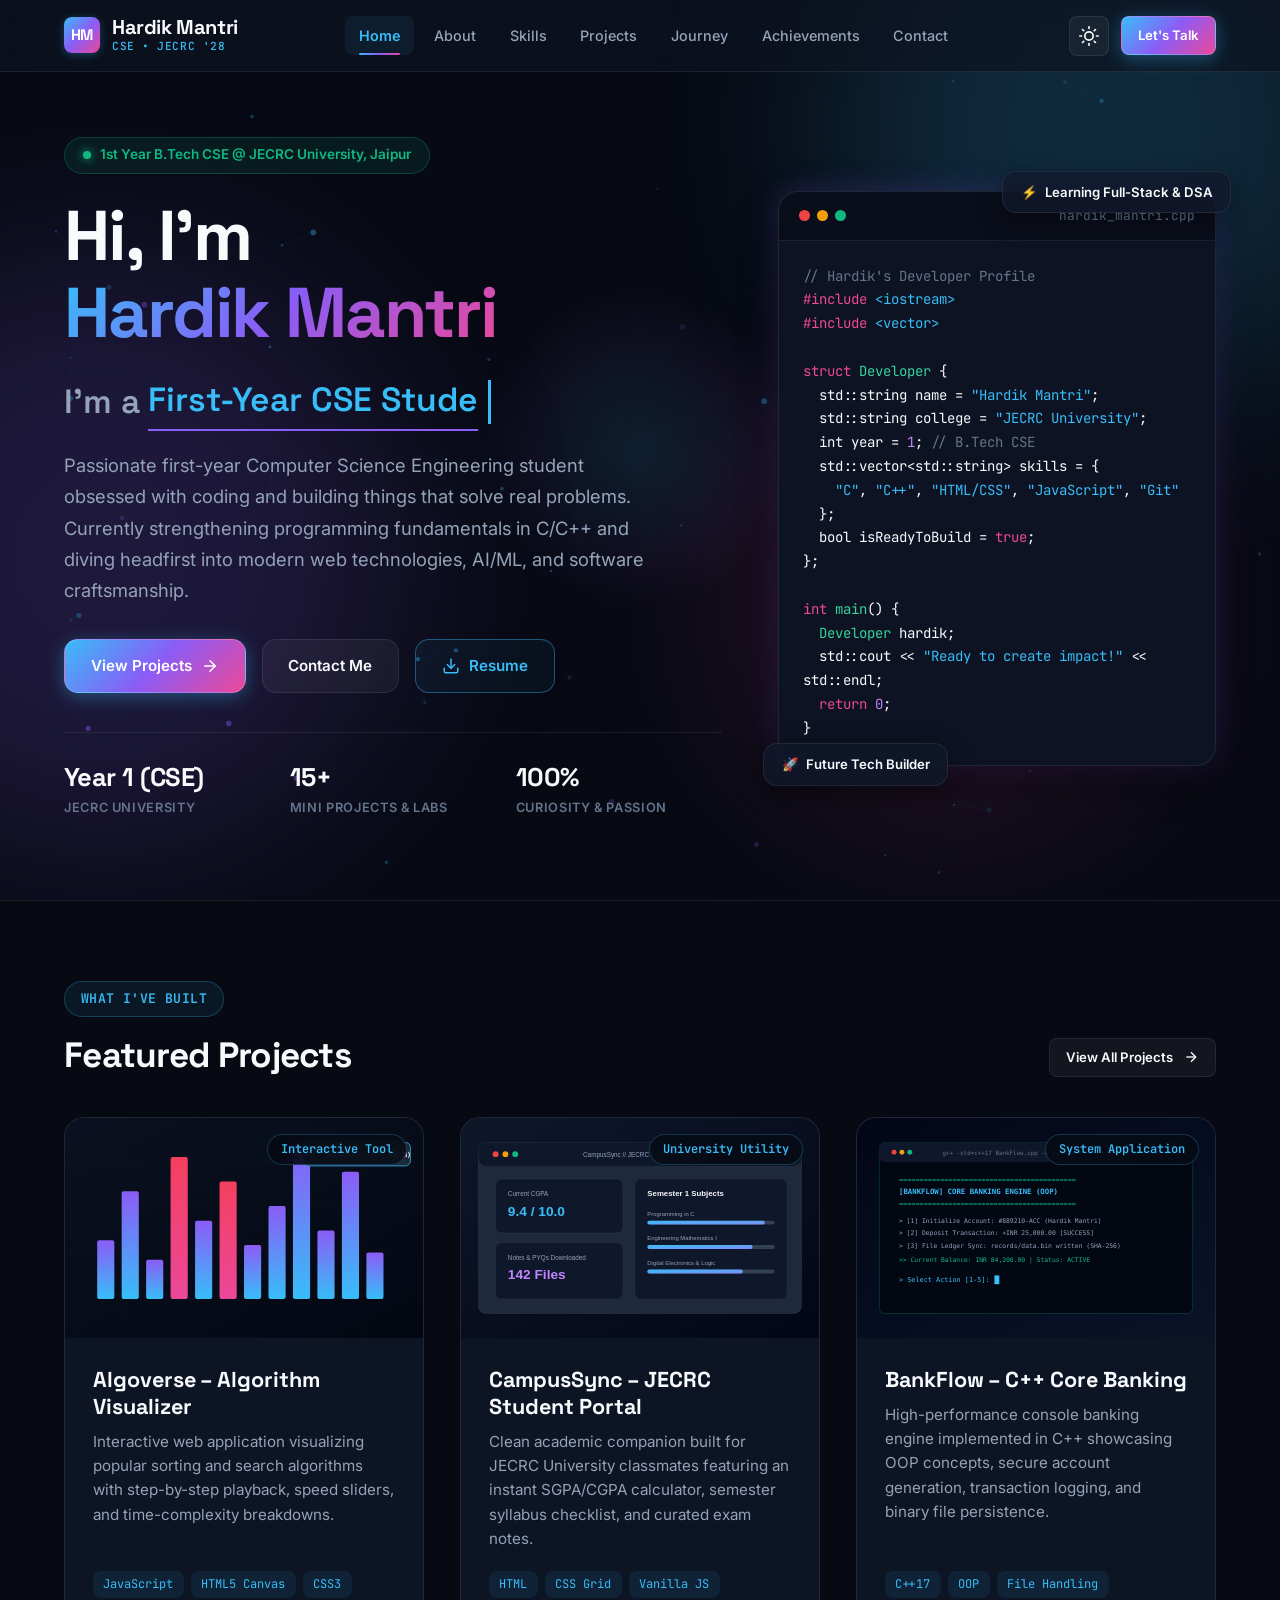
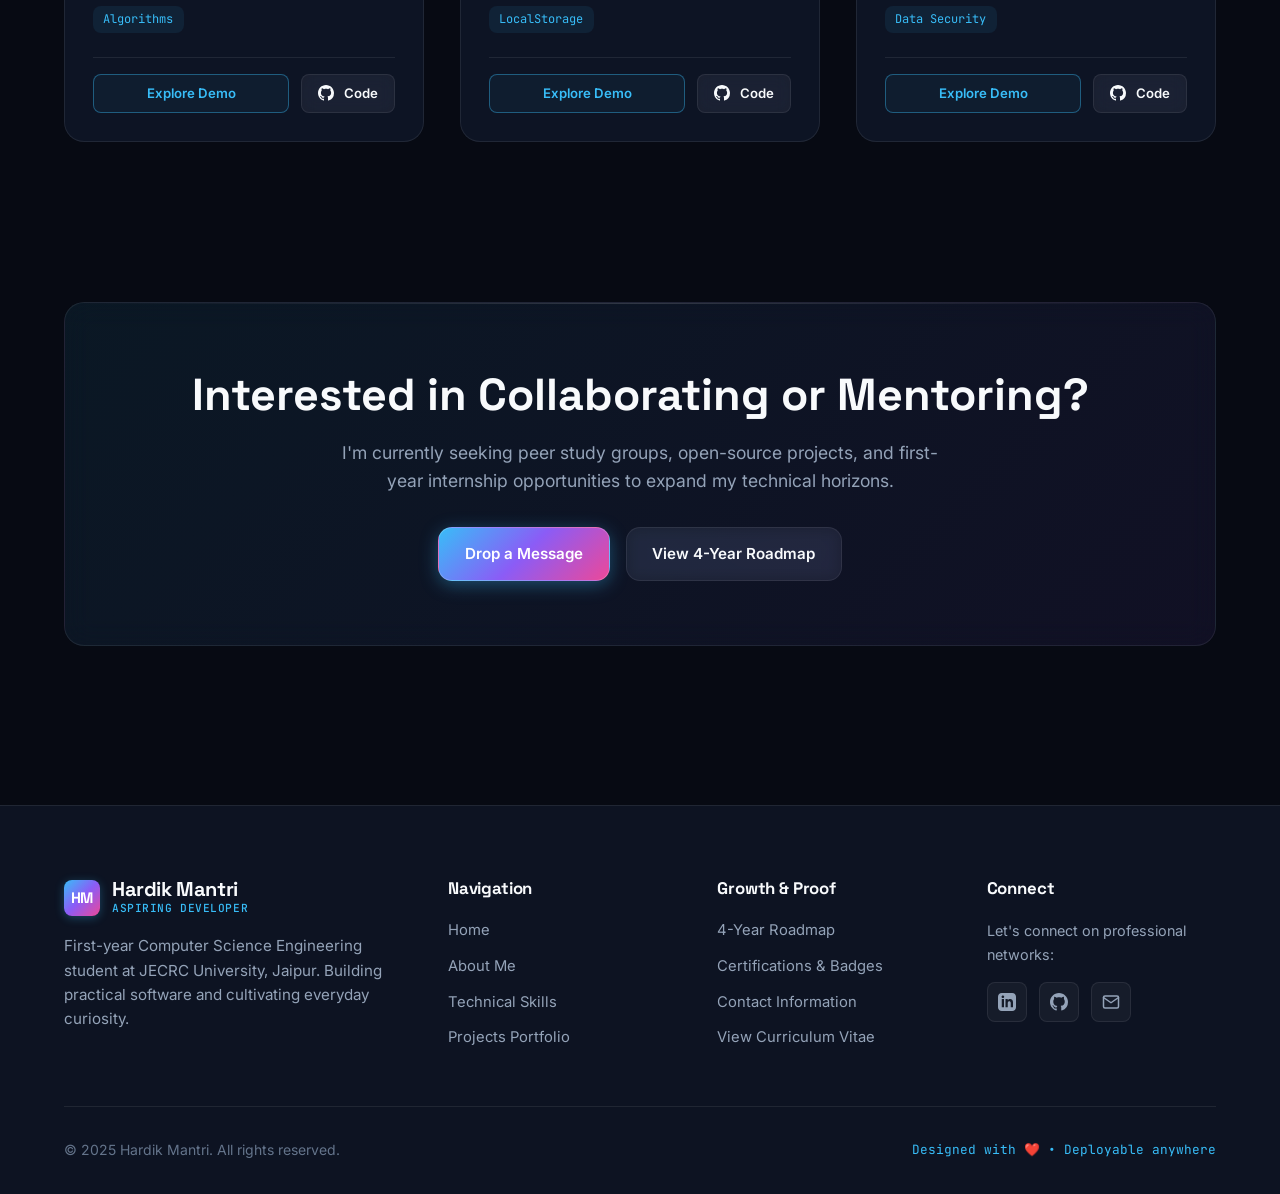
<file: index.html>
<!DOCTYPE html>
<html lang="en" data-theme="dark">
<head>
  <meta charset="UTF-8">
  <meta name="viewport" content="width=device-width, initial-scale=1.0">
  <!-- Primary Meta Tags -->
  <title>Hardik Mantri | Aspiring Developer & CSE Student</title>
  <meta name="title" content="Hardik Mantri | Aspiring Developer & CSE Student">
  <meta name="description" content="Personal portfolio of Hardik Mantri, 1st year B.Tech Computer Science Engineering student at JECRC University, Jaipur. Exploring Web Dev, C++, and AI.">
  <meta name="keywords" content="Hardik Mantri, JECRC University, CSE Student, Portfolio, Web Developer, C++, JavaScript">
  <meta name="author" content="Hardik Mantri">

  <!-- Open Graph / Facebook / LinkedIn -->
  <meta property="og:type" content="website">
  <meta property="og:url" content="https://hardikmantri.dev/">
  <meta property="og:title" content="Hardik Mantri | Aspiring Developer & CSE Student">
  <meta property="og:description" content="Personal portfolio of Hardik Mantri, 1st year B.Tech CSE student at JECRC University, Jaipur.">
  <meta property="og:image" content="assets/project-devfolio.svg">

  <!-- Twitter -->
  <meta property="twitter:card" content="summary_large_image">
  <meta property="twitter:title" content="Hardik Mantri | Aspiring Developer & CSE Student">
  <meta property="twitter:description" content="Personal portfolio of Hardik Mantri, 1st year B.Tech CSE student at JECRC University, Jaipur.">

  <!-- Favicon -->
  <link rel="icon" type="image/svg+xml" href="assets/favicon.svg">

  <!-- Main Stylesheet -->
  <link rel="stylesheet" href="css/style.css">
</head>
<body>

  <!-- Scroll Progress Indicator -->
  <div class="scroll-progress-bar" aria-hidden="true"></div>

  <!-- Custom Glow Cursor Follower -->
  <div class="cursor-glow" aria-hidden="true"></div>

  <!-- Ambient Blurred Glow Elements -->
  <div class="ambient-glow" aria-hidden="true">
    <div class="ambient-orb ambient-orb-1"></div>
    <div class="ambient-orb ambient-orb-2"></div>
    <div class="ambient-orb ambient-orb-3"></div>
  </div>

  <!-- Interactive Particle Background Canvas -->
  <canvas id="bg-canvas" aria-hidden="true"></canvas>

  <!-- ========================================================================
       STICKY NAVBAR (Shared across all pages)
       ======================================================================== -->
  <header class="navbar" id="navbar">
    <div class="container nav-container">
      <!-- Brand Logo -->
      <a href="index.html" class="nav-brand" aria-label="Hardik Mantri Home">
        <span class="brand-badge">HM</span>
        <div class="brand-text">
          <span class="brand-title">Hardik Mantri</span>
          <span class="brand-sub">CSE • JECRC '28</span>
        </div>
      </a>

      <!-- Desktop Navigation Links -->
      <nav class="nav-links" aria-label="Main Navigation">
        <a href="index.html" class="nav-link active">Home</a>
        <a href="about.html" class="nav-link">About</a>
        <a href="skills.html" class="nav-link">Skills</a>
        <a href="projects.html" class="nav-link">Projects</a>
        <a href="journey.html" class="nav-link">Journey</a>
        <a href="achievements.html" class="nav-link">Achievements</a>
        <a href="contact.html" class="nav-link">Contact</a>
      </nav>

      <!-- Actions & Theme Toggle -->
      <div class="nav-actions">
        <button class="theme-toggle-btn" aria-label="Toggle light or dark theme" title="Toggle Theme">
          <!-- Icon injected by JS -->
        </button>

        <a href="contact.html" class="btn btn-primary btn-sm">
          <span>Let's Talk</span>
        </a>

        <!-- Mobile Hamburger Button -->
        <button class="mobile-nav-toggle" aria-label="Toggle navigation menu">
          <span class="hamburger-line"></span>
          <span class="hamburger-line"></span>
          <span class="hamburger-line"></span>
        </button>
      </div>
    </div>
  </header>

  <!-- Mobile Menu Drawer & Overlay -->
  <div class="mobile-nav-overlay" aria-hidden="true"></div>
  <div class="mobile-nav-menu" aria-label="Mobile Navigation">
    <a href="index.html" class="nav-link active">Home</a>
    <a href="about.html" class="nav-link">About</a>
    <a href="skills.html" class="nav-link">Skills</a>
    <a href="projects.html" class="nav-link">Projects</a>
    <a href="journey.html" class="nav-link">Journey</a>
    <a href="achievements.html" class="nav-link">Achievements</a>
    <a href="contact.html" class="nav-link">Contact</a>
    <div style="margin-top: 1rem; padding-top: 1rem; border-top: 1px solid var(--border-color);">
      <a href="assets/Hardik_Mantri_Resume.html" target="_blank" class="btn btn-outline" style="width: 100%;">
        📄 View Resume
      </a>
    </div>
  </div>

  <!-- ========================================================================
       HERO SECTION
       ======================================================================== -->
  <main>
    <section class="hero-section">
      <div class="container hero-grid">
        <!-- Hero Introduction -->
        <div class="hero-content">
          <div class="status-pill reveal-on-scroll">
            <span class="status-dot"></span>
            <span>1st Year B.Tech CSE @ JECRC University, Jaipur</span>
          </div>

          <h1 class="hero-title reveal-on-scroll reveal-delay-1">
            Hi, I'm <br>
            <span class="gradient-text">Hardik Mantri</span>
          </h1>

          <!-- Dynamic Typing Effect -->
          <div class="hero-typewriter reveal-on-scroll reveal-delay-2">
            <span>I'm a </span>
            <span id="typewriter-text" class="typewriter-text"></span>
            <span class="typewriter-cursor" aria-hidden="true"></span>
          </div>

          <p class="hero-bio reveal-on-scroll reveal-delay-3">
            Passionate first-year Computer Science Engineering student obsessed with coding and building things that solve real problems. Currently strengthening programming fundamentals in C/C++ and diving headfirst into modern web technologies, AI/ML, and software craftsmanship.
          </p>

          <!-- Call To Action Buttons -->
          <div class="hero-actions reveal-on-scroll reveal-delay-4">
            <a href="projects.html" class="btn btn-primary">
              <span>View Projects</span>
              <svg viewBox="0 0 24 24" fill="none" stroke="currentColor" stroke-width="2" stroke-linecap="round" stroke-linejoin="round">
                <line x1="5" y1="12" x2="19" y2="12"></line>
                <polyline points="12 5 19 12 12 19"></polyline>
              </svg>
            </a>

            <a href="contact.html" class="btn btn-secondary">
              <span>Contact Me</span>
            </a>

            <a href="assets/Hardik_Mantri_Resume.html" target="_blank" class="btn btn-outline">
              <svg viewBox="0 0 24 24" fill="none" stroke="currentColor" stroke-width="2" stroke-linecap="round" stroke-linejoin="round">
                <path d="M21 15v4a2 2 0 0 1-2 2H5a2 2 0 0 1-2-2v-4"></path>
                <polyline points="7 10 12 15 17 10"></polyline>
                <line x1="12" y1="15" x2="12" y2="3"></line>
              </svg>
              <span>Resume</span>
            </a>
          </div>

          <!-- Hero Quick Stats -->
          <div class="hero-stats-row reveal-on-scroll reveal-delay-4">
            <div class="stat-item">
              <span class="stat-number" data-target="1" data-prefix="Year " data-suffix=" (CSE)">Year 1</span>
              <span class="stat-label">JECRC University</span>
            </div>
            <div class="stat-item">
              <span class="stat-number" data-target="15" data-suffix="+">15+</span>
              <span class="stat-label">Mini Projects & Labs</span>
            </div>
            <div class="stat-item">
              <span class="stat-number" data-target="100" data-suffix="%">100%</span>
              <span class="stat-label">Curiosity & Passion</span>
            </div>
          </div>
        </div>

        <!-- Hero Visual Interactive Mockup Window -->
        <div class="hero-visual-card reveal-on-scroll reveal-delay-2">
          <!-- Floating decorative badges -->
          <div class="floating-badge badge-top">
            <span style="color: #38bdf8;">⚡</span>
            <span>Learning Full-Stack &amp; DSA</span>
          </div>

          <div class="code-mockup-window">
            <div class="window-header">
              <div class="window-dots">
                <span class="dot dot-red"></span>
                <span class="dot dot-yellow"></span>
                <span class="dot dot-green"></span>
              </div>
              <span class="window-title">hardik_mantri.cpp</span>
            </div>

            <div class="code-mockup-body">
              <p><span class="code-comment">// Hardik's Developer Profile</span></p>
              <p><span class="code-keyword">#include</span> <span class="code-string">&lt;iostream&gt;</span></p>
              <p><span class="code-keyword">#include</span> <span class="code-string">&lt;vector&gt;</span></p>
              <br>
              <p><span class="code-keyword">struct</span> <span class="code-func">Developer</span> {</p>
              <p>&nbsp;&nbsp;<span class="code-var">std::string</span> name = <span class="code-string">"Hardik Mantri"</span>;</p>
              <p>&nbsp;&nbsp;<span class="code-var">std::string</span> college = <span class="code-string">"JECRC University"</span>;</p>
              <p>&nbsp;&nbsp;<span class="code-var">int</span> year = <span class="code-prop">1</span>; <span class="code-comment">// B.Tech CSE</span></p>
              <p>&nbsp;&nbsp;<span class="code-var">std::vector</span>&lt;<span class="code-var">std::string</span>&gt; skills = {</p>
              <p>&nbsp;&nbsp;&nbsp;&nbsp;<span class="code-string">"C"</span>, <span class="code-string">"C++"</span>, <span class="code-string">"HTML/CSS"</span>, <span class="code-string">"JavaScript"</span>, <span class="code-string">"Git"</span></p>
              <p>&nbsp;&nbsp;};</p>
              <p>&nbsp;&nbsp;<span class="code-var">bool</span> isReadyToBuild = <span class="code-keyword">true</span>;</p>
              <p>};</p>
              <br>
              <p><span class="code-keyword">int</span> <span class="code-func">main</span>() {</p>
              <p>&nbsp;&nbsp;<span class="code-func">Developer</span> hardik;</p>
              <p>&nbsp;&nbsp;<span class="code-var">std::cout</span> &lt;&lt; <span class="code-string">"Ready to create impact!"</span> &lt;&lt; std::endl;</p>
              <p>&nbsp;&nbsp;<span class="code-keyword">return</span> <span class="code-prop">0</span>;</p>
              <p>}</p>
            </div>
          </div>

          <div class="floating-badge badge-bottom">
            <span style="color: #10b981;">🚀</span>
            <span>Future Tech Builder</span>
          </div>
        </div>
      </div>
    </section>

    <!-- ========================================================================
         FEATURED PREVIEW SECTION (Home Highlights)
         ======================================================================== -->
    <section class="section-padding" style="border-top: 1px solid var(--border-color);">
      <div class="container">
        <div style="display: flex; justify-content: space-between; align-items: flex-end; margin-bottom: 2.5rem; flex-wrap: gap;">
          <div>
            <div class="page-badge">What I've Built</div>
            <h2 style="font-size: 2.2rem; letter-spacing: -0.02em;">Featured Projects</h2>
          </div>
          <a href="projects.html" class="btn btn-secondary btn-sm">
            <span>View All Projects</span>
            <svg viewBox="0 0 24 24" fill="none" stroke="currentColor" stroke-width="2" style="width:16px;height:16px;">
              <line x1="5" y1="12" x2="19" y2="12"></line>
              <polyline points="12 5 19 12 12 19"></polyline>
            </svg>
          </a>
        </div>

        <div class="projects-grid">
          <!-- Featured Card 1 -->
          <div class="glass-card project-card reveal-on-scroll">
            <div class="project-image-box">
              <img src="assets/project-algoverse.svg" alt="Algoverse Project Preview" class="project-preview-svg" loading="lazy">
              <span class="project-badge-overlay">Interactive Tool</span>
            </div>
            <div class="project-content">
              <h3 class="project-title">Algoverse – Algorithm Visualizer</h3>
              <p class="project-desc">
                Interactive web application visualizing popular sorting and search algorithms with step-by-step playback, speed sliders, and time-complexity breakdowns.
              </p>
              <div class="project-tags">
                <span class="project-tag">JavaScript</span>
                <span class="project-tag">HTML5 Canvas</span>
                <span class="project-tag">CSS3</span>
                <span class="project-tag">Algorithms</span>
              </div>
              <div class="project-actions">
                <a href="projects.html" class="btn btn-outline btn-sm" style="flex:1;">
                  <span>Explore Demo</span>
                </a>
                <a href="https://github.com" target="_blank" rel="noopener noreferrer" class="btn btn-secondary btn-sm" title="GitHub Repository">
                  <svg viewBox="0 0 24 24" fill="currentColor" style="width:16px;height:16px;">
                    <path d="M12 0C5.37 0 0 5.37 0 12c0 5.31 3.435 9.795 8.205 11.385.6.105.825-.255.825-.57 0-.285-.015-1.23-.015-2.235-3.015.555-3.795-.735-4.035-1.41-.135-.345-.72-1.41-1.23-1.695-.42-.225-1.02-.78-.015-.795.945-.015 1.62.87 1.845 1.23 1.08 1.815 2.805 1.305 3.495.99.105-.78.42-1.305.765-1.605-2.67-.3-5.46-1.335-5.46-5.925 0-1.305.465-2.385 1.23-3.225-.12-.3-.54-1.53.12-3.18 0 0 1.005-.315 3.3 1.23.96-.27 1.98-.405 3-.405s2.04.135 3 .405c2.295-1.56 3.3-1.23 3.3-1.23.66 1.65.24 2.88.12 3.18.765.84 1.23 1.905 1.23 3.225 0 4.605-2.805 5.625-5.475 5.925.435.375.81 1.095.81 2.22 0 1.605-.015 2.895-.015 3.3 0 .315.225.69.825.57A12.02 12.02 0 0024 12c0-6.63-5.37-12-12-12z"/>
                  </svg>
                  <span>Code</span>
                </a>
              </div>
            </div>
          </div>

          <!-- Featured Card 2 -->
          <div class="glass-card project-card reveal-on-scroll reveal-delay-1">
            <div class="project-image-box">
              <img src="assets/project-campussync.svg" alt="CampusSync Project Preview" class="project-preview-svg" loading="lazy">
              <span class="project-badge-overlay">University Utility</span>
            </div>
            <div class="project-content">
              <h3 class="project-title">CampusSync – JECRC Student Portal</h3>
              <p class="project-desc">
                Clean academic companion built for JECRC University classmates featuring an instant SGPA/CGPA calculator, semester syllabus checklist, and curated exam notes.
              </p>
              <div class="project-tags">
                <span class="project-tag">HTML</span>
                <span class="project-tag">CSS Grid</span>
                <span class="project-tag">Vanilla JS</span>
                <span class="project-tag">LocalStorage</span>
              </div>
              <div class="project-actions">
                <a href="projects.html" class="btn btn-outline btn-sm" style="flex:1;">
                  <span>Explore Demo</span>
                </a>
                <a href="https://github.com" target="_blank" rel="noopener noreferrer" class="btn btn-secondary btn-sm" title="GitHub Repository">
                  <svg viewBox="0 0 24 24" fill="currentColor" style="width:16px;height:16px;">
                    <path d="M12 0C5.37 0 0 5.37 0 12c0 5.31 3.435 9.795 8.205 11.385.6.105.825-.255.825-.57 0-.285-.015-1.23-.015-2.235-3.015.555-3.795-.735-4.035-1.41-.135-.345-.72-1.41-1.23-1.695-.42-.225-1.02-.78-.015-.795.945-.015 1.62.87 1.845 1.23 1.08 1.815 2.805 1.305 3.495.99.105-.78.42-1.305.765-1.605-2.67-.3-5.46-1.335-5.46-5.925 0-1.305.465-2.385 1.23-3.225-.12-.3-.54-1.53.12-3.18 0 0 1.005-.315 3.3 1.23.96-.27 1.98-.405 3-.405s2.04.135 3 .405c2.295-1.56 3.3-1.23 3.3-1.23.66 1.65.24 2.88.12 3.18.765.84 1.23 1.905 1.23 3.225 0 4.605-2.805 5.625-5.475 5.925.435.375.81 1.095.81 2.22 0 1.605-.015 2.895-.015 3.3 0 .315.225.69.825.57A12.02 12.02 0 0024 12c0-6.63-5.37-12-12-12z"/>
                  </svg>
                  <span>Code</span>
                </a>
              </div>
            </div>
          </div>

          <!-- Featured Card 3 -->
          <div class="glass-card project-card reveal-on-scroll reveal-delay-2">
            <div class="project-image-box">
              <img src="assets/project-bankflow.svg" alt="BankFlow Project Preview" class="project-preview-svg" loading="lazy">
              <span class="project-badge-overlay">System Application</span>
            </div>
            <div class="project-content">
              <h3 class="project-title">BankFlow – C++ Core Banking</h3>
              <p class="project-desc">
                High-performance console banking engine implemented in C++ showcasing OOP concepts, secure account generation, transaction logging, and binary file persistence.
              </p>
              <div class="project-tags">
                <span class="project-tag">C++17</span>
                <span class="project-tag">OOP</span>
                <span class="project-tag">File Handling</span>
                <span class="project-tag">Data Security</span>
              </div>
              <div class="project-actions">
                <a href="projects.html" class="btn btn-outline btn-sm" style="flex:1;">
                  <span>Explore Demo</span>
                </a>
                <a href="https://github.com" target="_blank" rel="noopener noreferrer" class="btn btn-secondary btn-sm" title="GitHub Repository">
                  <svg viewBox="0 0 24 24" fill="currentColor" style="width:16px;height:16px;">
                    <path d="M12 0C5.37 0 0 5.37 0 12c0 5.31 3.435 9.795 8.205 11.385.6.105.825-.255.825-.57 0-.285-.015-1.23-.015-2.235-3.015.555-3.795-.735-4.035-1.41-.135-.345-.72-1.41-1.23-1.695-.42-.225-1.02-.78-.015-.795.945-.015 1.62.87 1.845 1.23 1.08 1.815 2.805 1.305 3.495.99.105-.78.42-1.305.765-1.605-2.67-.3-5.46-1.335-5.46-5.925 0-1.305.465-2.385 1.23-3.225-.12-.3-.54-1.53.12-3.18 0 0 1.005-.315 3.3 1.23.96-.27 1.98-.405 3-.405s2.04.135 3 .405c2.295-1.56 3.3-1.23 3.3-1.23.66 1.65.24 2.88.12 3.18.765.84 1.23 1.905 1.23 3.225 0 4.605-2.805 5.625-5.475 5.925.435.375.81 1.095.81 2.22 0 1.605-.015 2.895-.015 3.3 0 .315.225.69.825.57A12.02 12.02 0 0024 12c0-6.63-5.37-12-12-12z"/>
                  </svg>
                  <span>Code</span>
                </a>
              </div>
            </div>
          </div>
        </div>
      </div>
    </section>

    <!-- ========================================================================
         CALL TO ACTION BANNER
         ======================================================================== -->
    <section class="section-padding">
      <div class="container">
        <div class="glass-card reveal-on-scroll" style="text-align: center; padding: 4rem 2rem; background: linear-gradient(135deg, rgba(56, 189, 248, 0.08) 0%, rgba(139, 92, 246, 0.08) 100%);">
          <h2 style="font-size: clamp(1.8rem, 4vw, 2.8rem); margin-bottom: 1rem;">
            Interested in Collaborating or Mentoring?
          </h2>
          <p style="color: var(--text-secondary); max-width: 600px; margin: 0 auto 2rem; font-size: 1.1rem;">
            I'm currently seeking peer study groups, open-source projects, and first-year internship opportunities to expand my technical horizons.
          </p>
          <div style="display: flex; gap: 1rem; justify-content: center; flex-wrap: wrap;">
            <a href="contact.html" class="btn btn-primary">
              <span>Drop a Message</span>
            </a>
            <a href="journey.html" class="btn btn-secondary">
              <span>View 4-Year Roadmap</span>
            </a>
          </div>
        </div>
      </div>
    </section>
  </main>

  <!-- ========================================================================
       SHARED FOOTER (With Quick Links & Socials)
       ======================================================================== -->
  <footer class="footer">
    <div class="container">
      <div class="footer-grid">
        <div>
          <a href="index.html" class="nav-brand" style="margin-bottom: 0.75rem;">
            <span class="brand-badge">HM</span>
            <div class="brand-text">
              <span class="brand-title">Hardik Mantri</span>
              <span class="brand-sub">Aspiring Developer</span>
            </div>
          </a>
          <p class="footer-brand-desc">
            First-year Computer Science Engineering student at JECRC University, Jaipur. Building practical software and cultivating everyday curiosity.
          </p>
        </div>

        <div>
          <h4 class="footer-heading">Navigation</h4>
          <div class="footer-links">
            <a href="index.html" class="footer-link">Home</a>
            <a href="about.html" class="footer-link">About Me</a>
            <a href="skills.html" class="footer-link">Technical Skills</a>
            <a href="projects.html" class="footer-link">Projects Portfolio</a>
          </div>
        </div>

        <div>
          <h4 class="footer-heading">Growth &amp; Proof</h4>
          <div class="footer-links">
            <a href="journey.html" class="footer-link">4-Year Roadmap</a>
            <a href="achievements.html" class="footer-link">Certifications &amp; Badges</a>
            <a href="contact.html" class="footer-link">Contact Information</a>
            <a href="assets/Hardik_Mantri_Resume.html" target="_blank" class="footer-link">View Curriculum Vitae</a>
          </div>
        </div>

        <div>
          <h4 class="footer-heading">Connect</h4>
          <p style="color: var(--text-secondary); font-size: 0.9rem; margin-bottom: 1rem;">
            Let's connect on professional networks:
          </p>
          <div class="social-icons-row">
            <!-- LinkedIn -->
            <a href="https://linkedin.com" target="_blank" rel="noopener noreferrer" class="social-icon-btn" aria-label="LinkedIn" title="LinkedIn">
              <svg viewBox="0 0 24 24" fill="currentColor">
                <path d="M19 0h-14c-2.761 0-5 2.239-5 5v14c0 2.761 2.239 5 5 5h14c2.762 0 5-2.239 5-5v-14c0-2.761-2.238-5-5-5zm-11 19h-3v-11h3v11zm-1.5-12.268c-.966 0-1.75-.79-1.75-1.764s.784-1.764 1.75-1.764 1.75.79 1.75 1.764-.783 1.764-1.75 1.764zm13.5 12.268h-3v-5.604c0-3.368-4-3.113-4 0v5.604h-3v-11h3v1.765c1.396-2.586 7-2.777 7 2.476v6.759z"/>
              </svg>
            </a>
            <!-- GitHub -->
            <a href="https://github.com" target="_blank" rel="noopener noreferrer" class="social-icon-btn" aria-label="GitHub" title="GitHub">
              <svg viewBox="0 0 24 24" fill="currentColor">
                <path d="M12 0C5.37 0 0 5.37 0 12c0 5.31 3.435 9.795 8.205 11.385.6.105.825-.255.825-.57 0-.285-.015-1.23-.015-2.235-3.015.555-3.795-.735-4.035-1.41-.135-.345-.72-1.41-1.23-1.695-.42-.225-1.02-.78-.015-.795.945-.015 1.62.87 1.845 1.23 1.08 1.815 2.805 1.305 3.495.99.105-.78.42-1.305.765-1.605-2.67-.3-5.46-1.335-5.46-5.925 0-1.305.465-2.385 1.23-3.225-.12-.3-.54-1.53.12-3.18 0 0 1.005-.315 3.3 1.23.96-.27 1.98-.405 3-.405s2.04.135 3 .405c2.295-1.56 3.3-1.23 3.3-1.23.66 1.65.24 2.88.12 3.18.765.84 1.23 1.905 1.23 3.225 0 4.605-2.805 5.625-5.475 5.925.435.375.81 1.095.81 2.22 0 1.605-.015 2.895-.015 3.3 0 .315.225.69.825.57A12.02 12.02 0 0024 12c0-6.63-5.37-12-12-12z"/>
              </svg>
            </a>
            <!-- Email -->
            <a href="mailto:hardikmantri.dev@gmail.com" class="social-icon-btn" aria-label="Email" title="Email">
              <svg viewBox="0 0 24 24" fill="none" stroke="currentColor" stroke-width="2" stroke-linecap="round" stroke-linejoin="round">
                <path d="M4 4h16c1.1 0 2 .9 2 2v12c0 1.1-.9 2-2 2H4c-1.1 0-2-.9-2-2V6c0-1.1.9-2 2-2z"></path>
                <polyline points="22,6 12,13 2,6"></polyline>
              </svg>
            </a>
          </div>
        </div>
      </div>

      <div class="footer-bottom">
        <div>
          © <span id="current-year">2025</span> Hardik Mantri. All rights reserved.
        </div>
        <div style="font-family: var(--font-mono); font-size: 0.8rem; color: var(--accent-cyan);">
          Designed with ❤️ • Deployable anywhere
        </div>
      </div>
    </div>
  </footer>

  <!-- Back To Top Button -->
  <button class="back-to-top" aria-label="Scroll back to top" title="Back to top">
    <svg viewBox="0 0 24 24" fill="none" stroke="currentColor" stroke-width="2.5" stroke-linecap="round" stroke-linejoin="round" style="width:20px;height:20px;">
      <polyline points="18 15 12 9 6 15"></polyline>
    </svg>
  </button>

  <!-- Core JavaScript -->
  <script src="js/main.js"></script>

  <!-- Botpress Chatbot -->
  <script src="https://cdn.botpress.cloud/webchat/v5.0/inject.js"></script>
  <script src="https://files.bpcontent.cloud/2026/10/13/17/20261013171355-VX7WZBBA.js" defer></script>
</body>
</html>
</file>
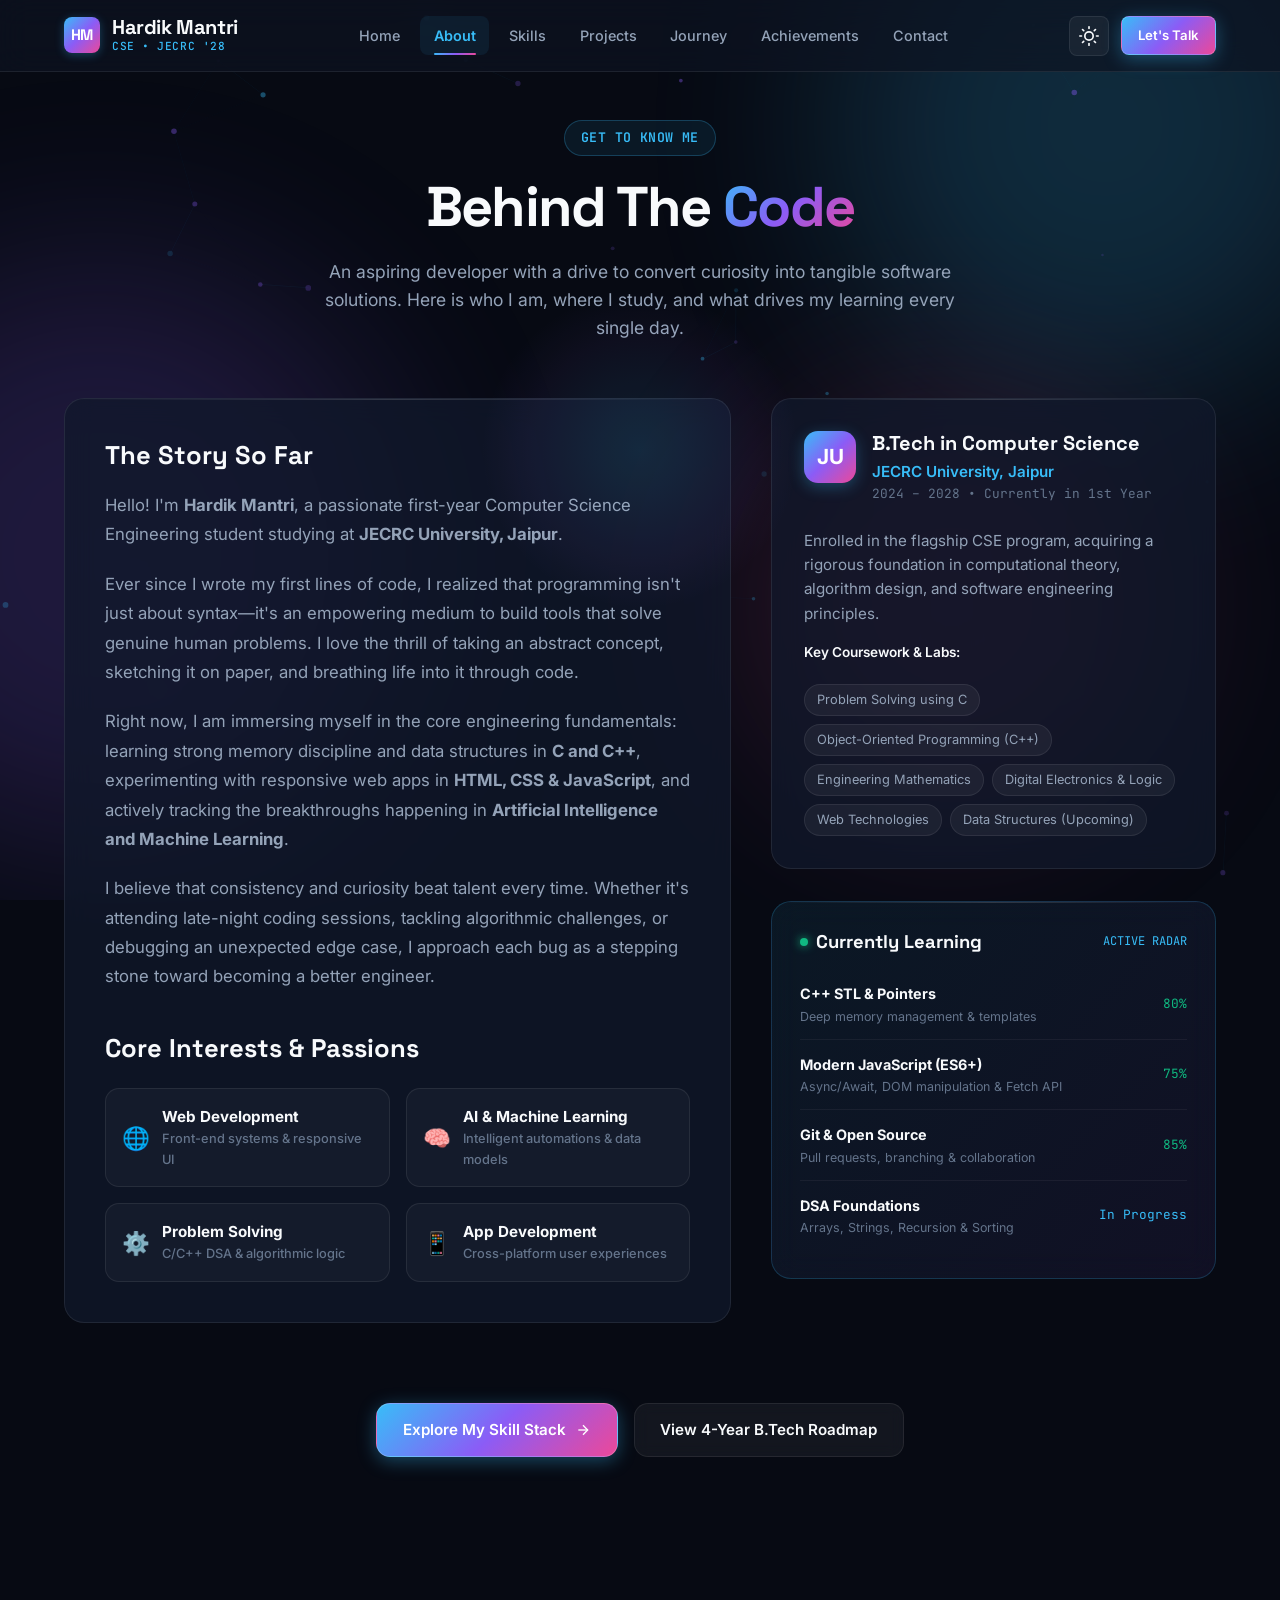
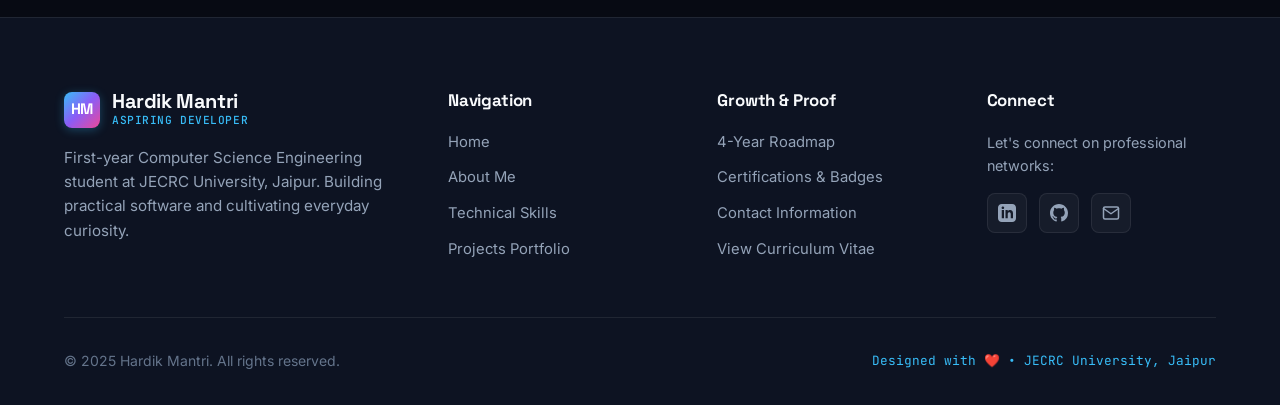
<file: about.html>
<!DOCTYPE html>
<html lang="en" data-theme="dark">
<head>
  <meta charset="UTF-8">
  <meta name="viewport" content="width=device-width, initial-scale=1.0">
  <title>About Me | Hardik Mantri - B.Tech CSE Student</title>
  <meta name="title" content="About Me | Hardik Mantri - B.Tech CSE Student">
  <meta name="description" content="Discover Hardik Mantri's journey as a first-year Computer Science Engineering student at JECRC University, Jaipur. Background, education, and passions.">
  <meta name="author" content="Hardik Mantri">

  <!-- Open Graph -->
  <meta property="og:type" content="website">
  <meta property="og:url" content="https://hardikmantri.dev/about.html">
  <meta property="og:title" content="About Me | Hardik Mantri">
  <meta property="og:description" content="First-year CSE student at JECRC University, Jaipur. Curious learner and future tech builder.">

  <!-- Favicon -->
  <link rel="icon" type="image/svg+xml" href="assets/favicon.svg">

  <!-- Main Stylesheet -->
  <link rel="stylesheet" href="css/style.css">
</head>
<body>

  <!-- Scroll Progress Indicator -->
  <div class="scroll-progress-bar" aria-hidden="true"></div>
  <div class="cursor-glow" aria-hidden="true"></div>

  <!-- Ambient Blurred Glow Elements -->
  <div class="ambient-glow" aria-hidden="true">
    <div class="ambient-orb ambient-orb-1"></div>
    <div class="ambient-orb ambient-orb-2"></div>
    <div class="ambient-orb ambient-orb-3"></div>
  </div>

  <canvas id="bg-canvas" aria-hidden="true"></canvas>

  <!-- ========================================================================
       STICKY NAVBAR
       ======================================================================== -->
  <header class="navbar" id="navbar">
    <div class="container nav-container">
      <a href="index.html" class="nav-brand" aria-label="Hardik Mantri Home">
        <span class="brand-badge">HM</span>
        <div class="brand-text">
          <span class="brand-title">Hardik Mantri</span>
          <span class="brand-sub">CSE • JECRC '28</span>
        </div>
      </a>

      <nav class="nav-links" aria-label="Main Navigation">
        <a href="index.html" class="nav-link">Home</a>
        <a href="about.html" class="nav-link active">About</a>
        <a href="skills.html" class="nav-link">Skills</a>
        <a href="projects.html" class="nav-link">Projects</a>
        <a href="journey.html" class="nav-link">Journey</a>
        <a href="achievements.html" class="nav-link">Achievements</a>
        <a href="contact.html" class="nav-link">Contact</a>
      </nav>

      <div class="nav-actions">
        <button class="theme-toggle-btn" aria-label="Toggle light or dark theme" title="Toggle Theme"></button>
        <a href="contact.html" class="btn btn-primary btn-sm">
          <span>Let's Talk</span>
        </a>
        <button class="mobile-nav-toggle" aria-label="Toggle navigation menu">
          <span class="hamburger-line"></span>
          <span class="hamburger-line"></span>
          <span class="hamburger-line"></span>
        </button>
      </div>
    </div>
  </header>

  <!-- Mobile Menu Drawer -->
  <div class="mobile-nav-overlay" aria-hidden="true"></div>
  <div class="mobile-nav-menu" aria-label="Mobile Navigation">
    <a href="index.html" class="nav-link">Home</a>
    <a href="about.html" class="nav-link active">About</a>
    <a href="skills.html" class="nav-link">Skills</a>
    <a href="projects.html" class="nav-link">Projects</a>
    <a href="journey.html" class="nav-link">Journey</a>
    <a href="achievements.html" class="nav-link">Achievements</a>
    <a href="contact.html" class="nav-link">Contact</a>
    <div style="margin-top: 1rem; padding-top: 1rem; border-top: 1px solid var(--border-color);">
      <a href="assets/Hardik_Mantri_Resume.html" target="_blank" class="btn btn-outline" style="width: 100%;">
        📄 View Resume
      </a>
    </div>
  </div>

  <!-- ========================================================================
       PAGE HEADER
       ======================================================================== -->
  <main>
    <div class="page-header">
      <div class="container">
        <div class="page-badge reveal-on-scroll">Get To Know Me</div>
        <h1 class="page-title reveal-on-scroll reveal-delay-1">
          Behind The <span class="gradient-text">Code</span>
        </h1>
        <p class="page-description reveal-on-scroll reveal-delay-2">
          An aspiring developer with a drive to convert curiosity into tangible software solutions. Here is who I am, where I study, and what drives my learning every single day.
        </p>
      </div>
    </div>

    <!-- ========================================================================
         MAIN ABOUT GRID
         ======================================================================== -->
    <section class="section-padding" style="padding-top: 0;">
      <div class="container about-grid">
        <!-- Story Column -->
        <div class="glass-card about-story-card reveal-on-scroll">
          <h3>The Story So Far</h3>
          <p>
            Hello! I'm <strong>Hardik Mantri</strong>, a passionate first-year Computer Science Engineering student studying at <strong>JECRC University, Jaipur</strong>.
          </p>
          <p>
            Ever since I wrote my first lines of code, I realized that programming isn't just about syntax—it's an empowering medium to build tools that solve genuine human problems. I love the thrill of taking an abstract concept, sketching it on paper, and breathing life into it through code.
          </p>
          <p>
            Right now, I am immersing myself in the core engineering fundamentals: learning strong memory discipline and data structures in <strong>C and C++</strong>, experimenting with responsive web apps in <strong>HTML, CSS &amp; JavaScript</strong>, and actively tracking the breakthroughs happening in <strong>Artificial Intelligence and Machine Learning</strong>.
          </p>
          <p>
            I believe that consistency and curiosity beat talent every time. Whether it's attending late-night coding sessions, tackling algorithmic challenges, or debugging an unexpected edge case, I approach each bug as a stepping stone toward becoming a better engineer.
          </p>

          <h3 style="margin-top: 2.5rem; margin-bottom: 1.25rem;">Core Interests &amp; Passions</h3>
          <div class="interests-grid">
            <div class="interest-pill">
              <span class="interest-icon">🌐</span>
              <div>
                <strong>Web Development</strong>
                <div style="font-size: 0.8rem; color: var(--text-muted);">Front-end systems &amp; responsive UI</div>
              </div>
            </div>

            <div class="interest-pill">
              <span class="interest-icon">🧠</span>
              <div>
                <strong>AI &amp; Machine Learning</strong>
                <div style="font-size: 0.8rem; color: var(--text-muted);">Intelligent automations &amp; data models</div>
              </div>
            </div>

            <div class="interest-pill">
              <span class="interest-icon">⚙️</span>
              <div>
                <strong>Problem Solving</strong>
                <div style="font-size: 0.8rem; color: var(--text-muted);">C/C++ DSA &amp; algorithmic logic</div>
              </div>
            </div>

            <div class="interest-pill">
              <span class="interest-icon">📱</span>
              <div>
                <strong>App Development</strong>
                <div style="font-size: 0.8rem; color: var(--text-muted);">Cross-platform user experiences</div>
              </div>
            </div>
          </div>
        </div>

        <!-- Sidebar / Education Card & Live Radar -->
        <div class="about-sidebar">
          <!-- Education Card -->
          <div class="glass-card education-card reveal-on-scroll reveal-delay-1">
            <div class="education-header">
              <div class="education-logo-badge">JU</div>
              <div>
                <h3 class="education-title">B.Tech in Computer Science</h3>
                <div class="education-place">JECRC University, Jaipur</div>
                <div class="education-date">2024 – 2028 • Currently in 1st Year</div>
              </div>
            </div>

            <p style="color: var(--text-secondary); font-size: 0.95rem; margin-bottom: 0.75rem;">
              Enrolled in the flagship CSE program, acquiring a rigorous foundation in computational theory, algorithm design, and software engineering principles.
            </p>

            <div style="font-size: 0.85rem; font-weight: 600; color: var(--text-primary); margin-top: 1rem;">
              Key Coursework &amp; Labs:
            </div>
            <div class="coursework-tags">
              <span class="tag">Problem Solving using C</span>
              <span class="tag">Object-Oriented Programming (C++)</span>
              <span class="tag">Engineering Mathematics</span>
              <span class="tag">Digital Electronics &amp; Logic</span>
              <span class="tag">Web Technologies</span>
              <span class="tag">Data Structures (Upcoming)</span>
            </div>
          </div>

          <!-- Live Now Learning Radar Card -->
          <div class="glass-card now-learning-box reveal-on-scroll reveal-delay-2">
            <div style="display: flex; align-items: center; justify-content: space-between; margin-bottom: 1rem;">
              <h4 style="font-size: 1.15rem; display: flex; align-items: center; gap: 0.5rem;">
                <span class="status-dot"></span>
                <span>Currently Learning</span>
              </h4>
              <span style="font-family: var(--font-mono); font-size: 0.75rem; color: var(--accent-cyan);">ACTIVE RADAR</span>
            </div>

            <div class="learning-item">
              <div>
                <strong style="font-size: 0.9rem;">C++ STL &amp; Pointers</strong>
                <div style="font-size: 0.78rem; color: var(--text-muted);">Deep memory management &amp; templates</div>
              </div>
              <span style="font-family: var(--font-mono); font-size: 0.8rem; color: var(--accent-emerald);">80%</span>
            </div>

            <div class="learning-item">
              <div>
                <strong style="font-size: 0.9rem;">Modern JavaScript (ES6+)</strong>
                <div style="font-size: 0.78rem; color: var(--text-muted);">Async/Await, DOM manipulation &amp; Fetch API</div>
              </div>
              <span style="font-family: var(--font-mono); font-size: 0.8rem; color: var(--accent-emerald);">75%</span>
            </div>

            <div class="learning-item">
              <div>
                <strong style="font-size: 0.9rem;">Git &amp; Open Source</strong>
                <div style="font-size: 0.78rem; color: var(--text-muted);">Pull requests, branching &amp; collaboration</div>
              </div>
              <span style="font-family: var(--font-mono); font-size: 0.8rem; color: var(--accent-emerald);">85%</span>
            </div>

            <div class="learning-item">
              <div>
                <strong style="font-size: 0.9rem;">DSA Foundations</strong>
                <div style="font-size: 0.78rem; color: var(--text-muted);">Arrays, Strings, Recursion &amp; Sorting</div>
              </div>
              <span style="font-family: var(--font-mono); font-size: 0.8rem; color: var(--accent-cyan);">In Progress</span>
            </div>
          </div>
        </div>
      </div>
    </section>

    <!-- Quick Navigation Callout -->
    <section class="section-padding" style="padding-top: 0;">
      <div class="container" style="text-align: center;">
        <div style="display: flex; gap: 1rem; justify-content: center; flex-wrap: wrap;">
          <a href="skills.html" class="btn btn-primary">
            <span>Explore My Skill Stack</span>
            <svg viewBox="0 0 24 24" fill="none" stroke="currentColor" stroke-width="2" style="width:16px;height:16px;">
              <line x1="5" y1="12" x2="19" y2="12"></line>
              <polyline points="12 5 19 12 12 19"></polyline>
            </svg>
          </a>
          <a href="journey.html" class="btn btn-secondary">
            <span>View 4-Year B.Tech Roadmap</span>
          </a>
        </div>
      </div>
    </section>
  </main>

  <!-- ========================================================================
       SHARED FOOTER
       ======================================================================== -->
  <footer class="footer">
    <div class="container">
      <div class="footer-grid">
        <div>
          <a href="index.html" class="nav-brand" style="margin-bottom: 0.75rem;">
            <span class="brand-badge">HM</span>
            <div class="brand-text">
              <span class="brand-title">Hardik Mantri</span>
              <span class="brand-sub">Aspiring Developer</span>
            </div>
          </a>
          <p class="footer-brand-desc">
            First-year Computer Science Engineering student at JECRC University, Jaipur. Building practical software and cultivating everyday curiosity.
          </p>
        </div>

        <div>
          <h4 class="footer-heading">Navigation</h4>
          <div class="footer-links">
            <a href="index.html" class="footer-link">Home</a>
            <a href="about.html" class="footer-link">About Me</a>
            <a href="skills.html" class="footer-link">Technical Skills</a>
            <a href="projects.html" class="footer-link">Projects Portfolio</a>
          </div>
        </div>

        <div>
          <h4 class="footer-heading">Growth &amp; Proof</h4>
          <div class="footer-links">
            <a href="journey.html" class="footer-link">4-Year Roadmap</a>
            <a href="achievements.html" class="footer-link">Certifications &amp; Badges</a>
            <a href="contact.html" class="footer-link">Contact Information</a>
            <a href="assets/Hardik_Mantri_Resume.html" target="_blank" class="footer-link">View Curriculum Vitae</a>
          </div>
        </div>

        <div>
          <h4 class="footer-heading">Connect</h4>
          <p style="color: var(--text-secondary); font-size: 0.9rem; margin-bottom: 1rem;">
            Let's connect on professional networks:
          </p>
          <div class="social-icons-row">
            <a href="https://linkedin.com" target="_blank" rel="noopener noreferrer" class="social-icon-btn" aria-label="LinkedIn" title="LinkedIn">
              <svg viewBox="0 0 24 24" fill="currentColor">
                <path d="M19 0h-14c-2.761 0-5 2.239-5 5v14c0 2.761 2.239 5 5 5h14c2.762 0 5-2.239 5-5v-14c0-2.761-2.238-5-5-5zm-11 19h-3v-11h3v11zm-1.5-12.268c-.966 0-1.75-.79-1.75-1.764s.784-1.764 1.75-1.764 1.75.79 1.75 1.764-.783 1.764-1.75 1.764zm13.5 12.268h-3v-5.604c0-3.368-4-3.113-4 0v5.604h-3v-11h3v1.765c1.396-2.586 7-2.777 7 2.476v6.759z"/>
              </svg>
            </a>
            <a href="https://github.com" target="_blank" rel="noopener noreferrer" class="social-icon-btn" aria-label="GitHub" title="GitHub">
              <svg viewBox="0 0 24 24" fill="currentColor">
                <path d="M12 0C5.37 0 0 5.37 0 12c0 5.31 3.435 9.795 8.205 11.385.6.105.825-.255.825-.57 0-.285-.015-1.23-.015-2.235-3.015.555-3.795-.735-4.035-1.41-.135-.345-.72-1.41-1.23-1.695-.42-.225-1.02-.78-.015-.795.945-.015 1.62.87 1.845 1.23 1.08 1.815 2.805 1.305 3.495.99.105-.78.42-1.305.765-1.605-2.67-.3-5.46-1.335-5.46-5.925 0-1.305.465-2.385 1.23-3.225-.12-.3-.54-1.53.12-3.18 0 0 1.005-.315 3.3 1.23.96-.27 1.98-.405 3-.405s2.04.135 3 .405c2.295-1.56 3.3-1.23 3.3-1.23.66 1.65.24 2.88.12 3.18.765.84 1.23 1.905 1.23 3.225 0 4.605-2.805 5.625-5.475 5.925.435.375.81 1.095.81 2.22 0 1.605-.015 2.895-.015 3.3 0 .315.225.69.825.57A12.02 12.02 0 0024 12c0-6.63-5.37-12-12-12z"/>
              </svg>
            </a>
            <a href="mailto:hardikmantri.dev@gmail.com" class="social-icon-btn" aria-label="Email" title="Email">
              <svg viewBox="0 0 24 24" fill="none" stroke="currentColor" stroke-width="2" stroke-linecap="round" stroke-linejoin="round">
                <path d="M4 4h16c1.1 0 2 .9 2 2v12c0 1.1-.9 2-2 2H4c-1.1 0-2-.9-2-2V6c0-1.1.9-2 2-2z"></path>
                <polyline points="22,6 12,13 2,6"></polyline>
              </svg>
            </a>
          </div>
        </div>
      </div>

      <div class="footer-bottom">
        <div>© 2025 Hardik Mantri. All rights reserved.</div>
        <div style="font-family: var(--font-mono); font-size: 0.8rem; color: var(--accent-cyan);">
          Designed with ❤️ • JECRC University, Jaipur
        </div>
      </div>
    </div>
  </footer>

  <button class="back-to-top" aria-label="Scroll back to top" title="Back to top">
    <svg viewBox="0 0 24 24" fill="none" stroke="currentColor" stroke-width="2.5" stroke-linecap="round" stroke-linejoin="round" style="width:20px;height:20px;">
      <polyline points="18 15 12 9 6 15"></polyline>
    </svg>
  </button>

  <!-- Core JavaScript -->
  <script src="js/main.js"></script>

  <!-- Botpress Chatbot -->
  <script src="https://cdn.botpress.cloud/webchat/v5.0/inject.js"></script>
  <script src="https://files.bpcontent.cloud/2026/10/13/17/20261013171355-VX7WZBBA.js" defer></script>
</body>
</html>
</file>
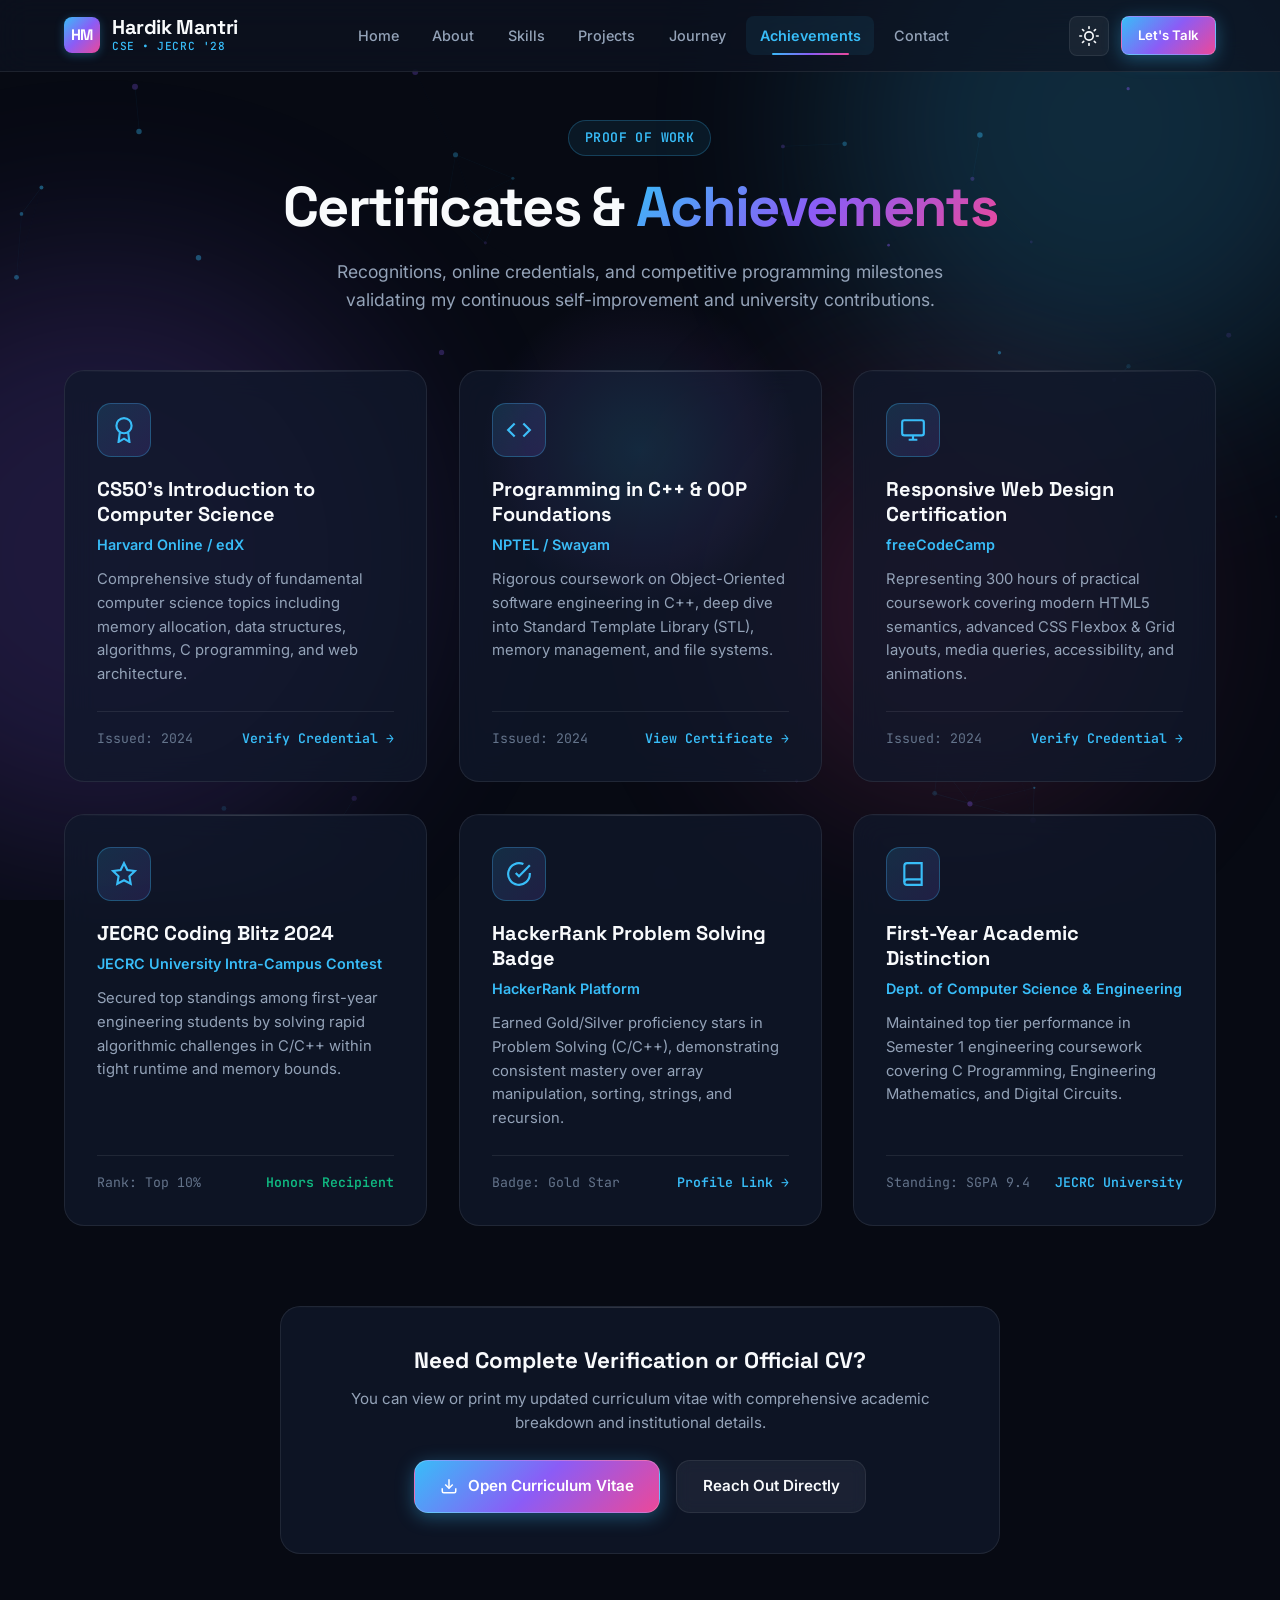
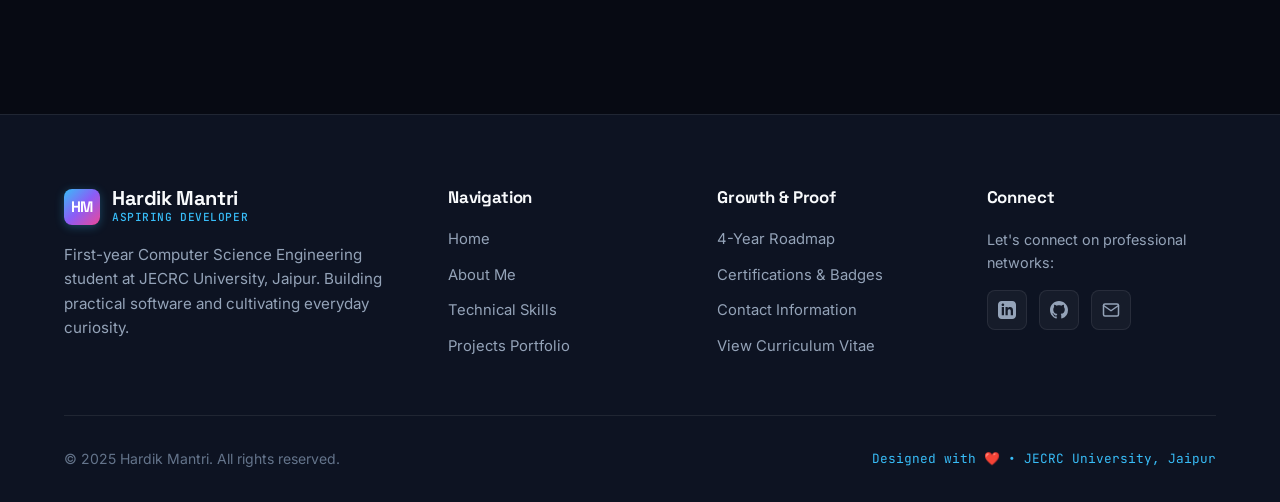
<file: achievements.html>
<!DOCTYPE html>
<html lang="en" data-theme="dark">
<head>
  <meta charset="UTF-8">
  <meta name="viewport" content="width=device-width, initial-scale=1.0">
  <title>Certificates & Achievements | Hardik Mantri - CSE Portfolio</title>
  <meta name="title" content="Certificates & Achievements | Hardik Mantri - CSE Portfolio">
  <meta name="description" content="Verified certifications, hackathon participations, academic honors, and coding contest milestones of Hardik Mantri (JECRC University).">
  <meta name="author" content="Hardik Mantri">

  <!-- Open Graph -->
  <meta property="og:type" content="website">
  <meta property="og:url" content="https://hardikmantri.dev/achievements.html">
  <meta property="og:title" content="Certificates & Achievements | Hardik Mantri">
  <meta property="og:description" content="Verified certifications, hackathons, and academic milestones.">

  <!-- Favicon -->
  <link rel="icon" type="image/svg+xml" href="assets/favicon.svg">

  <!-- Main Stylesheet -->
  <link rel="stylesheet" href="css/style.css">
</head>
<body>

  <!-- Scroll Progress Indicator -->
  <div class="scroll-progress-bar" aria-hidden="true"></div>
  <div class="cursor-glow" aria-hidden="true"></div>

  <!-- Ambient Blurred Glow Elements -->
  <div class="ambient-glow" aria-hidden="true">
    <div class="ambient-orb ambient-orb-1"></div>
    <div class="ambient-orb ambient-orb-2"></div>
    <div class="ambient-orb ambient-orb-3"></div>
  </div>

  <canvas id="bg-canvas" aria-hidden="true"></canvas>

  <!-- ========================================================================
       STICKY NAVBAR
       ======================================================================== -->
  <header class="navbar" id="navbar">
    <div class="container nav-container">
      <a href="index.html" class="nav-brand" aria-label="Hardik Mantri Home">
        <span class="brand-badge">HM</span>
        <div class="brand-text">
          <span class="brand-title">Hardik Mantri</span>
          <span class="brand-sub">CSE • JECRC '28</span>
        </div>
      </a>

      <nav class="nav-links" aria-label="Main Navigation">
        <a href="index.html" class="nav-link">Home</a>
        <a href="about.html" class="nav-link">About</a>
        <a href="skills.html" class="nav-link">Skills</a>
        <a href="projects.html" class="nav-link">Projects</a>
        <a href="journey.html" class="nav-link">Journey</a>
        <a href="achievements.html" class="nav-link active">Achievements</a>
        <a href="contact.html" class="nav-link">Contact</a>
      </nav>

      <div class="nav-actions">
        <button class="theme-toggle-btn" aria-label="Toggle light or dark theme" title="Toggle Theme"></button>
        <a href="contact.html" class="btn btn-primary btn-sm">
          <span>Let's Talk</span>
        </a>
        <button class="mobile-nav-toggle" aria-label="Toggle navigation menu">
          <span class="hamburger-line"></span>
          <span class="hamburger-line"></span>
          <span class="hamburger-line"></span>
        </button>
      </div>
    </div>
  </header>

  <!-- Mobile Menu Drawer -->
  <div class="mobile-nav-overlay" aria-hidden="true"></div>
  <div class="mobile-nav-menu" aria-label="Mobile Navigation">
    <a href="index.html" class="nav-link">Home</a>
    <a href="about.html" class="nav-link">About</a>
    <a href="skills.html" class="nav-link">Skills</a>
    <a href="projects.html" class="nav-link">Projects</a>
    <a href="journey.html" class="nav-link">Journey</a>
    <a href="achievements.html" class="nav-link active">Achievements</a>
    <a href="contact.html" class="nav-link">Contact</a>
    <div style="margin-top: 1rem; padding-top: 1rem; border-top: 1px solid var(--border-color);">
      <a href="assets/Hardik_Mantri_Resume.html" target="_blank" class="btn btn-outline" style="width: 100%;">
        📄 View Resume
      </a>
    </div>
  </div>

  <!-- ========================================================================
       PAGE HEADER
       ======================================================================== -->
  <main>
    <div class="page-header">
      <div class="container">
        <div class="page-badge reveal-on-scroll">Proof of Work</div>
        <h1 class="page-title reveal-on-scroll reveal-delay-1">
          Certificates &amp; <span class="gradient-text">Achievements</span>
        </h1>
        <p class="page-description reveal-on-scroll reveal-delay-2">
          Recognitions, online credentials, and competitive programming milestones validating my continuous self-improvement and university contributions.
        </p>
      </div>
    </div>

    <!-- ========================================================================
         ACHIEVEMENTS GRID
         ======================================================================== -->
    <section class="section-padding" style="padding-top: 0;">
      <div class="container">
        <div class="achievements-grid">

          <!-- Card 1: CS50 Harvard -->
          <!-- EDIT TIP: Replace with your actual course name, issuer & verify link -->
          <div class="glass-card achievement-card reveal-on-scroll">
            <div class="achievement-icon-box">
              <svg viewBox="0 0 24 24" fill="none" stroke="currentColor" stroke-width="2">
                <circle cx="12" cy="8" r="7"></circle>
                <polyline points="8.21 13.89 7 23 12 20 17 23 15.79 13.88"></polyline>
              </svg>
            </div>
            <h3 class="achievement-title">CS50's Introduction to Computer Science</h3>
            <div class="achievement-issuer">Harvard Online / edX</div>
            <p class="achievement-desc">
              Comprehensive study of fundamental computer science topics including memory allocation, data structures, algorithms, C programming, and web architecture.
            </p>
            <div class="achievement-meta">
              <span>Issued: 2024</span>
              <a href="https://cs50.harvard.edu" target="_blank" rel="noopener noreferrer" style="color: var(--accent-cyan); font-weight: 600;">
                Verify Credential →
              </a>
            </div>
          </div>

          <!-- Card 2: C++ & OOP Programming -->
          <div class="glass-card achievement-card reveal-on-scroll reveal-delay-1">
            <div class="achievement-icon-box">
              <svg viewBox="0 0 24 24" fill="none" stroke="currentColor" stroke-width="2">
                <polyline points="16 18 22 12 16 6"></polyline>
                <polyline points="8 6 2 12 8 18"></polyline>
              </svg>
            </div>
            <h3 class="achievement-title">Programming in C++ &amp; OOP Foundations</h3>
            <div class="achievement-issuer">NPTEL / Swayam</div>
            <p class="achievement-desc">
              Rigorous coursework on Object-Oriented software engineering in C++, deep dive into Standard Template Library (STL), memory management, and file systems.
            </p>
            <div class="achievement-meta">
              <span>Issued: 2024</span>
              <a href="#" style="color: var(--accent-cyan); font-weight: 600;">
                View Certificate →
              </a>
            </div>
          </div>

          <!-- Card 3: Responsive Web Design -->
          <div class="glass-card achievement-card reveal-on-scroll reveal-delay-2">
            <div class="achievement-icon-box">
              <svg viewBox="0 0 24 24" fill="none" stroke="currentColor" stroke-width="2">
                <rect x="2" y="3" width="20" height="14" rx="2" ry="2"></rect>
                <line x1="8" y1="21" x2="16" y2="21"></line>
                <line x1="12" y1="17" x2="12" y2="21"></line>
              </svg>
            </div>
            <h3 class="achievement-title">Responsive Web Design Certification</h3>
            <div class="achievement-issuer">freeCodeCamp</div>
            <p class="achievement-desc">
              Representing 300 hours of practical coursework covering modern HTML5 semantics, advanced CSS Flexbox &amp; Grid layouts, media queries, accessibility, and animations.
            </p>
            <div class="achievement-meta">
              <span>Issued: 2024</span>
              <a href="https://freecodecamp.org" target="_blank" rel="noopener noreferrer" style="color: var(--accent-cyan); font-weight: 600;">
                Verify Credential →
              </a>
            </div>
          </div>

          <!-- Card 4: JECRC Hackathon Finalist -->
          <div class="glass-card achievement-card reveal-on-scroll">
            <div class="achievement-icon-box">
              <svg viewBox="0 0 24 24" fill="none" stroke="currentColor" stroke-width="2">
                <polygon points="12 2 15.09 8.26 22 9.27 17 14.14 18.18 21.02 12 17.77 5.82 21.02 7 14.14 2 9.27 8.91 8.26 12 2"></polygon>
              </svg>
            </div>
            <h3 class="achievement-title">JECRC Coding Blitz 2024</h3>
            <div class="achievement-issuer">JECRC University Intra-Campus Contest</div>
            <p class="achievement-desc">
              Secured top standings among first-year engineering students by solving rapid algorithmic challenges in C/C++ within tight runtime and memory bounds.
            </p>
            <div class="achievement-meta">
              <span>Rank: Top 10%</span>
              <span style="color: var(--accent-emerald); font-weight: 600;">Honors Recipient</span>
            </div>
          </div>

          <!-- Card 5: HackerRank Problem Solving Star -->
          <div class="glass-card achievement-card reveal-on-scroll reveal-delay-1">
            <div class="achievement-icon-box">
              <svg viewBox="0 0 24 24" fill="none" stroke="currentColor" stroke-width="2">
                <path d="M22 11.08V12a10 10 0 1 1-5.93-9.14"></path>
                <polyline points="22 4 12 14.01 9 11.01"></polyline>
              </svg>
            </div>
            <h3 class="achievement-title">HackerRank Problem Solving Badge</h3>
            <div class="achievement-issuer">HackerRank Platform</div>
            <p class="achievement-desc">
              Earned Gold/Silver proficiency stars in Problem Solving (C/C++), demonstrating consistent mastery over array manipulation, sorting, strings, and recursion.
            </p>
            <div class="achievement-meta">
              <span>Badge: Gold Star</span>
              <a href="https://hackerrank.com" target="_blank" rel="noopener noreferrer" style="color: var(--accent-cyan); font-weight: 600;">
                Profile Link →
              </a>
            </div>
          </div>

          <!-- Card 6: Academic Excellence -->
          <div class="glass-card achievement-card reveal-on-scroll reveal-delay-2">
            <div class="achievement-icon-box">
              <svg viewBox="0 0 24 24" fill="none" stroke="currentColor" stroke-width="2">
                <path d="M4 19.5A2.5 2.5 0 0 1 6.5 17H20"></path>
                <path d="M6.5 2H20v20H6.5A2.5 2.5 0 0 1 4 19.5v-15A2.5 2.5 0 0 1 6.5 2z"></path>
              </svg>
            </div>
            <h3 class="achievement-title">First-Year Academic Distinction</h3>
            <div class="achievement-issuer">Dept. of Computer Science &amp; Engineering</div>
            <p class="achievement-desc">
              Maintained top tier performance in Semester 1 engineering coursework covering C Programming, Engineering Mathematics, and Digital Circuits.
            </p>
            <div class="achievement-meta">
              <span>Standing: SGPA 9.4</span>
              <span style="color: var(--accent-cyan); font-weight: 600;">JECRC University</span>
            </div>
          </div>

        </div>
      </div>
    </section>

    <!-- Call to action to download full verified CV -->
    <section class="section-padding" style="padding-top: 0; text-align: center;">
      <div class="container">
        <div class="glass-card reveal-on-scroll" style="padding: 2.5rem; max-width: 720px; margin: 0 auto;">
          <h3 style="font-size: 1.4rem; margin-bottom: 0.75rem;">Need Complete Verification or Official CV?</h3>
          <p style="color: var(--text-secondary); margin-bottom: 1.5rem; font-size: 0.95rem;">
            You can view or print my updated curriculum vitae with comprehensive academic breakdown and institutional details.
          </p>
          <div style="display: flex; gap: 1rem; justify-content: center; flex-wrap: wrap;">
            <a href="assets/Hardik_Mantri_Resume.html" target="_blank" class="btn btn-primary">
              <svg viewBox="0 0 24 24" fill="none" stroke="currentColor" stroke-width="2" style="width:18px;height:18px;">
                <path d="M21 15v4a2 2 0 0 1-2 2H5a2 2 0 0 1-2-2v-4"></path>
                <polyline points="7 10 12 15 17 10"></polyline>
                <line x1="12" y1="15" x2="12" y2="3"></line>
              </svg>
              <span>Open Curriculum Vitae</span>
            </a>
            <a href="contact.html" class="btn btn-secondary">
              <span>Reach Out Directly</span>
            </a>
          </div>
        </div>
      </div>
    </section>
  </main>

  <!-- ========================================================================
       SHARED FOOTER
       ======================================================================== -->
  <footer class="footer">
    <div class="container">
      <div class="footer-grid">
        <div>
          <a href="index.html" class="nav-brand" style="margin-bottom: 0.75rem;">
            <span class="brand-badge">HM</span>
            <div class="brand-text">
              <span class="brand-title">Hardik Mantri</span>
              <span class="brand-sub">Aspiring Developer</span>
            </div>
          </a>
          <p class="footer-brand-desc">
            First-year Computer Science Engineering student at JECRC University, Jaipur. Building practical software and cultivating everyday curiosity.
          </p>
        </div>

        <div>
          <h4 class="footer-heading">Navigation</h4>
          <div class="footer-links">
            <a href="index.html" class="footer-link">Home</a>
            <a href="about.html" class="footer-link">About Me</a>
            <a href="skills.html" class="footer-link">Technical Skills</a>
            <a href="projects.html" class="footer-link">Projects Portfolio</a>
          </div>
        </div>

        <div>
          <h4 class="footer-heading">Growth &amp; Proof</h4>
          <div class="footer-links">
            <a href="journey.html" class="footer-link">4-Year Roadmap</a>
            <a href="achievements.html" class="footer-link">Certifications &amp; Badges</a>
            <a href="contact.html" class="footer-link">Contact Information</a>
            <a href="assets/Hardik_Mantri_Resume.html" target="_blank" class="footer-link">View Curriculum Vitae</a>
          </div>
        </div>

        <div>
          <h4 class="footer-heading">Connect</h4>
          <p style="color: var(--text-secondary); font-size: 0.9rem; margin-bottom: 1rem;">
            Let's connect on professional networks:
          </p>
          <div class="social-icons-row">
            <a href="https://linkedin.com" target="_blank" rel="noopener noreferrer" class="social-icon-btn" aria-label="LinkedIn" title="LinkedIn">
              <svg viewBox="0 0 24 24" fill="currentColor">
                <path d="M19 0h-14c-2.761 0-5 2.239-5 5v14c0 2.761 2.239 5 5 5h14c2.762 0 5-2.239 5-5v-14c0-2.761-2.238-5-5-5zm-11 19h-3v-11h3v11zm-1.5-12.268c-.966 0-1.75-.79-1.75-1.764s.784-1.764 1.75-1.764 1.75.79 1.75 1.764-.783 1.764-1.75 1.764zm13.5 12.268h-3v-5.604c0-3.368-4-3.113-4 0v5.604h-3v-11h3v1.765c1.396-2.586 7-2.777 7 2.476v6.759z"/>
              </svg>
            </a>
            <a href="https://github.com" target="_blank" rel="noopener noreferrer" class="social-icon-btn" aria-label="GitHub" title="GitHub">
              <svg viewBox="0 0 24 24" fill="currentColor">
                <path d="M12 0C5.37 0 0 5.37 0 12c0 5.31 3.435 9.795 8.205 11.385.6.105.825-.255.825-.57 0-.285-.015-1.23-.015-2.235-3.015.555-3.795-.735-4.035-1.41-.135-.345-.72-1.41-1.23-1.695-.42-.225-1.02-.78-.015-.795.945-.015 1.62.87 1.845 1.23 1.08 1.815 2.805 1.305 3.495.99.105-.78.42-1.305.765-1.605-2.67-.3-5.46-1.335-5.46-5.925 0-1.305.465-2.385 1.23-3.225-.12-.3-.54-1.53.12-3.18 0 0 1.005-.315 3.3 1.23.96-.27 1.98-.405 3-.405s2.04.135 3 .405c2.295-1.56 3.3-1.23 3.3-1.23.66 1.65.24 2.88.12 3.18.765.84 1.23 1.905 1.23 3.225 0 4.605-2.805 5.625-5.475 5.925.435.375.81 1.095.81 2.22 0 1.605-.015 2.895-.015 3.3 0 .315.225.69.825.57A12.02 12.02 0 0024 12c0-6.63-5.37-12-12-12z"/>
              </svg>
            </a>
            <a href="mailto:hardikmantri.dev@gmail.com" class="social-icon-btn" aria-label="Email" title="Email">
              <svg viewBox="0 0 24 24" fill="none" stroke="currentColor" stroke-width="2" stroke-linecap="round" stroke-linejoin="round">
                <path d="M4 4h16c1.1 0 2 .9 2 2v12c0 1.1-.9 2-2 2H4c-1.1 0-2-.9-2-2V6c0-1.1.9-2 2-2z"></path>
                <polyline points="22,6 12,13 2,6"></polyline>
              </svg>
            </a>
          </div>
        </div>
      </div>

      <div class="footer-bottom">
        <div>© 2025 Hardik Mantri. All rights reserved.</div>
        <div style="font-family: var(--font-mono); font-size: 0.8rem; color: var(--accent-cyan);">
          Designed with ❤️ • JECRC University, Jaipur
        </div>
      </div>
    </div>
  </footer>

  <button class="back-to-top" aria-label="Scroll back to top" title="Back to top">
    <svg viewBox="0 0 24 24" fill="none" stroke="currentColor" stroke-width="2.5" stroke-linecap="round" stroke-linejoin="round" style="width:20px;height:20px;">
      <polyline points="18 15 12 9 6 15"></polyline>
    </svg>
  </button>

  <!-- Core JavaScript -->
  <script src="js/main.js"></script>

  <!-- Botpress Chatbot -->
  <script src="https://cdn.botpress.cloud/webchat/v5.0/inject.js"></script>
  <script src="https://files.bpcontent.cloud/2026/10/13/17/20261013171355-VX7WZBBA.js" defer></script>
</body>
</html>
</file>
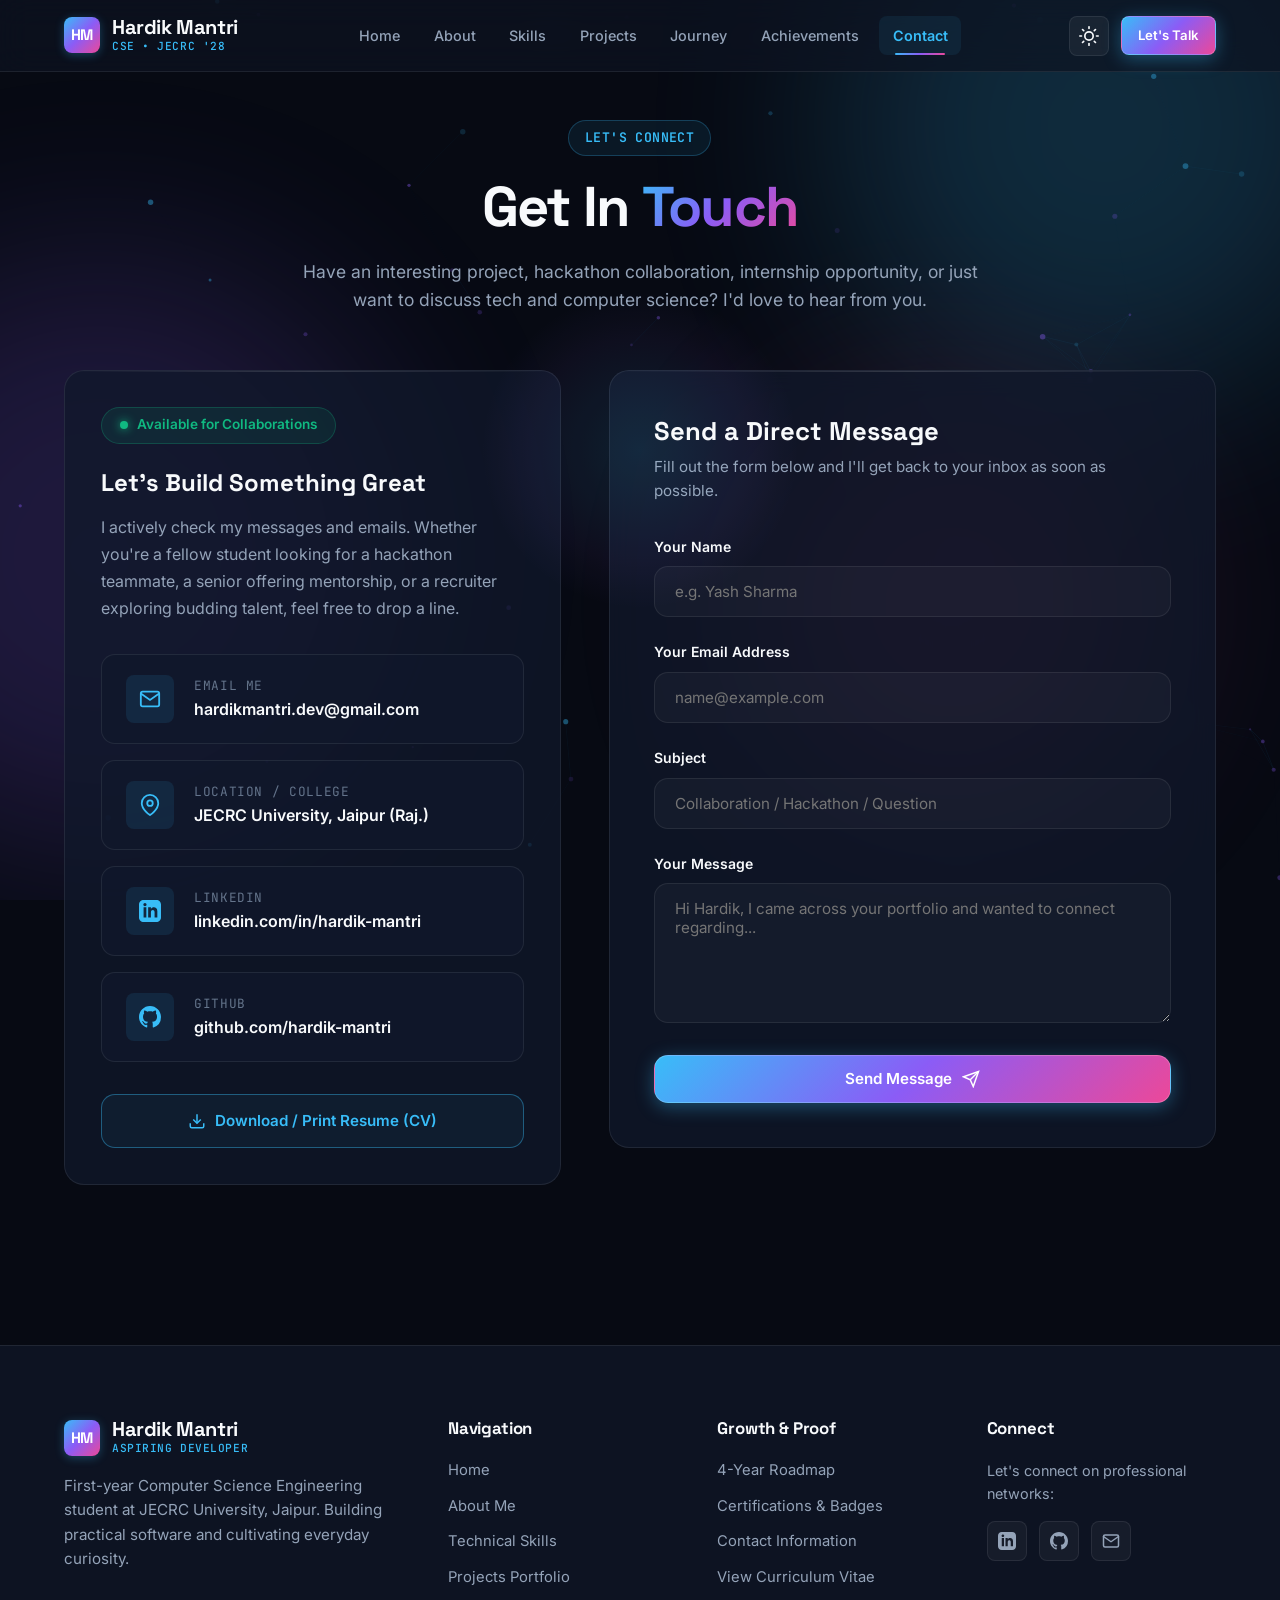
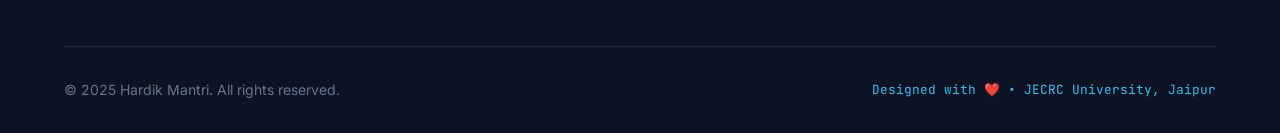
<file: contact.html>
<!DOCTYPE html>
<html lang="en" data-theme="dark">
<head>
  <meta charset="UTF-8">
  <meta name="viewport" content="width=device-width, initial-scale=1.0">
  <title>Contact Hardik Mantri | Get in Touch</title>
  <meta name="title" content="Contact Hardik Mantri | Get in Touch">
  <meta name="description" content="Get in touch with Hardik Mantri, 1st year CSE student at JECRC University, Jaipur. Open for collaborations, hackathon teams, and mentorship.">
  <meta name="author" content="Hardik Mantri">

  <!-- Open Graph -->
  <meta property="og:type" content="website">
  <meta property="og:url" content="https://hardikmantri.dev/contact.html">
  <meta property="og:title" content="Contact Hardik Mantri | Get in Touch">
  <meta property="og:description" content="Send a message, connect on LinkedIn or GitHub, or download resume.">

  <!-- Favicon -->
  <link rel="icon" type="image/svg+xml" href="assets/favicon.svg">

  <!-- Main Stylesheet -->
  <link rel="stylesheet" href="css/style.css">
</head>
<body>

  <!-- Scroll Progress Indicator -->
  <div class="scroll-progress-bar" aria-hidden="true"></div>
  <div class="cursor-glow" aria-hidden="true"></div>

  <!-- Ambient Blurred Glow Elements -->
  <div class="ambient-glow" aria-hidden="true">
    <div class="ambient-orb ambient-orb-1"></div>
    <div class="ambient-orb ambient-orb-2"></div>
    <div class="ambient-orb ambient-orb-3"></div>
  </div>

  <canvas id="bg-canvas" aria-hidden="true"></canvas>

  <!-- ========================================================================
       STICKY NAVBAR
       ======================================================================== -->
  <header class="navbar" id="navbar">
    <div class="container nav-container">
      <a href="index.html" class="nav-brand" aria-label="Hardik Mantri Home">
        <span class="brand-badge">HM</span>
        <div class="brand-text">
          <span class="brand-title">Hardik Mantri</span>
          <span class="brand-sub">CSE • JECRC '28</span>
        </div>
      </a>

      <nav class="nav-links" aria-label="Main Navigation">
        <a href="index.html" class="nav-link">Home</a>
        <a href="about.html" class="nav-link">About</a>
        <a href="skills.html" class="nav-link">Skills</a>
        <a href="projects.html" class="nav-link">Projects</a>
        <a href="journey.html" class="nav-link">Journey</a>
        <a href="achievements.html" class="nav-link">Achievements</a>
        <a href="contact.html" class="nav-link active">Contact</a>
      </nav>

      <div class="nav-actions">
        <button class="theme-toggle-btn" aria-label="Toggle light or dark theme" title="Toggle Theme"></button>
        <a href="contact.html" class="btn btn-primary btn-sm">
          <span>Let's Talk</span>
        </a>
        <button class="mobile-nav-toggle" aria-label="Toggle navigation menu">
          <span class="hamburger-line"></span>
          <span class="hamburger-line"></span>
          <span class="hamburger-line"></span>
        </button>
      </div>
    </div>
  </header>

  <!-- Mobile Menu Drawer -->
  <div class="mobile-nav-overlay" aria-hidden="true"></div>
  <div class="mobile-nav-menu" aria-label="Mobile Navigation">
    <a href="index.html" class="nav-link">Home</a>
    <a href="about.html" class="nav-link">About</a>
    <a href="skills.html" class="nav-link">Skills</a>
    <a href="projects.html" class="nav-link">Projects</a>
    <a href="journey.html" class="nav-link">Journey</a>
    <a href="achievements.html" class="nav-link">Achievements</a>
    <a href="contact.html" class="nav-link active">Contact</a>
    <div style="margin-top: 1rem; padding-top: 1rem; border-top: 1px solid var(--border-color);">
      <a href="assets/Hardik_Mantri_Resume.html" target="_blank" class="btn btn-outline" style="width: 100%;">
        📄 View Resume
      </a>
    </div>
  </div>

  <!-- ========================================================================
       PAGE HEADER
       ======================================================================== -->
  <main>
    <div class="page-header">
      <div class="container">
        <div class="page-badge reveal-on-scroll">Let's Connect</div>
        <h1 class="page-title reveal-on-scroll reveal-delay-1">
          Get In <span class="gradient-text">Touch</span>
        </h1>
        <p class="page-description reveal-on-scroll reveal-delay-2">
          Have an interesting project, hackathon collaboration, internship opportunity, or just want to discuss tech and computer science? I'd love to hear from you.
        </p>
      </div>
    </div>

    <!-- ========================================================================
         CONTACT SECTION CONTENT
         ======================================================================== -->
    <section class="section-padding" style="padding-top: 0;">
      <div class="container contact-layout">

        <!-- Left Info & Social Links Panel -->
        <div class="contact-info-panel reveal-on-scroll">
          <div class="glass-card" style="padding: 2.25rem;">
            <div class="status-pill" style="margin-bottom: 1.5rem;">
              <span class="status-dot"></span>
              <span>Available for Collaborations</span>
            </div>

            <h3 style="font-size: 1.5rem; margin-bottom: 1rem;">Let's Build Something Great</h3>
            <p style="color: var(--text-secondary); line-height: 1.7; margin-bottom: 2rem;">
              I actively check my messages and emails. Whether you're a fellow student looking for a hackathon teammate, a senior offering mentorship, or a recruiter exploring budding talent, feel free to drop a line.
            </p>

            <div style="display: flex; flex-direction: column; gap: 1rem;">
              <!-- Email Card -->
              <a href="mailto:hardikmantri.dev@gmail.com" class="contact-card">
                <div class="contact-card-icon">
                  <svg viewBox="0 0 24 24" fill="none" stroke="currentColor" stroke-width="2">
                    <path d="M4 4h16c1.1 0 2 .9 2 2v12c0 1.1-.9 2-2 2H4c-1.1 0-2-.9-2-2V6c0-1.1.9-2 2-2z"></path>
                    <polyline points="22,6 12,13 2,6"></polyline>
                  </svg>
                </div>
                <div>
                  <div class="contact-card-label">Email Me</div>
                  <div class="contact-card-val">hardikmantri.dev@gmail.com</div>
                </div>
              </a>

              <!-- Location Card -->
              <div class="contact-card">
                <div class="contact-card-icon">
                  <svg viewBox="0 0 24 24" fill="none" stroke="currentColor" stroke-width="2">
                    <path d="M21 10c0 7-9 13-9 13s-9-6-9-13a9 9 0 0 1 18 0z"></path>
                    <circle cx="12" cy="10" r="3"></circle>
                  </svg>
                </div>
                <div>
                  <div class="contact-card-label">Location / College</div>
                  <div class="contact-card-val">JECRC University, Jaipur (Raj.)</div>
                </div>
              </div>

              <!-- LinkedIn Card -->
              <a href="https://linkedin.com" target="_blank" rel="noopener noreferrer" class="contact-card">
                <div class="contact-card-icon">
                  <svg viewBox="0 0 24 24" fill="currentColor">
                    <path d="M19 0h-14c-2.761 0-5 2.239-5 5v14c0 2.761 2.239 5 5 5h14c2.762 0 5-2.239 5-5v-14c0-2.761-2.238-5-5-5zm-11 19h-3v-11h3v11zm-1.5-12.268c-.966 0-1.75-.79-1.75-1.764s.784-1.764 1.75-1.764 1.75.79 1.75 1.764-.783 1.764-1.75 1.764zm13.5 12.268h-3v-5.604c0-3.368-4-3.113-4 0v5.604h-3v-11h3v1.765c1.396-2.586 7-2.777 7 2.476v6.759z"/>
                  </svg>
                </div>
                <div>
                  <div class="contact-card-label">LinkedIn</div>
                  <div class="contact-card-val">linkedin.com/in/hardik-mantri</div>
                </div>
              </a>

              <!-- GitHub Card -->
              <a href="https://github.com" target="_blank" rel="noopener noreferrer" class="contact-card">
                <div class="contact-card-icon">
                  <svg viewBox="0 0 24 24" fill="currentColor">
                    <path d="M12 0C5.37 0 0 5.37 0 12c0 5.31 3.435 9.795 8.205 11.385.6.105.825-.255.825-.57 0-.285-.015-1.23-.015-2.235-3.015.555-3.795-.735-4.035-1.41-.135-.345-.72-1.41-1.23-1.695-.42-.225-1.02-.78-.015-.795.945-.015 1.62.87 1.845 1.23 1.08 1.815 2.805 1.305 3.495.99.105-.78.42-1.305.765-1.605-2.67-.3-5.46-1.335-5.46-5.925 0-1.305.465-2.385 1.23-3.225-.12-.3-.54-1.53.12-3.18 0 0 1.005-.315 3.3 1.23.96-.27 1.98-.405 3-.405s2.04.135 3 .405c2.295-1.56 3.3-1.23 3.3-1.23.66 1.65.24 2.88.12 3.18.765.84 1.23 1.905 1.23 3.225 0 4.605-2.805 5.625-5.475 5.925.435.375.81 1.095.81 2.22 0 1.605-.015 2.895-.015 3.3 0 .315.225.69.825.57A12.02 12.02 0 0024 12c0-6.63-5.37-12-12-12z"/>
                  </svg>
                </div>
                <div>
                  <div class="contact-card-label">GitHub</div>
                  <div class="contact-card-val">github.com/hardik-mantri</div>
                </div>
              </a>
            </div>

            <!-- Resume Download Button -->
            <div style="margin-top: 2rem;">
              <a href="assets/Hardik_Mantri_Resume.html" target="_blank" download="Hardik_Mantri_Resume.html" class="btn btn-outline" style="width: 100%;">
                <svg viewBox="0 0 24 24" fill="none" stroke="currentColor" stroke-width="2">
                  <path d="M21 15v4a2 2 0 0 1-2 2H5a2 2 0 0 1-2-2v-4"></path>
                  <polyline points="7 10 12 15 17 10"></polyline>
                  <line x1="12" y1="15" x2="12" y2="3"></line>
                </svg>
                <span>Download / Print Resume (CV)</span>
              </a>
            </div>
          </div>
        </div>

        <!-- Right Side Contact Form -->
        <div class="glass-card contact-form-card reveal-on-scroll reveal-delay-1">
          <h3 style="font-size: 1.6rem; margin-bottom: 0.5rem;">Send a Direct Message</h3>
          <p style="color: var(--text-secondary); margin-bottom: 2rem; font-size: 0.95rem;">
            Fill out the form below and I'll get back to your inbox as soon as possible.
          </p>

          <form id="contact-form" autocomplete="on">
            <div class="form-group">
              <label for="name" class="form-label">Your Name</label>
              <input type="text" id="name" name="name" class="form-control" placeholder="e.g. Yash Sharma" required>
            </div>

            <div class="form-group">
              <label for="email" class="form-label">Your Email Address</label>
              <input type="email" id="email" name="email" class="form-control" placeholder="name@example.com" required>
            </div>

            <div class="form-group">
              <label for="subject" class="form-label">Subject</label>
              <input type="text" id="subject" name="subject" class="form-control" placeholder="Collaboration / Hackathon / Question" required>
            </div>

            <div class="form-group">
              <label for="message" class="form-label">Your Message</label>
              <textarea id="message" name="message" class="form-control" placeholder="Hi Hardik, I came across your portfolio and wanted to connect regarding..." required></textarea>
            </div>

            <button type="submit" class="btn btn-primary" style="width: 100%;">
              <span>Send Message</span>
              <svg viewBox="0 0 24 24" fill="none" stroke="currentColor" stroke-width="2">
                <line x1="22" y1="2" x2="11" y2="13"></line>
                <polygon points="22 2 15 22 11 13 2 9 22 2"></polygon>
              </svg>
            </button>
          </form>
        </div>

      </div>
    </section>
  </main>

  <!-- Interactive Toast Notification -->
  <div id="contact-toast" class="toast-notice" role="alert" aria-live="polite">
    <svg viewBox="0 0 24 24" fill="none" stroke="#10b981" stroke-width="2.5" style="width:22px;height:22px;flex-shrink:0;">
      <path d="M22 11.08V12a10 10 0 1 1-5.93-9.14"></path>
      <polyline points="22 4 12 14.01 9 11.01"></polyline>
    </svg>
    <span class="toast-text">Thank you! Your message has been received.</span>
  </div>

  <!-- ========================================================================
       SHARED FOOTER
       ======================================================================== -->
  <footer class="footer">
    <div class="container">
      <div class="footer-grid">
        <div>
          <a href="index.html" class="nav-brand" style="margin-bottom: 0.75rem;">
            <span class="brand-badge">HM</span>
            <div class="brand-text">
              <span class="brand-title">Hardik Mantri</span>
              <span class="brand-sub">Aspiring Developer</span>
            </div>
          </a>
          <p class="footer-brand-desc">
            First-year Computer Science Engineering student at JECRC University, Jaipur. Building practical software and cultivating everyday curiosity.
          </p>
        </div>

        <div>
          <h4 class="footer-heading">Navigation</h4>
          <div class="footer-links">
            <a href="index.html" class="footer-link">Home</a>
            <a href="about.html" class="footer-link">About Me</a>
            <a href="skills.html" class="footer-link">Technical Skills</a>
            <a href="projects.html" class="footer-link">Projects Portfolio</a>
          </div>
        </div>

        <div>
          <h4 class="footer-heading">Growth &amp; Proof</h4>
          <div class="footer-links">
            <a href="journey.html" class="footer-link">4-Year Roadmap</a>
            <a href="achievements.html" class="footer-link">Certifications &amp; Badges</a>
            <a href="contact.html" class="footer-link">Contact Information</a>
            <a href="assets/Hardik_Mantri_Resume.html" target="_blank" class="footer-link">View Curriculum Vitae</a>
          </div>
        </div>

        <div>
          <h4 class="footer-heading">Connect</h4>
          <p style="color: var(--text-secondary); font-size: 0.9rem; margin-bottom: 1rem;">
            Let's connect on professional networks:
          </p>
          <div class="social-icons-row">
            <a href="https://linkedin.com" target="_blank" rel="noopener noreferrer" class="social-icon-btn" aria-label="LinkedIn" title="LinkedIn">
              <svg viewBox="0 0 24 24" fill="currentColor">
                <path d="M19 0h-14c-2.761 0-5 2.239-5 5v14c0 2.761 2.239 5 5 5h14c2.762 0 5-2.239 5-5v-14c0-2.761-2.238-5-5-5zm-11 19h-3v-11h3v11zm-1.5-12.268c-.966 0-1.75-.79-1.75-1.764s.784-1.764 1.75-1.764 1.75.79 1.75 1.764-.783 1.764-1.75 1.764zm13.5 12.268h-3v-5.604c0-3.368-4-3.113-4 0v5.604h-3v-11h3v1.765c1.396-2.586 7-2.777 7 2.476v6.759z"/>
              </svg>
            </a>
            <a href="https://github.com" target="_blank" rel="noopener noreferrer" class="social-icon-btn" aria-label="GitHub" title="GitHub">
              <svg viewBox="0 0 24 24" fill="currentColor">
                <path d="M12 0C5.37 0 0 5.37 0 12c0 5.31 3.435 9.795 8.205 11.385.6.105.825-.255.825-.57 0-.285-.015-1.23-.015-2.235-3.015.555-3.795-.735-4.035-1.41-.135-.345-.72-1.41-1.23-1.695-.42-.225-1.02-.78-.015-.795.945-.015 1.62.87 1.845 1.23 1.08 1.815 2.805 1.305 3.495.99.105-.78.42-1.305.765-1.605-2.67-.3-5.46-1.335-5.46-5.925 0-1.305.465-2.385 1.23-3.225-.12-.3-.54-1.53.12-3.18 0 0 1.005-.315 3.3 1.23.96-.27 1.98-.405 3-.405s2.04.135 3 .405c2.295-1.56 3.3-1.23 3.3-1.23.66 1.65.24 2.88.12 3.18.765.84 1.23 1.905 1.23 3.225 0 4.605-2.805 5.625-5.475 5.925.435.375.81 1.095.81 2.22 0 1.605-.015 2.895-.015 3.3 0 .315.225.69.825.57A12.02 12.02 0 0024 12c0-6.63-5.37-12-12-12z"/>
              </svg>
            </a>
            <a href="mailto:hardikmantri.dev@gmail.com" class="social-icon-btn" aria-label="Email" title="Email">
              <svg viewBox="0 0 24 24" fill="none" stroke="currentColor" stroke-width="2" stroke-linecap="round" stroke-linejoin="round">
                <path d="M4 4h16c1.1 0 2 .9 2 2v12c0 1.1-.9 2-2 2H4c-1.1 0-2-.9-2-2V6c0-1.1.9-2 2-2z"></path>
                <polyline points="22,6 12,13 2,6"></polyline>
              </svg>
            </a>
          </div>
        </div>
      </div>

      <div class="footer-bottom">
        <div>© 2025 Hardik Mantri. All rights reserved.</div>
        <div style="font-family: var(--font-mono); font-size: 0.8rem; color: var(--accent-cyan);">
          Designed with ❤️ • JECRC University, Jaipur
        </div>
      </div>
    </div>
  </footer>

  <button class="back-to-top" aria-label="Scroll back to top" title="Back to top">
    <svg viewBox="0 0 24 24" fill="none" stroke="currentColor" stroke-width="2.5" stroke-linecap="round" stroke-linejoin="round" style="width:20px;height:20px;">
      <polyline points="18 15 12 9 6 15"></polyline>
    </svg>
  </button>

  <!-- Core JavaScript -->
  <script src="js/main.js"></script>

  <!-- Botpress Chatbot -->
  <script src="https://cdn.botpress.cloud/webchat/v5.0/inject.js"></script>
  <script src="https://files.bpcontent.cloud/2026/10/13/17/20261013171355-VX7WZBBA.js" defer></script>
</body>
</html>
</file>
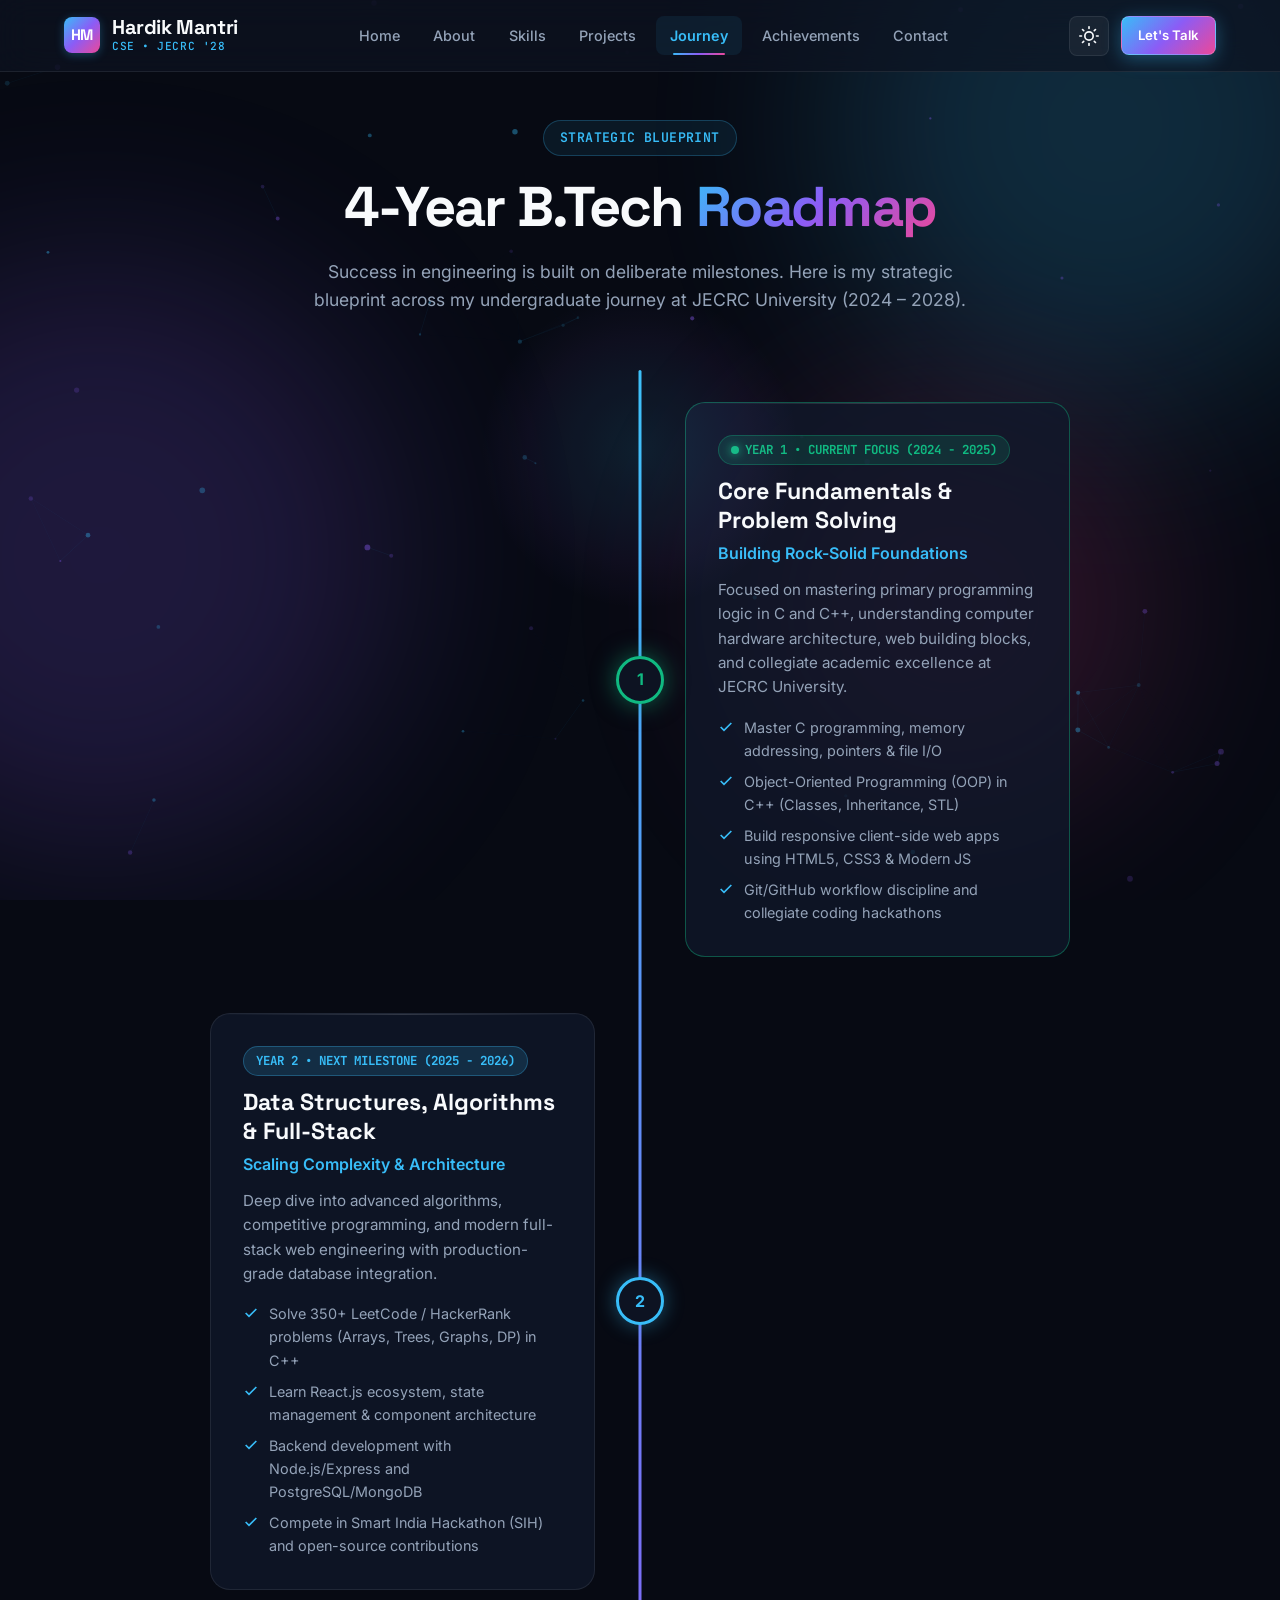
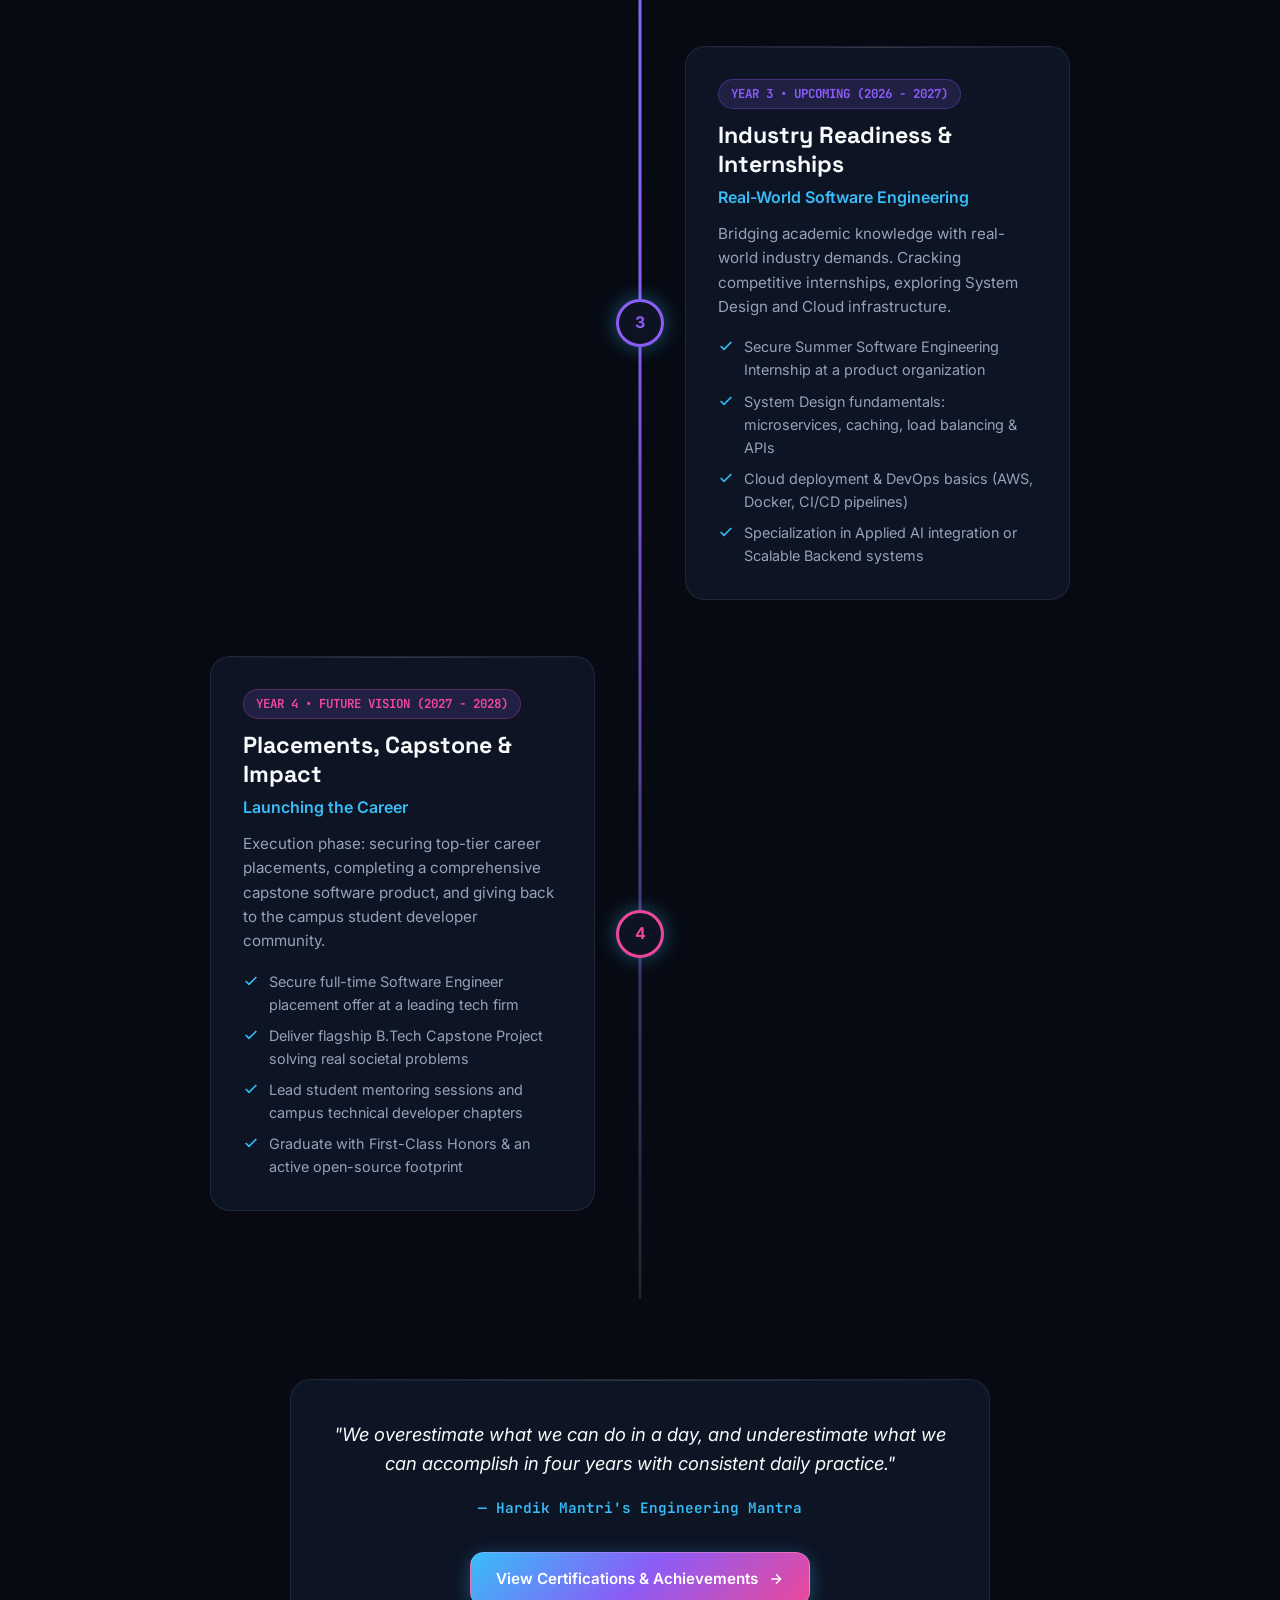
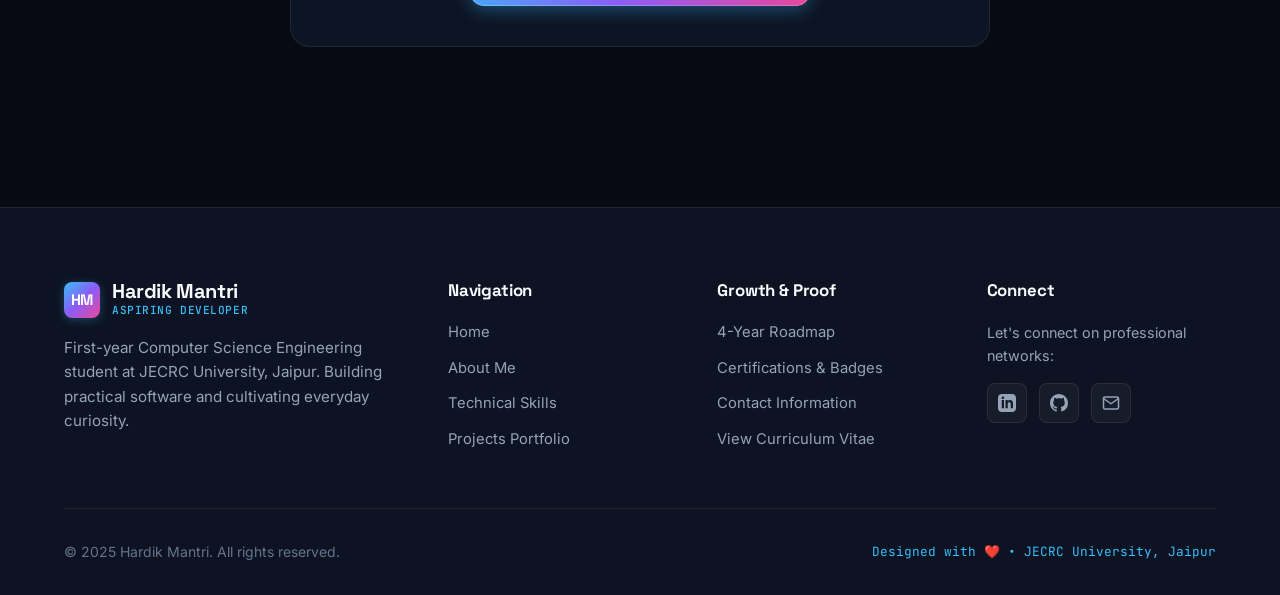
<file: journey.html>
<!DOCTYPE html>
<html lang="en" data-theme="dark">
<head>
  <meta charset="UTF-8">
  <meta name="viewport" content="width=device-width, initial-scale=1.0">
  <title>4-Year B.Tech Roadmap | Hardik Mantri - CSE Journey</title>
  <meta name="title" content="4-Year B.Tech Roadmap | Hardik Mantri - CSE Journey">
  <meta name="description" content="Hardik Mantri's 4-year computer science engineering strategic roadmap at JECRC University, Jaipur (2024-2028). Year 1 fundamentals to Year 4 capstone and placements.">
  <meta name="author" content="Hardik Mantri">

  <!-- Open Graph -->
  <meta property="og:type" content="website">
  <meta property="og:url" content="https://hardikmantri.dev/journey.html">
  <meta property="og:title" content="4-Year B.Tech Roadmap | Hardik Mantri">
  <meta property="og:description" content="Strategic roadmap from 1st year fundamentals to full-stack mastery and placement goals.">

  <!-- Favicon -->
  <link rel="icon" type="image/svg+xml" href="assets/favicon.svg">

  <!-- Main Stylesheet -->
  <link rel="stylesheet" href="css/style.css">
</head>
<body>

  <!-- Scroll Progress Indicator -->
  <div class="scroll-progress-bar" aria-hidden="true"></div>
  <div class="cursor-glow" aria-hidden="true"></div>

  <!-- Ambient Blurred Glow Elements -->
  <div class="ambient-glow" aria-hidden="true">
    <div class="ambient-orb ambient-orb-1"></div>
    <div class="ambient-orb ambient-orb-2"></div>
    <div class="ambient-orb ambient-orb-3"></div>
  </div>

  <canvas id="bg-canvas" aria-hidden="true"></canvas>

  <!-- ========================================================================
       STICKY NAVBAR
       ======================================================================== -->
  <header class="navbar" id="navbar">
    <div class="container nav-container">
      <a href="index.html" class="nav-brand" aria-label="Hardik Mantri Home">
        <span class="brand-badge">HM</span>
        <div class="brand-text">
          <span class="brand-title">Hardik Mantri</span>
          <span class="brand-sub">CSE • JECRC '28</span>
        </div>
      </a>

      <nav class="nav-links" aria-label="Main Navigation">
        <a href="index.html" class="nav-link">Home</a>
        <a href="about.html" class="nav-link">About</a>
        <a href="skills.html" class="nav-link">Skills</a>
        <a href="projects.html" class="nav-link">Projects</a>
        <a href="journey.html" class="nav-link active">Journey</a>
        <a href="achievements.html" class="nav-link">Achievements</a>
        <a href="contact.html" class="nav-link">Contact</a>
      </nav>

      <div class="nav-actions">
        <button class="theme-toggle-btn" aria-label="Toggle light or dark theme" title="Toggle Theme"></button>
        <a href="contact.html" class="btn btn-primary btn-sm">
          <span>Let's Talk</span>
        </a>
        <button class="mobile-nav-toggle" aria-label="Toggle navigation menu">
          <span class="hamburger-line"></span>
          <span class="hamburger-line"></span>
          <span class="hamburger-line"></span>
        </button>
      </div>
    </div>
  </header>

  <!-- Mobile Menu Drawer -->
  <div class="mobile-nav-overlay" aria-hidden="true"></div>
  <div class="mobile-nav-menu" aria-label="Mobile Navigation">
    <a href="index.html" class="nav-link">Home</a>
    <a href="about.html" class="nav-link">About</a>
    <a href="skills.html" class="nav-link">Skills</a>
    <a href="projects.html" class="nav-link">Projects</a>
    <a href="journey.html" class="nav-link active">Journey</a>
    <a href="achievements.html" class="nav-link">Achievements</a>
    <a href="contact.html" class="nav-link">Contact</a>
    <div style="margin-top: 1rem; padding-top: 1rem; border-top: 1px solid var(--border-color);">
      <a href="assets/Hardik_Mantri_Resume.html" target="_blank" class="btn btn-outline" style="width: 100%;">
        📄 View Resume
      </a>
    </div>
  </div>

  <!-- ========================================================================
       PAGE HEADER
       ======================================================================== -->
  <main>
    <div class="page-header">
      <div class="container">
        <div class="page-badge reveal-on-scroll">Strategic Blueprint</div>
        <h1 class="page-title reveal-on-scroll reveal-delay-1">
          4-Year B.Tech <span class="gradient-text">Roadmap</span>
        </h1>
        <p class="page-description reveal-on-scroll reveal-delay-2">
          Success in engineering is built on deliberate milestones. Here is my strategic blueprint across my undergraduate journey at JECRC University (2024 – 2028).
        </p>
      </div>
    </div>

    <!-- ========================================================================
         ROADMAP VERTICAL TIMELINE
         ======================================================================== -->
    <section class="section-padding" style="padding-top: 0;">
      <div class="container">
        <div class="roadmap-container">
          <!-- Central Connecting Line -->
          <div class="roadmap-track" aria-hidden="true"></div>

          <!-- MILESTONE 1: YEAR 1 -->
          <div class="timeline-milestone active reveal-on-scroll">
            <div class="milestone-node">1</div>
            <div class="glass-card milestone-card" style="border-color: rgba(16, 185, 129, 0.4);">
              <span class="milestone-status status-active-badge">
                <span class="status-dot"></span>
                <span>Year 1 • Current Focus (2024 - 2025)</span>
              </span>
              <h3 class="milestone-year">Core Fundamentals &amp; Problem Solving</h3>
              <div class="milestone-focus">Building Rock-Solid Foundations</div>
              <p style="color: var(--text-secondary); font-size: 0.95rem; line-height: 1.6;">
                Focused on mastering primary programming logic in C and C++, understanding computer hardware architecture, web building blocks, and collegiate academic excellence at JECRC University.
              </p>
              <div class="milestone-checklist">
                <div class="checklist-item">
                  <svg viewBox="0 0 24 24" fill="none" stroke="currentColor" stroke-width="2.5"><polyline points="20 6 9 17 4 12"></polyline></svg>
                  <span>Master C programming, memory addressing, pointers &amp; file I/O</span>
                </div>
                <div class="checklist-item">
                  <svg viewBox="0 0 24 24" fill="none" stroke="currentColor" stroke-width="2.5"><polyline points="20 6 9 17 4 12"></polyline></svg>
                  <span>Object-Oriented Programming (OOP) in C++ (Classes, Inheritance, STL)</span>
                </div>
                <div class="checklist-item">
                  <svg viewBox="0 0 24 24" fill="none" stroke="currentColor" stroke-width="2.5"><polyline points="20 6 9 17 4 12"></polyline></svg>
                  <span>Build responsive client-side web apps using HTML5, CSS3 &amp; Modern JS</span>
                </div>
                <div class="checklist-item">
                  <svg viewBox="0 0 24 24" fill="none" stroke="currentColor" stroke-width="2.5"><polyline points="20 6 9 17 4 12"></polyline></svg>
                  <span>Git/GitHub workflow discipline and collegiate coding hackathons</span>
                </div>
              </div>
            </div>
          </div>

          <!-- MILESTONE 2: YEAR 2 -->
          <div class="timeline-milestone reveal-on-scroll">
            <div class="milestone-node" style="border-color: var(--accent-cyan); color: var(--accent-cyan);">2</div>
            <div class="glass-card milestone-card">
              <span class="milestone-status status-next-badge">
                <span>Year 2 • Next Milestone (2025 - 2026)</span>
              </span>
              <h3 class="milestone-year">Data Structures, Algorithms &amp; Full-Stack</h3>
              <div class="milestone-focus">Scaling Complexity &amp; Architecture</div>
              <p style="color: var(--text-secondary); font-size: 0.95rem; line-height: 1.6;">
                Deep dive into advanced algorithms, competitive programming, and modern full-stack web engineering with production-grade database integration.
              </p>
              <div class="milestone-checklist">
                <div class="checklist-item">
                  <svg viewBox="0 0 24 24" fill="none" stroke="currentColor" stroke-width="2.5"><polyline points="20 6 9 17 4 12"></polyline></svg>
                  <span>Solve 350+ LeetCode / HackerRank problems (Arrays, Trees, Graphs, DP) in C++</span>
                </div>
                <div class="checklist-item">
                  <svg viewBox="0 0 24 24" fill="none" stroke="currentColor" stroke-width="2.5"><polyline points="20 6 9 17 4 12"></polyline></svg>
                  <span>Learn React.js ecosystem, state management &amp; component architecture</span>
                </div>
                <div class="checklist-item">
                  <svg viewBox="0 0 24 24" fill="none" stroke="currentColor" stroke-width="2.5"><polyline points="20 6 9 17 4 12"></polyline></svg>
                  <span>Backend development with Node.js/Express and PostgreSQL/MongoDB</span>
                </div>
                <div class="checklist-item">
                  <svg viewBox="0 0 24 24" fill="none" stroke="currentColor" stroke-width="2.5"><polyline points="20 6 9 17 4 12"></polyline></svg>
                  <span>Compete in Smart India Hackathon (SIH) and open-source contributions</span>
                </div>
              </div>
            </div>
          </div>

          <!-- MILESTONE 3: YEAR 3 -->
          <div class="timeline-milestone reveal-on-scroll">
            <div class="milestone-node" style="border-color: var(--accent-purple); color: var(--accent-purple);">3</div>
            <div class="glass-card milestone-card">
              <span class="milestone-status status-future-badge">
                <span>Year 3 • Upcoming (2026 - 2027)</span>
              </span>
              <h3 class="milestone-year">Industry Readiness &amp; Internships</h3>
              <div class="milestone-focus">Real-World Software Engineering</div>
              <p style="color: var(--text-secondary); font-size: 0.95rem; line-height: 1.6;">
                Bridging academic knowledge with real-world industry demands. Cracking competitive internships, exploring System Design and Cloud infrastructure.
              </p>
              <div class="milestone-checklist">
                <div class="checklist-item">
                  <svg viewBox="0 0 24 24" fill="none" stroke="currentColor" stroke-width="2.5"><polyline points="20 6 9 17 4 12"></polyline></svg>
                  <span>Secure Summer Software Engineering Internship at a product organization</span>
                </div>
                <div class="checklist-item">
                  <svg viewBox="0 0 24 24" fill="none" stroke="currentColor" stroke-width="2.5"><polyline points="20 6 9 17 4 12"></polyline></svg>
                  <span>System Design fundamentals: microservices, caching, load balancing &amp; APIs</span>
                </div>
                <div class="checklist-item">
                  <svg viewBox="0 0 24 24" fill="none" stroke="currentColor" stroke-width="2.5"><polyline points="20 6 9 17 4 12"></polyline></svg>
                  <span>Cloud deployment &amp; DevOps basics (AWS, Docker, CI/CD pipelines)</span>
                </div>
                <div class="checklist-item">
                  <svg viewBox="0 0 24 24" fill="none" stroke="currentColor" stroke-width="2.5"><polyline points="20 6 9 17 4 12"></polyline></svg>
                  <span>Specialization in Applied AI integration or Scalable Backend systems</span>
                </div>
              </div>
            </div>
          </div>

          <!-- MILESTONE 4: YEAR 4 -->
          <div class="timeline-milestone reveal-on-scroll">
            <div class="milestone-node" style="border-color: var(--accent-pink); color: var(--accent-pink);">4</div>
            <div class="glass-card milestone-card">
              <span class="milestone-status status-future-badge" style="color: var(--accent-pink); border-color: rgba(236, 72, 153, 0.3);">
                <span>Year 4 • Future Vision (2027 - 2028)</span>
              </span>
              <h3 class="milestone-year">Placements, Capstone &amp; Impact</h3>
              <div class="milestone-focus">Launching the Career</div>
              <p style="color: var(--text-secondary); font-size: 0.95rem; line-height: 1.6;">
                Execution phase: securing top-tier career placements, completing a comprehensive capstone software product, and giving back to the campus student developer community.
              </p>
              <div class="milestone-checklist">
                <div class="checklist-item">
                  <svg viewBox="0 0 24 24" fill="none" stroke="currentColor" stroke-width="2.5"><polyline points="20 6 9 17 4 12"></polyline></svg>
                  <span>Secure full-time Software Engineer placement offer at a leading tech firm</span>
                </div>
                <div class="checklist-item">
                  <svg viewBox="0 0 24 24" fill="none" stroke="currentColor" stroke-width="2.5"><polyline points="20 6 9 17 4 12"></polyline></svg>
                  <span>Deliver flagship B.Tech Capstone Project solving real societal problems</span>
                </div>
                <div class="checklist-item">
                  <svg viewBox="0 0 24 24" fill="none" stroke="currentColor" stroke-width="2.5"><polyline points="20 6 9 17 4 12"></polyline></svg>
                  <span>Lead student mentoring sessions and campus technical developer chapters</span>
                </div>
                <div class="checklist-item">
                  <svg viewBox="0 0 24 24" fill="none" stroke="currentColor" stroke-width="2.5"><polyline points="20 6 9 17 4 12"></polyline></svg>
                  <span>Graduate with First-Class Honors &amp; an active open-source footprint</span>
                </div>
              </div>
            </div>
          </div>

        </div>
      </div>
    </section>

    <!-- Bottom Quote & Action -->
    <section class="section-padding" style="padding-top: 0; text-align: center;">
      <div class="container">
        <div class="glass-card reveal-on-scroll" style="max-width: 700px; margin: 0 auto; padding: 2.5rem;">
          <p style="font-size: 1.15rem; font-style: italic; color: var(--text-primary); margin-bottom: 1rem;">
            "We overestimate what we can do in a day, and underestimate what we can accomplish in four years with consistent daily practice."
          </p>
          <span style="font-size: 0.9rem; color: var(--accent-cyan); font-family: var(--font-mono); font-weight: 600;">
            — Hardik Mantri's Engineering Mantra
          </span>
          <div style="margin-top: 2rem;">
            <a href="achievements.html" class="btn btn-primary">
              <span>View Certifications &amp; Achievements</span>
              <svg viewBox="0 0 24 24" fill="none" stroke="currentColor" stroke-width="2" style="width:16px;height:16px;">
                <line x1="5" y1="12" x2="19" y2="12"></line>
                <polyline points="12 5 19 12 12 19"></polyline>
              </svg>
            </a>
          </div>
        </div>
      </div>
    </section>
  </main>

  <!-- ========================================================================
       SHARED FOOTER
       ======================================================================== -->
  <footer class="footer">
    <div class="container">
      <div class="footer-grid">
        <div>
          <a href="index.html" class="nav-brand" style="margin-bottom: 0.75rem;">
            <span class="brand-badge">HM</span>
            <div class="brand-text">
              <span class="brand-title">Hardik Mantri</span>
              <span class="brand-sub">Aspiring Developer</span>
            </div>
          </a>
          <p class="footer-brand-desc">
            First-year Computer Science Engineering student at JECRC University, Jaipur. Building practical software and cultivating everyday curiosity.
          </p>
        </div>

        <div>
          <h4 class="footer-heading">Navigation</h4>
          <div class="footer-links">
            <a href="index.html" class="footer-link">Home</a>
            <a href="about.html" class="footer-link">About Me</a>
            <a href="skills.html" class="footer-link">Technical Skills</a>
            <a href="projects.html" class="footer-link">Projects Portfolio</a>
          </div>
        </div>

        <div>
          <h4 class="footer-heading">Growth &amp; Proof</h4>
          <div class="footer-links">
            <a href="journey.html" class="footer-link">4-Year Roadmap</a>
            <a href="achievements.html" class="footer-link">Certifications &amp; Badges</a>
            <a href="contact.html" class="footer-link">Contact Information</a>
            <a href="assets/Hardik_Mantri_Resume.html" target="_blank" class="footer-link">View Curriculum Vitae</a>
          </div>
        </div>

        <div>
          <h4 class="footer-heading">Connect</h4>
          <p style="color: var(--text-secondary); font-size: 0.9rem; margin-bottom: 1rem;">
            Let's connect on professional networks:
          </p>
          <div class="social-icons-row">
            <a href="https://linkedin.com" target="_blank" rel="noopener noreferrer" class="social-icon-btn" aria-label="LinkedIn" title="LinkedIn">
              <svg viewBox="0 0 24 24" fill="currentColor">
                <path d="M19 0h-14c-2.761 0-5 2.239-5 5v14c0 2.761 2.239 5 5 5h14c2.762 0 5-2.239 5-5v-14c0-2.761-2.238-5-5-5zm-11 19h-3v-11h3v11zm-1.5-12.268c-.966 0-1.75-.79-1.75-1.764s.784-1.764 1.75-1.764 1.75.79 1.75 1.764-.783 1.764-1.75 1.764zm13.5 12.268h-3v-5.604c0-3.368-4-3.113-4 0v5.604h-3v-11h3v1.765c1.396-2.586 7-2.777 7 2.476v6.759z"/>
              </svg>
            </a>
            <a href="https://github.com" target="_blank" rel="noopener noreferrer" class="social-icon-btn" aria-label="GitHub" title="GitHub">
              <svg viewBox="0 0 24 24" fill="currentColor">
                <path d="M12 0C5.37 0 0 5.37 0 12c0 5.31 3.435 9.795 8.205 11.385.6.105.825-.255.825-.57 0-.285-.015-1.23-.015-2.235-3.015.555-3.795-.735-4.035-1.41-.135-.345-.72-1.41-1.23-1.695-.42-.225-1.02-.78-.015-.795.945-.015 1.62.87 1.845 1.23 1.08 1.815 2.805 1.305 3.495.99.105-.78.42-1.305.765-1.605-2.67-.3-5.46-1.335-5.46-5.925 0-1.305.465-2.385 1.23-3.225-.12-.3-.54-1.53.12-3.18 0 0 1.005-.315 3.3 1.23.96-.27 1.98-.405 3-.405s2.04.135 3 .405c2.295-1.56 3.3-1.23 3.3-1.23.66 1.65.24 2.88.12 3.18.765.84 1.23 1.905 1.23 3.225 0 4.605-2.805 5.625-5.475 5.925.435.375.81 1.095.81 2.22 0 1.605-.015 2.895-.015 3.3 0 .315.225.69.825.57A12.02 12.02 0 0024 12c0-6.63-5.37-12-12-12z"/>
              </svg>
            </a>
            <a href="mailto:hardikmantri.dev@gmail.com" class="social-icon-btn" aria-label="Email" title="Email">
              <svg viewBox="0 0 24 24" fill="none" stroke="currentColor" stroke-width="2" stroke-linecap="round" stroke-linejoin="round">
                <path d="M4 4h16c1.1 0 2 .9 2 2v12c0 1.1-.9 2-2 2H4c-1.1 0-2-.9-2-2V6c0-1.1.9-2 2-2z"></path>
                <polyline points="22,6 12,13 2,6"></polyline>
              </svg>
            </a>
          </div>
        </div>
      </div>

      <div class="footer-bottom">
        <div>© 2025 Hardik Mantri. All rights reserved.</div>
        <div style="font-family: var(--font-mono); font-size: 0.8rem; color: var(--accent-cyan);">
          Designed with ❤️ • JECRC University, Jaipur
        </div>
      </div>
    </div>
  </footer>

  <button class="back-to-top" aria-label="Scroll back to top" title="Back to top">
    <svg viewBox="0 0 24 24" fill="none" stroke="currentColor" stroke-width="2.5" stroke-linecap="round" stroke-linejoin="round" style="width:20px;height:20px;">
      <polyline points="18 15 12 9 6 15"></polyline>
    </svg>
  </button>

  <!-- Core JavaScript -->
  <script src="js/main.js"></script>

  <!-- Botpress Chatbot -->
  <script src="https://cdn.botpress.cloud/webchat/v5.0/inject.js"></script>
  <script src="https://files.bpcontent.cloud/2026/10/13/17/20261013171355-VX7WZBBA.js" defer></script>
</body>
</html>
</file>
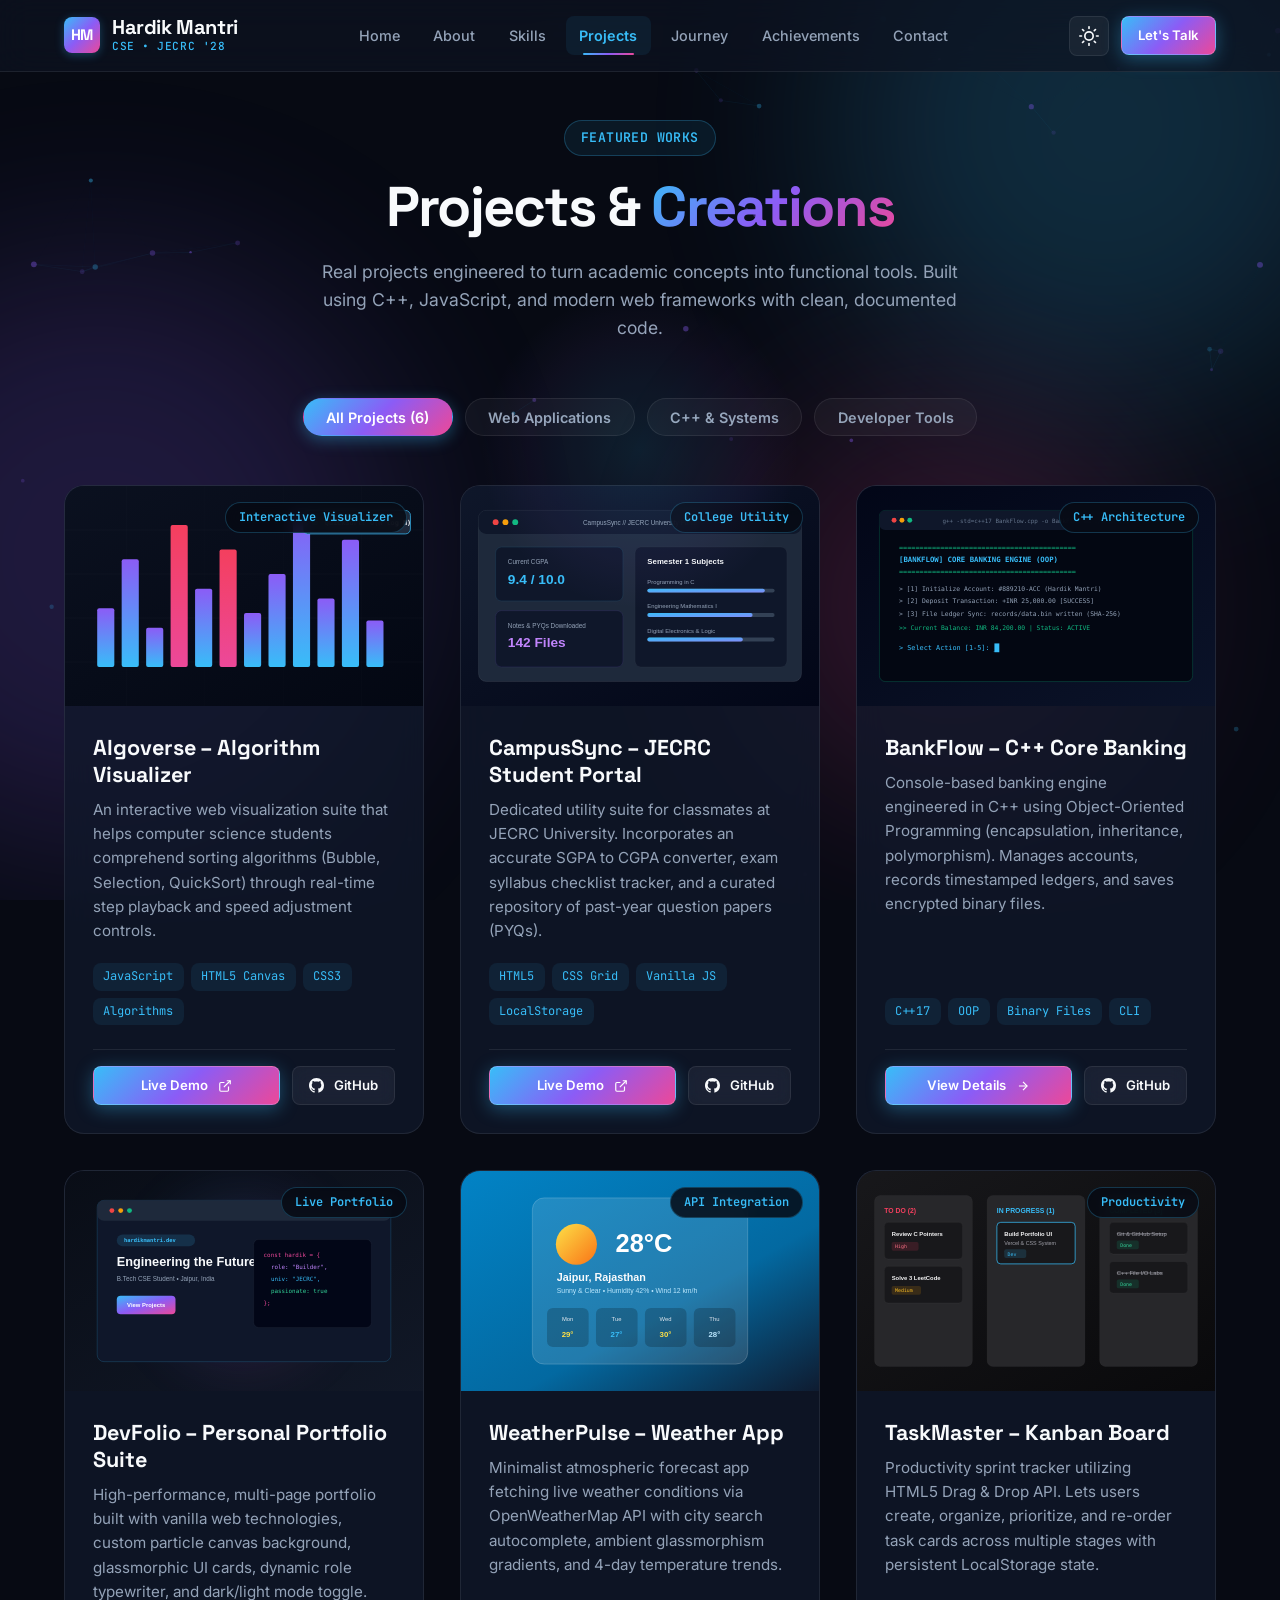
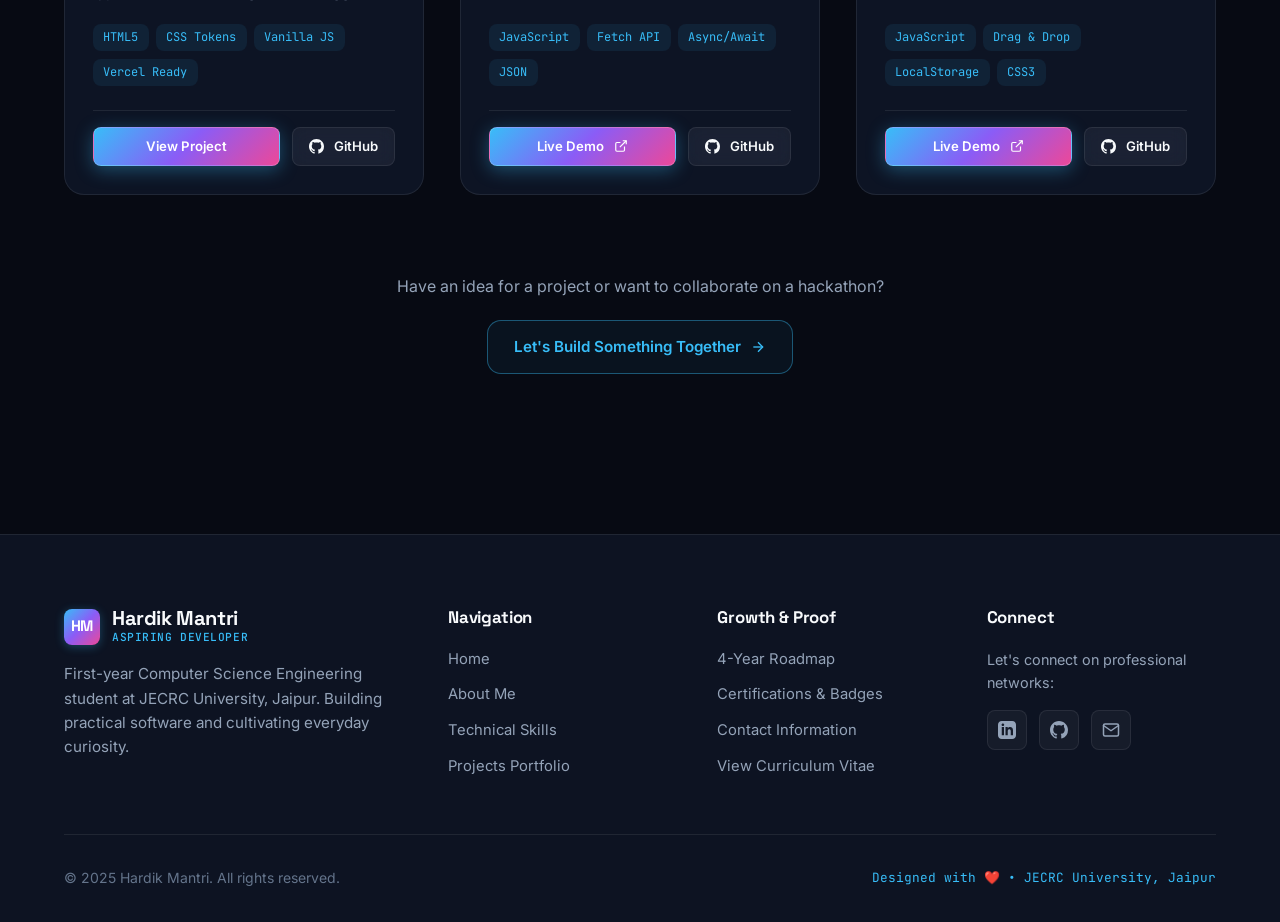
<file: projects.html>
<!DOCTYPE html>
<html lang="en" data-theme="dark">
<head>
  <meta charset="UTF-8">
  <meta name="viewport" content="width=device-width, initial-scale=1.0">
  <title>Projects Showcase | Hardik Mantri - CSE Portfolio</title>
  <meta name="title" content="Projects Showcase | Hardik Mantri - CSE Portfolio">
  <meta name="description" content="Explore software projects created by Hardik Mantri, including web applications, algorithm visualizers, and C++ console systems.">
  <meta name="author" content="Hardik Mantri">

  <!-- Open Graph -->
  <meta property="og:type" content="website">
  <meta property="og:url" content="https://hardikmantri.dev/projects.html">
  <meta property="og:title" content="Projects Showcase | Hardik Mantri">
  <meta property="og:description" content="Showcasing software projects built with C++, JavaScript, and Web Technologies.">

  <!-- Favicon -->
  <link rel="icon" type="image/svg+xml" href="assets/favicon.svg">

  <!-- Main Stylesheet -->
  <link rel="stylesheet" href="css/style.css">
</head>
<body>

  <!-- Scroll Progress Indicator -->
  <div class="scroll-progress-bar" aria-hidden="true"></div>
  <div class="cursor-glow" aria-hidden="true"></div>

  <!-- Ambient Blurred Glow Elements -->
  <div class="ambient-glow" aria-hidden="true">
    <div class="ambient-orb ambient-orb-1"></div>
    <div class="ambient-orb ambient-orb-2"></div>
    <div class="ambient-orb ambient-orb-3"></div>
  </div>

  <canvas id="bg-canvas" aria-hidden="true"></canvas>

  <!-- ========================================================================
       STICKY NAVBAR
       ======================================================================== -->
  <header class="navbar" id="navbar">
    <div class="container nav-container">
      <a href="index.html" class="nav-brand" aria-label="Hardik Mantri Home">
        <span class="brand-badge">HM</span>
        <div class="brand-text">
          <span class="brand-title">Hardik Mantri</span>
          <span class="brand-sub">CSE • JECRC '28</span>
        </div>
      </a>

      <nav class="nav-links" aria-label="Main Navigation">
        <a href="index.html" class="nav-link">Home</a>
        <a href="about.html" class="nav-link">About</a>
        <a href="skills.html" class="nav-link">Skills</a>
        <a href="projects.html" class="nav-link active">Projects</a>
        <a href="journey.html" class="nav-link">Journey</a>
        <a href="achievements.html" class="nav-link">Achievements</a>
        <a href="contact.html" class="nav-link">Contact</a>
      </nav>

      <div class="nav-actions">
        <button class="theme-toggle-btn" aria-label="Toggle light or dark theme" title="Toggle Theme"></button>
        <a href="contact.html" class="btn btn-primary btn-sm">
          <span>Let's Talk</span>
        </a>
        <button class="mobile-nav-toggle" aria-label="Toggle navigation menu">
          <span class="hamburger-line"></span>
          <span class="hamburger-line"></span>
          <span class="hamburger-line"></span>
        </button>
      </div>
    </div>
  </header>

  <!-- Mobile Menu Drawer -->
  <div class="mobile-nav-overlay" aria-hidden="true"></div>
  <div class="mobile-nav-menu" aria-label="Mobile Navigation">
    <a href="index.html" class="nav-link">Home</a>
    <a href="about.html" class="nav-link">About</a>
    <a href="skills.html" class="nav-link">Skills</a>
    <a href="projects.html" class="nav-link active">Projects</a>
    <a href="journey.html" class="nav-link">Journey</a>
    <a href="achievements.html" class="nav-link">Achievements</a>
    <a href="contact.html" class="nav-link">Contact</a>
    <div style="margin-top: 1rem; padding-top: 1rem; border-top: 1px solid var(--border-color);">
      <a href="assets/Hardik_Mantri_Resume.html" target="_blank" class="btn btn-outline" style="width: 100%;">
        📄 View Resume
      </a>
    </div>
  </div>

  <!-- ========================================================================
       PAGE HEADER
       ======================================================================== -->
  <main>
    <div class="page-header">
      <div class="container">
        <div class="page-badge reveal-on-scroll">Featured Works</div>
        <h1 class="page-title reveal-on-scroll reveal-delay-1">
          Projects &amp; <span class="gradient-text">Creations</span>
        </h1>
        <p class="page-description reveal-on-scroll reveal-delay-2">
          Real projects engineered to turn academic concepts into functional tools. Built using C++, JavaScript, and modern web frameworks with clean, documented code.
        </p>
      </div>
    </div>

    <!-- ========================================================================
         CATEGORY FILTER BAR
         ======================================================================== -->
    <div class="container">
      <div class="projects-filter-bar reveal-on-scroll">
        <button class="filter-btn active" data-filter="all">All Projects (6)</button>
        <button class="filter-btn" data-filter="web">Web Applications</button>
        <button class="filter-btn" data-filter="cpp">C++ &amp; Systems</button>
        <button class="filter-btn" data-filter="tools">Developer Tools</button>
      </div>
    </div>

    <!-- ========================================================================
         PROJECTS GRID
         ======================================================================== -->
    <section class="section-padding" style="padding-top: 0;">
      <div class="container">
        <div class="projects-grid">

          <!-- Project 1: Algoverse -->
          <div class="glass-card project-card reveal-on-scroll" data-category="web">
            <div class="project-image-box">
              <img src="assets/project-algoverse.svg" alt="Algoverse Project" class="project-preview-svg" loading="lazy">
              <span class="project-badge-overlay">Interactive Visualizer</span>
            </div>
            <div class="project-content">
              <h3 class="project-title">Algoverse – Algorithm Visualizer</h3>
              <p class="project-desc">
                An interactive web visualization suite that helps computer science students comprehend sorting algorithms (Bubble, Selection, QuickSort) through real-time step playback and speed adjustment controls.
              </p>
              <div class="project-tags">
                <span class="project-tag">JavaScript</span>
                <span class="project-tag">HTML5 Canvas</span>
                <span class="project-tag">CSS3</span>
                <span class="project-tag">Algorithms</span>
              </div>
              <div class="project-actions">
                <a href="https://github.com" target="_blank" rel="noopener noreferrer" class="btn btn-primary btn-sm" style="flex:1;">
                  <span>Live Demo</span>
                  <svg viewBox="0 0 24 24" fill="none" stroke="currentColor" stroke-width="2" style="width:14px;height:14px;">
                    <path d="M18 13v6a2 2 0 0 1-2 2H5a2 2 0 0 1-2-2V8a2 2 0 0 1 2-2h6"></path>
                    <polyline points="15 3 21 3 21 9"></polyline>
                    <line x1="10" y1="14" x2="21" y2="3"></line>
                  </svg>
                </a>
                <a href="https://github.com" target="_blank" rel="noopener noreferrer" class="btn btn-secondary btn-sm" title="View Source on GitHub">
                  <svg viewBox="0 0 24 24" fill="currentColor" style="width:15px;height:15px;">
                    <path d="M12 0C5.37 0 0 5.37 0 12c0 5.31 3.435 9.795 8.205 11.385.6.105.825-.255.825-.57 0-.285-.015-1.23-.015-2.235-3.015.555-3.795-.735-4.035-1.41-.135-.345-.72-1.41-1.23-1.695-.42-.225-1.02-.78-.015-.795.945-.015 1.62.87 1.845 1.23 1.08 1.815 2.805 1.305 3.495.99.105-.78.42-1.305.765-1.605-2.67-.3-5.46-1.335-5.46-5.925 0-1.305.465-2.385 1.23-3.225-.12-.3-.54-1.53.12-3.18 0 0 1.005-.315 3.3 1.23.96-.27 1.98-.405 3-.405s2.04.135 3 .405c2.295-1.56 3.3-1.23 3.3-1.23.66 1.65.24 2.88.12 3.18.765.84 1.23 1.905 1.23 3.225 0 4.605-2.805 5.625-5.475 5.925.435.375.81 1.095.81 2.22 0 1.605-.015 2.895-.015 3.3 0 .315.225.69.825.57A12.02 12.02 0 0024 12c0-6.63-5.37-12-12-12z"/>
                  </svg>
                  <span>GitHub</span>
                </a>
              </div>
            </div>
          </div>

          <!-- Project 2: CampusSync -->
          <div class="glass-card project-card reveal-on-scroll reveal-delay-1" data-category="web">
            <div class="project-image-box">
              <img src="assets/project-campussync.svg" alt="CampusSync Project" class="project-preview-svg" loading="lazy">
              <span class="project-badge-overlay">College Utility</span>
            </div>
            <div class="project-content">
              <h3 class="project-title">CampusSync – JECRC Student Portal</h3>
              <p class="project-desc">
                Dedicated utility suite for classmates at JECRC University. Incorporates an accurate SGPA to CGPA converter, exam syllabus checklist tracker, and a curated repository of past-year question papers (PYQs).
              </p>
              <div class="project-tags">
                <span class="project-tag">HTML5</span>
                <span class="project-tag">CSS Grid</span>
                <span class="project-tag">Vanilla JS</span>
                <span class="project-tag">LocalStorage</span>
              </div>
              <div class="project-actions">
                <a href="https://github.com" target="_blank" rel="noopener noreferrer" class="btn btn-primary btn-sm" style="flex:1;">
                  <span>Live Demo</span>
                  <svg viewBox="0 0 24 24" fill="none" stroke="currentColor" stroke-width="2" style="width:14px;height:14px;">
                    <path d="M18 13v6a2 2 0 0 1-2 2H5a2 2 0 0 1-2-2V8a2 2 0 0 1 2-2h6"></path>
                    <polyline points="15 3 21 3 21 9"></polyline>
                    <line x1="10" y1="14" x2="21" y2="3"></line>
                  </svg>
                </a>
                <a href="https://github.com" target="_blank" rel="noopener noreferrer" class="btn btn-secondary btn-sm" title="View Source on GitHub">
                  <svg viewBox="0 0 24 24" fill="currentColor" style="width:15px;height:15px;">
                    <path d="M12 0C5.37 0 0 5.37 0 12c0 5.31 3.435 9.795 8.205 11.385.6.105.825-.255.825-.57 0-.285-.015-1.23-.015-2.235-3.015.555-3.795-.735-4.035-1.41-.135-.345-.72-1.41-1.23-1.695-.42-.225-1.02-.78-.015-.795.945-.015 1.62.87 1.845 1.23 1.08 1.815 2.805 1.305 3.495.99.105-.78.42-1.305.765-1.605-2.67-.3-5.46-1.335-5.46-5.925 0-1.305.465-2.385 1.23-3.225-.12-.3-.54-1.53.12-3.18 0 0 1.005-.315 3.3 1.23.96-.27 1.98-.405 3-.405s2.04.135 3 .405c2.295-1.56 3.3-1.23 3.3-1.23.66 1.65.24 2.88.12 3.18.765.84 1.23 1.905 1.23 3.225 0 4.605-2.805 5.625-5.475 5.925.435.375.81 1.095.81 2.22 0 1.605-.015 2.895-.015 3.3 0 .315.225.69.825.57A12.02 12.02 0 0024 12c0-6.63-5.37-12-12-12z"/>
                  </svg>
                  <span>GitHub</span>
                </a>
              </div>
            </div>
          </div>

          <!-- Project 3: BankFlow -->
          <div class="glass-card project-card reveal-on-scroll reveal-delay-2" data-category="cpp">
            <div class="project-image-box">
              <img src="assets/project-bankflow.svg" alt="BankFlow Project" class="project-preview-svg" loading="lazy">
              <span class="project-badge-overlay">C++ Architecture</span>
            </div>
            <div class="project-content">
              <h3 class="project-title">BankFlow – C++ Core Banking</h3>
              <p class="project-desc">
                Console-based banking engine engineered in C++ using Object-Oriented Programming (encapsulation, inheritance, polymorphism). Manages accounts, records timestamped ledgers, and saves encrypted binary files.
              </p>
              <div class="project-tags">
                <span class="project-tag">C++17</span>
                <span class="project-tag">OOP</span>
                <span class="project-tag">Binary Files</span>
                <span class="project-tag">CLI</span>
              </div>
              <div class="project-actions">
                <a href="https://github.com" target="_blank" rel="noopener noreferrer" class="btn btn-primary btn-sm" style="flex:1;">
                  <span>View Details</span>
                  <svg viewBox="0 0 24 24" fill="none" stroke="currentColor" stroke-width="2" style="width:14px;height:14px;">
                    <line x1="5" y1="12" x2="19" y2="12"></line>
                    <polyline points="12 5 19 12 12 19"></polyline>
                  </svg>
                </a>
                <a href="https://github.com" target="_blank" rel="noopener noreferrer" class="btn btn-secondary btn-sm" title="View Source on GitHub">
                  <svg viewBox="0 0 24 24" fill="currentColor" style="width:15px;height:15px;">
                    <path d="M12 0C5.37 0 0 5.37 0 12c0 5.31 3.435 9.795 8.205 11.385.6.105.825-.255.825-.57 0-.285-.015-1.23-.015-2.235-3.015.555-3.795-.735-4.035-1.41-.135-.345-.72-1.41-1.23-1.695-.42-.225-1.02-.78-.015-.795.945-.015 1.62.87 1.845 1.23 1.08 1.815 2.805 1.305 3.495.99.105-.78.42-1.305.765-1.605-2.67-.3-5.46-1.335-5.46-5.925 0-1.305.465-2.385 1.23-3.225-.12-.3-.54-1.53.12-3.18 0 0 1.005-.315 3.3 1.23.96-.27 1.98-.405 3-.405s2.04.135 3 .405c2.295-1.56 3.3-1.23 3.3-1.23.66 1.65.24 2.88.12 3.18.765.84 1.23 1.905 1.23 3.225 0 4.605-2.805 5.625-5.475 5.925.435.375.81 1.095.81 2.22 0 1.605-.015 2.895-.015 3.3 0 .315.225.69.825.57A12.02 12.02 0 0024 12c0-6.63-5.37-12-12-12z"/>
                  </svg>
                  <span>GitHub</span>
                </a>
              </div>
            </div>
          </div>

          <!-- Project 4: DevFolio Pro -->
          <div class="glass-card project-card reveal-on-scroll" data-category="web">
            <div class="project-image-box">
              <img src="assets/project-devfolio.svg" alt="DevFolio Project" class="project-preview-svg" loading="lazy">
              <span class="project-badge-overlay">Live Portfolio</span>
            </div>
            <div class="project-content">
              <h3 class="project-title">DevFolio – Personal Portfolio Suite</h3>
              <p class="project-desc">
                High-performance, multi-page portfolio built with vanilla web technologies, custom particle canvas background, glassmorphic UI cards, dynamic role typewriter, and dark/light mode toggle.
              </p>
              <div class="project-tags">
                <span class="project-tag">HTML5</span>
                <span class="project-tag">CSS Tokens</span>
                <span class="project-tag">Vanilla JS</span>
                <span class="project-tag">Vercel Ready</span>
              </div>
              <div class="project-actions">
                <a href="index.html" class="btn btn-primary btn-sm" style="flex:1;">
                  <span>View Project</span>
                </a>
                <a href="https://github.com" target="_blank" rel="noopener noreferrer" class="btn btn-secondary btn-sm" title="View Source on GitHub">
                  <svg viewBox="0 0 24 24" fill="currentColor" style="width:15px;height:15px;">
                    <path d="M12 0C5.37 0 0 5.37 0 12c0 5.31 3.435 9.795 8.205 11.385.6.105.825-.255.825-.57 0-.285-.015-1.23-.015-2.235-3.015.555-3.795-.735-4.035-1.41-.135-.345-.72-1.41-1.23-1.695-.42-.225-1.02-.78-.015-.795.945-.015 1.62.87 1.845 1.23 1.08 1.815 2.805 1.305 3.495.99.105-.78.42-1.305.765-1.605-2.67-.3-5.46-1.335-5.46-5.925 0-1.305.465-2.385 1.23-3.225-.12-.3-.54-1.53.12-3.18 0 0 1.005-.315 3.3 1.23.96-.27 1.98-.405 3-.405s2.04.135 3 .405c2.295-1.56 3.3-1.23 3.3-1.23.66 1.65.24 2.88.12 3.18.765.84 1.23 1.905 1.23 3.225 0 4.605-2.805 5.625-5.475 5.925.435.375.81 1.095.81 2.22 0 1.605-.015 2.895-.015 3.3 0 .315.225.69.825.57A12.02 12.02 0 0024 12c0-6.63-5.37-12-12-12z"/>
                  </svg>
                  <span>GitHub</span>
                </a>
              </div>
            </div>
          </div>

          <!-- Project 5: WeatherPulse -->
          <div class="glass-card project-card reveal-on-scroll reveal-delay-1" data-category="web">
            <div class="project-image-box">
              <img src="assets/project-weatherpulse.svg" alt="WeatherPulse Project" class="project-preview-svg" loading="lazy">
              <span class="project-badge-overlay">API Integration</span>
            </div>
            <div class="project-content">
              <h3 class="project-title">WeatherPulse – Weather App</h3>
              <p class="project-desc">
                Minimalist atmospheric forecast app fetching live weather conditions via OpenWeatherMap API with city search autocomplete, ambient glassmorphism gradients, and 4-day temperature trends.
              </p>
              <div class="project-tags">
                <span class="project-tag">JavaScript</span>
                <span class="project-tag">Fetch API</span>
                <span class="project-tag">Async/Await</span>
                <span class="project-tag">JSON</span>
              </div>
              <div class="project-actions">
                <a href="https://github.com" target="_blank" rel="noopener noreferrer" class="btn btn-primary btn-sm" style="flex:1;">
                  <span>Live Demo</span>
                  <svg viewBox="0 0 24 24" fill="none" stroke="currentColor" stroke-width="2" style="width:14px;height:14px;">
                    <path d="M18 13v6a2 2 0 0 1-2 2H5a2 2 0 0 1-2-2V8a2 2 0 0 1 2-2h6"></path>
                    <polyline points="15 3 21 3 21 9"></polyline>
                    <line x1="10" y1="14" x2="21" y2="3"></line>
                  </svg>
                </a>
                <a href="https://github.com" target="_blank" rel="noopener noreferrer" class="btn btn-secondary btn-sm" title="View Source on GitHub">
                  <svg viewBox="0 0 24 24" fill="currentColor" style="width:15px;height:15px;">
                    <path d="M12 0C5.37 0 0 5.37 0 12c0 5.31 3.435 9.795 8.205 11.385.6.105.825-.255.825-.57 0-.285-.015-1.23-.015-2.235-3.015.555-3.795-.735-4.035-1.41-.135-.345-.72-1.41-1.23-1.695-.42-.225-1.02-.78-.015-.795.945-.015 1.62.87 1.845 1.23 1.08 1.815 2.805 1.305 3.495.99.105-.78.42-1.305.765-1.605-2.67-.3-5.46-1.335-5.46-5.925 0-1.305.465-2.385 1.23-3.225-.12-.3-.54-1.53.12-3.18 0 0 1.005-.315 3.3 1.23.96-.27 1.98-.405 3-.405s2.04.135 3 .405c2.295-1.56 3.3-1.23 3.3-1.23.66 1.65.24 2.88.12 3.18.765.84 1.23 1.905 1.23 3.225 0 4.605-2.805 5.625-5.475 5.925.435.375.81 1.095.81 2.22 0 1.605-.015 2.895-.015 3.3 0 .315.225.69.825.57A12.02 12.02 0 0024 12c0-6.63-5.37-12-12-12z"/>
                  </svg>
                  <span>GitHub</span>
                </a>
              </div>
            </div>
          </div>

          <!-- Project 6: TaskMaster -->
          <div class="glass-card project-card reveal-on-scroll reveal-delay-2" data-category="tools">
            <div class="project-image-box">
              <img src="assets/project-taskmaster.svg" alt="TaskMaster Project" class="project-preview-svg" loading="lazy">
              <span class="project-badge-overlay">Productivity</span>
            </div>
            <div class="project-content">
              <h3 class="project-title">TaskMaster – Kanban Board</h3>
              <p class="project-desc">
                Productivity sprint tracker utilizing HTML5 Drag &amp; Drop API. Lets users create, organize, prioritize, and re-order task cards across multiple stages with persistent LocalStorage state.
              </p>
              <div class="project-tags">
                <span class="project-tag">JavaScript</span>
                <span class="project-tag">Drag &amp; Drop</span>
                <span class="project-tag">LocalStorage</span>
                <span class="project-tag">CSS3</span>
              </div>
              <div class="project-actions">
                <a href="https://github.com" target="_blank" rel="noopener noreferrer" class="btn btn-primary btn-sm" style="flex:1;">
                  <span>Live Demo</span>
                  <svg viewBox="0 0 24 24" fill="none" stroke="currentColor" stroke-width="2" style="width:14px;height:14px;">
                    <path d="M18 13v6a2 2 0 0 1-2 2H5a2 2 0 0 1-2-2V8a2 2 0 0 1 2-2h6"></path>
                    <polyline points="15 3 21 3 21 9"></polyline>
                    <line x1="10" y1="14" x2="21" y2="3"></line>
                  </svg>
                </a>
                <a href="https://github.com" target="_blank" rel="noopener noreferrer" class="btn btn-secondary btn-sm" title="View Source on GitHub">
                  <svg viewBox="0 0 24 24" fill="currentColor" style="width:15px;height:15px;">
                    <path d="M12 0C5.37 0 0 5.37 0 12c0 5.31 3.435 9.795 8.205 11.385.6.105.825-.255.825-.57 0-.285-.015-1.23-.015-2.235-3.015.555-3.795-.735-4.035-1.41-.135-.345-.72-1.41-1.23-1.695-.42-.225-1.02-.78-.015-.795.945-.015 1.62.87 1.845 1.23 1.08 1.815 2.805 1.305 3.495.99.105-.78.42-1.305.765-1.605-2.67-.3-5.46-1.335-5.46-5.925 0-1.305.465-2.385 1.23-3.225-.12-.3-.54-1.53.12-3.18 0 0 1.005-.315 3.3 1.23.96-.27 1.98-.405 3-.405s2.04.135 3 .405c2.295-1.56 3.3-1.23 3.3-1.23.66 1.65.24 2.88.12 3.18.765.84 1.23 1.905 1.23 3.225 0 4.605-2.805 5.625-5.475 5.925.435.375.81 1.095.81 2.22 0 1.605-.015 2.895-.015 3.3 0 .315.225.69.825.57A12.02 12.02 0 0024 12c0-6.63-5.37-12-12-12z"/>
                  </svg>
                  <span>GitHub</span>
                </a>
              </div>
            </div>
          </div>

        </div>
      </div>
    </section>

    <!-- Bottom Banner -->
    <section class="section-padding" style="padding-top: 0; text-align: center;">
      <div class="container">
        <p style="color: var(--text-secondary); margin-bottom: 1.25rem;">
          Have an idea for a project or want to collaborate on a hackathon?
        </p>
        <a href="contact.html" class="btn btn-outline">
          <span>Let's Build Something Together</span>
          <svg viewBox="0 0 24 24" fill="none" stroke="currentColor" stroke-width="2" style="width:16px;height:16px;">
            <line x1="5" y1="12" x2="19" y2="12"></line>
            <polyline points="12 5 19 12 12 19"></polyline>
          </svg>
        </a>
      </div>
    </section>
  </main>

  <!-- ========================================================================
       SHARED FOOTER
       ======================================================================== -->
  <footer class="footer">
    <div class="container">
      <div class="footer-grid">
        <div>
          <a href="index.html" class="nav-brand" style="margin-bottom: 0.75rem;">
            <span class="brand-badge">HM</span>
            <div class="brand-text">
              <span class="brand-title">Hardik Mantri</span>
              <span class="brand-sub">Aspiring Developer</span>
            </div>
          </a>
          <p class="footer-brand-desc">
            First-year Computer Science Engineering student at JECRC University, Jaipur. Building practical software and cultivating everyday curiosity.
          </p>
        </div>

        <div>
          <h4 class="footer-heading">Navigation</h4>
          <div class="footer-links">
            <a href="index.html" class="footer-link">Home</a>
            <a href="about.html" class="footer-link">About Me</a>
            <a href="skills.html" class="footer-link">Technical Skills</a>
            <a href="projects.html" class="footer-link">Projects Portfolio</a>
          </div>
        </div>

        <div>
          <h4 class="footer-heading">Growth &amp; Proof</h4>
          <div class="footer-links">
            <a href="journey.html" class="footer-link">4-Year Roadmap</a>
            <a href="achievements.html" class="footer-link">Certifications &amp; Badges</a>
            <a href="contact.html" class="footer-link">Contact Information</a>
            <a href="assets/Hardik_Mantri_Resume.html" target="_blank" class="footer-link">View Curriculum Vitae</a>
          </div>
        </div>

        <div>
          <h4 class="footer-heading">Connect</h4>
          <p style="color: var(--text-secondary); font-size: 0.9rem; margin-bottom: 1rem;">
            Let's connect on professional networks:
          </p>
          <div class="social-icons-row">
            <a href="https://linkedin.com" target="_blank" rel="noopener noreferrer" class="social-icon-btn" aria-label="LinkedIn" title="LinkedIn">
              <svg viewBox="0 0 24 24" fill="currentColor">
                <path d="M19 0h-14c-2.761 0-5 2.239-5 5v14c0 2.761 2.239 5 5 5h14c2.762 0 5-2.239 5-5v-14c0-2.761-2.238-5-5-5zm-11 19h-3v-11h3v11zm-1.5-12.268c-.966 0-1.75-.79-1.75-1.764s.784-1.764 1.75-1.764 1.75.79 1.75 1.764-.783 1.764-1.75 1.764zm13.5 12.268h-3v-5.604c0-3.368-4-3.113-4 0v5.604h-3v-11h3v1.765c1.396-2.586 7-2.777 7 2.476v6.759z"/>
              </svg>
            </a>
            <a href="https://github.com" target="_blank" rel="noopener noreferrer" class="social-icon-btn" aria-label="GitHub" title="GitHub">
              <svg viewBox="0 0 24 24" fill="currentColor">
                <path d="M12 0C5.37 0 0 5.37 0 12c0 5.31 3.435 9.795 8.205 11.385.6.105.825-.255.825-.57 0-.285-.015-1.23-.015-2.235-3.015.555-3.795-.735-4.035-1.41-.135-.345-.72-1.41-1.23-1.695-.42-.225-1.02-.78-.015-.795.945-.015 1.62.87 1.845 1.23 1.08 1.815 2.805 1.305 3.495.99.105-.78.42-1.305.765-1.605-2.67-.3-5.46-1.335-5.46-5.925 0-1.305.465-2.385 1.23-3.225-.12-.3-.54-1.53.12-3.18 0 0 1.005-.315 3.3 1.23.96-.27 1.98-.405 3-.405s2.04.135 3 .405c2.295-1.56 3.3-1.23 3.3-1.23.66 1.65.24 2.88.12 3.18.765.84 1.23 1.905 1.23 3.225 0 4.605-2.805 5.625-5.475 5.925.435.375.81 1.095.81 2.22 0 1.605-.015 2.895-.015 3.3 0 .315.225.69.825.57A12.02 12.02 0 0024 12c0-6.63-5.37-12-12-12z"/>
              </svg>
            </a>
            <a href="mailto:hardikmantri.dev@gmail.com" class="social-icon-btn" aria-label="Email" title="Email">
              <svg viewBox="0 0 24 24" fill="none" stroke="currentColor" stroke-width="2" stroke-linecap="round" stroke-linejoin="round">
                <path d="M4 4h16c1.1 0 2 .9 2 2v12c0 1.1-.9 2-2 2H4c-1.1 0-2-.9-2-2V6c0-1.1.9-2 2-2z"></path>
                <polyline points="22,6 12,13 2,6"></polyline>
              </svg>
            </a>
          </div>
        </div>
      </div>

      <div class="footer-bottom">
        <div>© 2025 Hardik Mantri. All rights reserved.</div>
        <div style="font-family: var(--font-mono); font-size: 0.8rem; color: var(--accent-cyan);">
          Designed with ❤️ • JECRC University, Jaipur
        </div>
      </div>
    </div>
  </footer>

  <button class="back-to-top" aria-label="Scroll back to top" title="Back to top">
    <svg viewBox="0 0 24 24" fill="none" stroke="currentColor" stroke-width="2.5" stroke-linecap="round" stroke-linejoin="round" style="width:20px;height:20px;">
      <polyline points="18 15 12 9 6 15"></polyline>
    </svg>
  </button>

  <!-- Core JavaScript -->
  <script src="js/main.js"></script>

  <!-- Botpress Chatbot -->
  <script src="https://cdn.botpress.cloud/webchat/v5.0/inject.js"></script>
  <script src="https://files.bpcontent.cloud/2026/10/13/17/20261013171355-VX7WZBBA.js" defer></script>
</body>
</html>
</file>
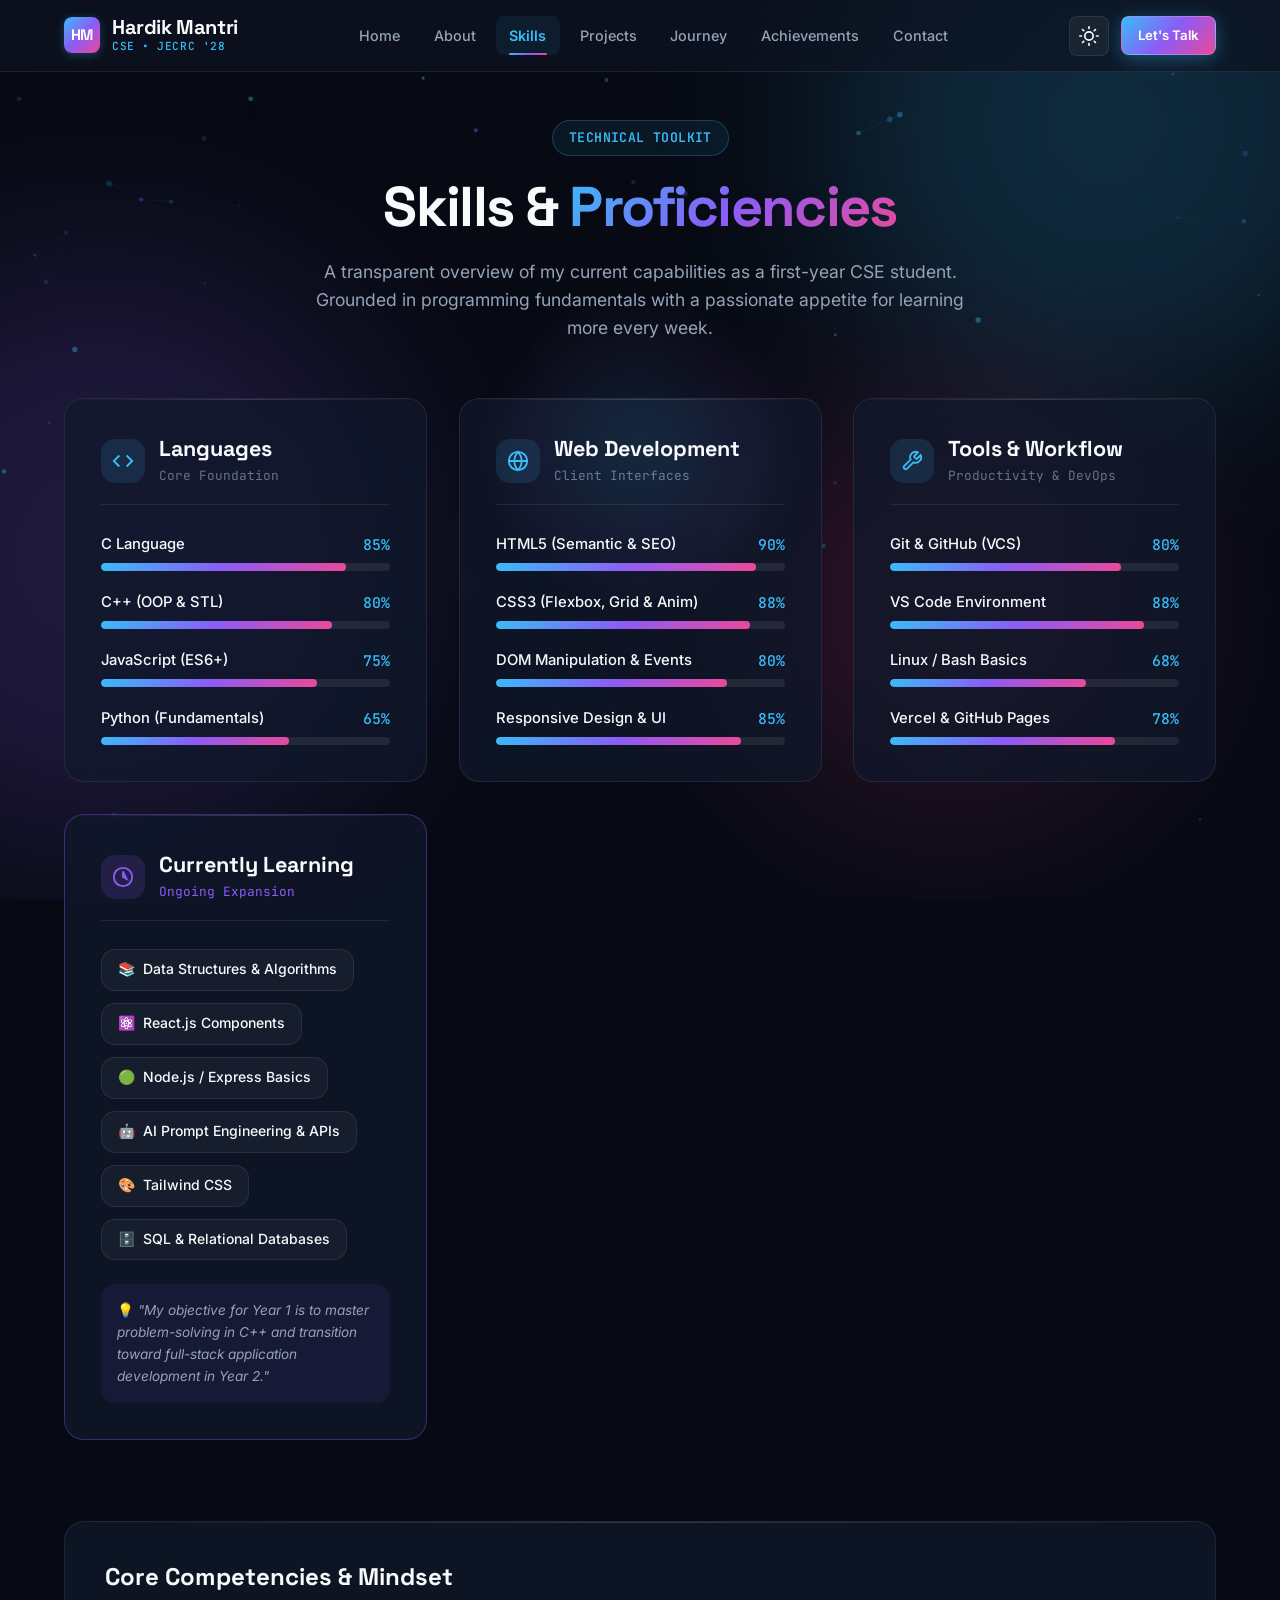
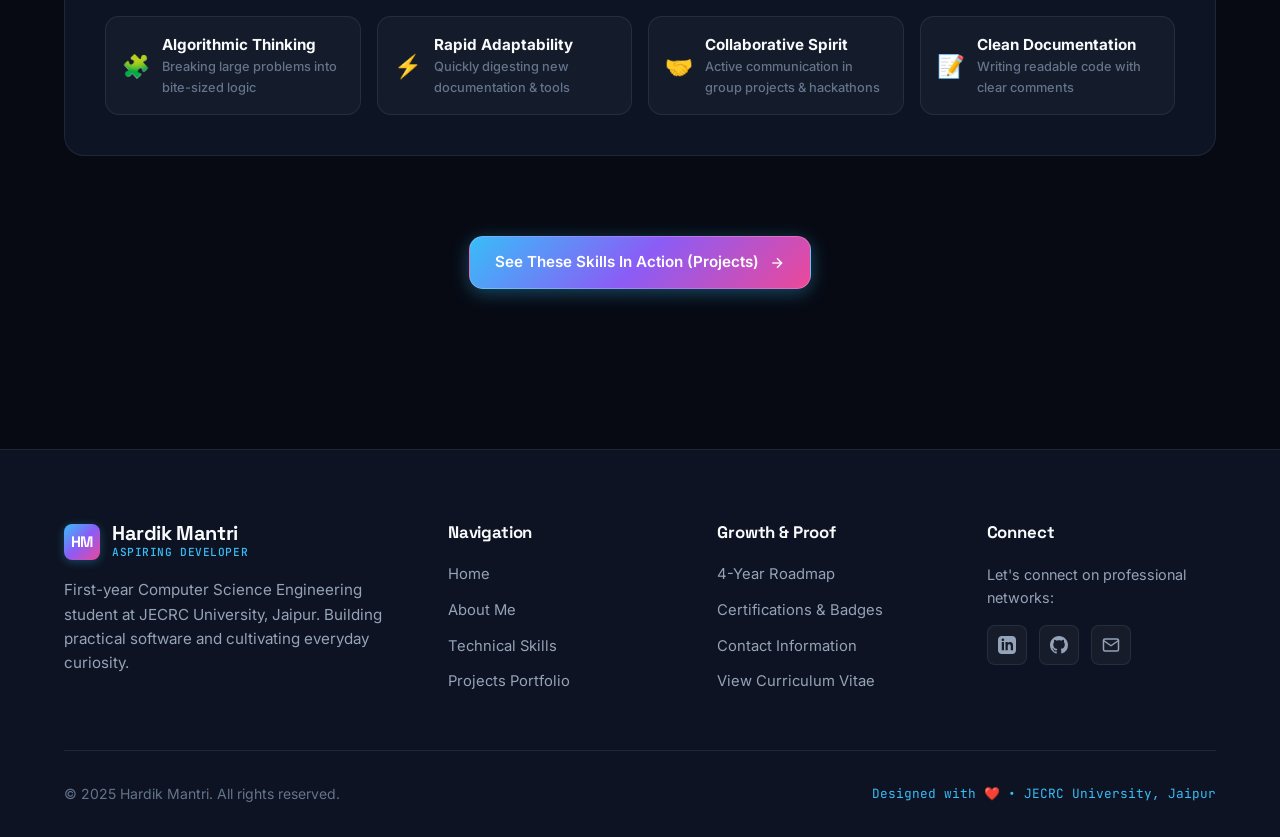
<file: skills.html>
<!DOCTYPE html>
<html lang="en" data-theme="dark">
<head>
  <meta charset="UTF-8">
  <meta name="viewport" content="width=device-width, initial-scale=1.0">
  <title>Technical Skills | Hardik Mantri - CSE Student</title>
  <meta name="title" content="Technical Skills | Hardik Mantri - CSE Student">
  <meta name="description" content="Explore Hardik Mantri's technical skill set across Programming Languages (C, C++), Web Technologies, Developer Tools, and what he is currently learning.">
  <meta name="author" content="Hardik Mantri">

  <!-- Open Graph -->
  <meta property="og:type" content="website">
  <meta property="og:url" content="https://hardikmantri.dev/skills.html">
  <meta property="og:title" content="Technical Skills | Hardik Mantri">
  <meta property="og:description" content="Languages, Web Technologies, Tools, and Ongoing Learning.">

  <!-- Favicon -->
  <link rel="icon" type="image/svg+xml" href="assets/favicon.svg">

  <!-- Main Stylesheet -->
  <link rel="stylesheet" href="css/style.css">
</head>
<body>

  <!-- Scroll Progress Indicator -->
  <div class="scroll-progress-bar" aria-hidden="true"></div>
  <div class="cursor-glow" aria-hidden="true"></div>

  <!-- Ambient Blurred Glow Elements -->
  <div class="ambient-glow" aria-hidden="true">
    <div class="ambient-orb ambient-orb-1"></div>
    <div class="ambient-orb ambient-orb-2"></div>
    <div class="ambient-orb ambient-orb-3"></div>
  </div>

  <canvas id="bg-canvas" aria-hidden="true"></canvas>

  <!-- ========================================================================
       STICKY NAVBAR
       ======================================================================== -->
  <header class="navbar" id="navbar">
    <div class="container nav-container">
      <a href="index.html" class="nav-brand" aria-label="Hardik Mantri Home">
        <span class="brand-badge">HM</span>
        <div class="brand-text">
          <span class="brand-title">Hardik Mantri</span>
          <span class="brand-sub">CSE • JECRC '28</span>
        </div>
      </a>

      <nav class="nav-links" aria-label="Main Navigation">
        <a href="index.html" class="nav-link">Home</a>
        <a href="about.html" class="nav-link">About</a>
        <a href="skills.html" class="nav-link active">Skills</a>
        <a href="projects.html" class="nav-link">Projects</a>
        <a href="journey.html" class="nav-link">Journey</a>
        <a href="achievements.html" class="nav-link">Achievements</a>
        <a href="contact.html" class="nav-link">Contact</a>
      </nav>

      <div class="nav-actions">
        <button class="theme-toggle-btn" aria-label="Toggle light or dark theme" title="Toggle Theme"></button>
        <a href="contact.html" class="btn btn-primary btn-sm">
          <span>Let's Talk</span>
        </a>
        <button class="mobile-nav-toggle" aria-label="Toggle navigation menu">
          <span class="hamburger-line"></span>
          <span class="hamburger-line"></span>
          <span class="hamburger-line"></span>
        </button>
      </div>
    </div>
  </header>

  <!-- Mobile Menu Drawer -->
  <div class="mobile-nav-overlay" aria-hidden="true"></div>
  <div class="mobile-nav-menu" aria-label="Mobile Navigation">
    <a href="index.html" class="nav-link">Home</a>
    <a href="about.html" class="nav-link">About</a>
    <a href="skills.html" class="nav-link active">Skills</a>
    <a href="projects.html" class="nav-link">Projects</a>
    <a href="journey.html" class="nav-link">Journey</a>
    <a href="achievements.html" class="nav-link">Achievements</a>
    <a href="contact.html" class="nav-link">Contact</a>
    <div style="margin-top: 1rem; padding-top: 1rem; border-top: 1px solid var(--border-color);">
      <a href="assets/Hardik_Mantri_Resume.html" target="_blank" class="btn btn-outline" style="width: 100%;">
        📄 View Resume
      </a>
    </div>
  </div>

  <!-- ========================================================================
       PAGE HEADER
       ======================================================================== -->
  <main>
    <div class="page-header">
      <div class="container">
        <div class="page-badge reveal-on-scroll">Technical Toolkit</div>
        <h1 class="page-title reveal-on-scroll reveal-delay-1">
          Skills &amp; <span class="gradient-text">Proficiencies</span>
        </h1>
        <p class="page-description reveal-on-scroll reveal-delay-2">
          A transparent overview of my current capabilities as a first-year CSE student. Grounded in programming fundamentals with a passionate appetite for learning more every week.
        </p>
      </div>
    </div>

    <!-- ========================================================================
         SKILLS GROUPS
         ======================================================================== -->
    <section class="section-padding" style="padding-top: 0;">
      <div class="container">
        <div class="skills-section-grid">

          <!-- 1. Programming Languages -->
          <div class="glass-card skill-group-card reveal-on-scroll">
            <div class="group-header">
              <div class="group-icon">
                <svg viewBox="0 0 24 24" fill="none" stroke="currentColor" stroke-width="2">
                  <polyline points="16 18 22 12 16 6"></polyline>
                  <polyline points="8 6 2 12 8 18"></polyline>
                </svg>
              </div>
              <div>
                <h3 class="group-title">Languages</h3>
                <span style="font-size: 0.8rem; color: var(--text-muted); font-family: var(--font-mono);">Core Foundation</span>
              </div>
            </div>

            <div class="skill-list">
              <!-- Skill Item: C -->
              <div class="skill-item">
                <div class="skill-item-info">
                  <span>C Language</span>
                  <span style="color: var(--accent-cyan); font-family: var(--font-mono);">85%</span>
                </div>
                <div class="skill-progress-track">
                  <div class="skill-progress-fill" data-level="85%"></div>
                </div>
              </div>

              <!-- Skill Item: C++ -->
              <div class="skill-item">
                <div class="skill-item-info">
                  <span>C++ (OOP &amp; STL)</span>
                  <span style="color: var(--accent-cyan); font-family: var(--font-mono);">80%</span>
                </div>
                <div class="skill-progress-track">
                  <div class="skill-progress-fill" data-level="80%"></div>
                </div>
              </div>

              <!-- Skill Item: JavaScript -->
              <div class="skill-item">
                <div class="skill-item-info">
                  <span>JavaScript (ES6+)</span>
                  <span style="color: var(--accent-cyan); font-family: var(--font-mono);">75%</span>
                </div>
                <div class="skill-progress-track">
                  <div class="skill-progress-fill" data-level="75%"></div>
                </div>
              </div>

              <!-- Skill Item: Python -->
              <div class="skill-item">
                <div class="skill-item-info">
                  <span>Python (Fundamentals)</span>
                  <span style="color: var(--accent-cyan); font-family: var(--font-mono);">65%</span>
                </div>
                <div class="skill-progress-track">
                  <div class="skill-progress-fill" data-level="65%"></div>
                </div>
              </div>
            </div>
          </div>

          <!-- 2. Web Technologies -->
          <div class="glass-card skill-group-card reveal-on-scroll reveal-delay-1">
            <div class="group-header">
              <div class="group-icon">
                <svg viewBox="0 0 24 24" fill="none" stroke="currentColor" stroke-width="2">
                  <circle cx="12" cy="12" r="10"></circle>
                  <line x1="2" y1="12" x2="22" y2="12"></line>
                  <path d="M12 2a15.3 15.3 0 0 1 4 10 15.3 15.3 0 0 1-4 10 15.3 15.3 0 0 1-4-10 15.3 15.3 0 0 1 4-10z"></path>
                </svg>
              </div>
              <div>
                <h3 class="group-title">Web Development</h3>
                <span style="font-size: 0.8rem; color: var(--text-muted); font-family: var(--font-mono);">Client Interfaces</span>
              </div>
            </div>

            <div class="skill-list">
              <div class="skill-item">
                <div class="skill-item-info">
                  <span>HTML5 (Semantic &amp; SEO)</span>
                  <span style="color: var(--accent-cyan); font-family: var(--font-mono);">90%</span>
                </div>
                <div class="skill-progress-track">
                  <div class="skill-progress-fill" data-level="90%"></div>
                </div>
              </div>

              <div class="skill-item">
                <div class="skill-item-info">
                  <span>CSS3 (Flexbox, Grid &amp; Anim)</span>
                  <span style="color: var(--accent-cyan); font-family: var(--font-mono);">88%</span>
                </div>
                <div class="skill-progress-track">
                  <div class="skill-progress-fill" data-level="88%"></div>
                </div>
              </div>

              <div class="skill-item">
                <div class="skill-item-info">
                  <span>DOM Manipulation &amp; Events</span>
                  <span style="color: var(--accent-cyan); font-family: var(--font-mono);">80%</span>
                </div>
                <div class="skill-progress-track">
                  <div class="skill-progress-fill" data-level="80%"></div>
                </div>
              </div>

              <div class="skill-item">
                <div class="skill-item-info">
                  <span>Responsive Design &amp; UI</span>
                  <span style="color: var(--accent-cyan); font-family: var(--font-mono);">85%</span>
                </div>
                <div class="skill-progress-track">
                  <div class="skill-progress-fill" data-level="85%"></div>
                </div>
              </div>
            </div>
          </div>

          <!-- 3. Tools & Ecosystem -->
          <div class="glass-card skill-group-card reveal-on-scroll reveal-delay-2">
            <div class="group-header">
              <div class="group-icon">
                <svg viewBox="0 0 24 24" fill="none" stroke="currentColor" stroke-width="2">
                  <path d="M14.7 6.3a1 1 0 0 0 0 1.4l1.6 1.6a1 1 0 0 0 1.4 0l3.77-3.77a6 6 0 0 1-7.94 7.94l-6.91 6.91a2.12 2.12 0 0 1-3-3l6.91-6.91a6 6 0 0 1 7.94-7.94l-3.76 3.76z"></path>
                </svg>
              </div>
              <div>
                <h3 class="group-title">Tools &amp; Workflow</h3>
                <span style="font-size: 0.8rem; color: var(--text-muted); font-family: var(--font-mono);">Productivity &amp; DevOps</span>
              </div>
            </div>

            <div class="skill-list">
              <div class="skill-item">
                <div class="skill-item-info">
                  <span>Git &amp; GitHub (VCS)</span>
                  <span style="color: var(--accent-cyan); font-family: var(--font-mono);">80%</span>
                </div>
                <div class="skill-progress-track">
                  <div class="skill-progress-fill" data-level="80%"></div>
                </div>
              </div>

              <div class="skill-item">
                <div class="skill-item-info">
                  <span>VS Code Environment</span>
                  <span style="color: var(--accent-cyan); font-family: var(--font-mono);">88%</span>
                </div>
                <div class="skill-progress-track">
                  <div class="skill-progress-fill" data-level="88%"></div>
                </div>
              </div>

              <div class="skill-item">
                <div class="skill-item-info">
                  <span>Linux / Bash Basics</span>
                  <span style="color: var(--accent-cyan); font-family: var(--font-mono);">68%</span>
                </div>
                <div class="skill-progress-track">
                  <div class="skill-progress-fill" data-level="68%"></div>
                </div>
              </div>

              <div class="skill-item">
                <div class="skill-item-info">
                  <span>Vercel &amp; GitHub Pages</span>
                  <span style="color: var(--accent-cyan); font-family: var(--font-mono);">78%</span>
                </div>
                <div class="skill-progress-track">
                  <div class="skill-progress-fill" data-level="78%"></div>
                </div>
              </div>
            </div>
          </div>

          <!-- 4. Currently Learning -->
          <div class="glass-card skill-group-card reveal-on-scroll reveal-delay-3" style="border-color: rgba(139, 92, 246, 0.35);">
            <div class="group-header">
              <div class="group-icon" style="background: rgba(139, 92, 246, 0.15); color: var(--accent-purple);">
                <svg viewBox="0 0 24 24" fill="none" stroke="currentColor" stroke-width="2">
                  <circle cx="12" cy="12" r="10"></circle>
                  <polygon points="12 6 12 12 16 14"></polygon>
                </svg>
              </div>
              <div>
                <h3 class="group-title">Currently Learning</h3>
                <span style="font-size: 0.8rem; color: var(--accent-purple); font-family: var(--font-mono);">Ongoing Expansion</span>
              </div>
            </div>

            <div class="skill-badge-grid">
              <div class="skill-pill">
                <span>📚</span>
                <span>Data Structures &amp; Algorithms</span>
              </div>
              <div class="skill-pill">
                <span>⚛️</span>
                <span>React.js Components</span>
              </div>
              <div class="skill-pill">
                <span>🟢</span>
                <span>Node.js / Express Basics</span>
              </div>
              <div class="skill-pill">
                <span>🤖</span>
                <span>AI Prompt Engineering &amp; APIs</span>
              </div>
              <div class="skill-pill">
                <span>🎨</span>
                <span>Tailwind CSS</span>
              </div>
              <div class="skill-pill">
                <span>🗄️</span>
                <span>SQL &amp; Relational Databases</span>
              </div>
            </div>

            <div style="margin-top: 1.5rem; padding: 1rem; background: rgba(139, 92, 246, 0.08); border-radius: var(--radius-md); font-size: 0.85rem; color: var(--text-secondary);">
              💡 <em>"My objective for Year 1 is to master problem-solving in C++ and transition toward full-stack application development in Year 2."</em>
            </div>
          </div>

        </div>
      </div>
    </section>

    <!-- Problem Solving & Soft Skills Section -->
    <section class="section-padding" style="padding-top: 0;">
      <div class="container">
        <div class="glass-card reveal-on-scroll" style="padding: 2.5rem;">
          <h3 style="font-size: 1.5rem; margin-bottom: 1.5rem;">Core Competencies &amp; Mindset</h3>
          <div class="interests-grid" style="grid-template-columns: repeat(auto-fit, minmax(240px, 1fr));">
            <div class="interest-pill">
              <span class="interest-icon">🧩</span>
              <div>
                <strong>Algorithmic Thinking</strong>
                <div style="font-size: 0.8rem; color: var(--text-muted);">Breaking large problems into bite-sized logic</div>
              </div>
            </div>
            <div class="interest-pill">
              <span class="interest-icon">⚡</span>
              <div>
                <strong>Rapid Adaptability</strong>
                <div style="font-size: 0.8rem; color: var(--text-muted);">Quickly digesting new documentation &amp; tools</div>
              </div>
            </div>
            <div class="interest-pill">
              <span class="interest-icon">🤝</span>
              <div>
                <strong>Collaborative Spirit</strong>
                <div style="font-size: 0.8rem; color: var(--text-muted);">Active communication in group projects &amp; hackathons</div>
              </div>
            </div>
            <div class="interest-pill">
              <span class="interest-icon">📝</span>
              <div>
                <strong>Clean Documentation</strong>
                <div style="font-size: 0.8rem; color: var(--text-muted);">Writing readable code with clear comments</div>
              </div>
            </div>
          </div>
        </div>
      </div>
    </section>

    <section class="section-padding" style="padding-top: 0; text-align: center;">
      <div class="container">
        <a href="projects.html" class="btn btn-primary">
          <span>See These Skills In Action (Projects)</span>
          <svg viewBox="0 0 24 24" fill="none" stroke="currentColor" stroke-width="2" style="width:16px;height:16px;">
            <line x1="5" y1="12" x2="19" y2="12"></line>
            <polyline points="12 5 19 12 12 19"></polyline>
          </svg>
        </a>
      </div>
    </section>
  </main>

  <!-- ========================================================================
       SHARED FOOTER
       ======================================================================== -->
  <footer class="footer">
    <div class="container">
      <div class="footer-grid">
        <div>
          <a href="index.html" class="nav-brand" style="margin-bottom: 0.75rem;">
            <span class="brand-badge">HM</span>
            <div class="brand-text">
              <span class="brand-title">Hardik Mantri</span>
              <span class="brand-sub">Aspiring Developer</span>
            </div>
          </a>
          <p class="footer-brand-desc">
            First-year Computer Science Engineering student at JECRC University, Jaipur. Building practical software and cultivating everyday curiosity.
          </p>
        </div>

        <div>
          <h4 class="footer-heading">Navigation</h4>
          <div class="footer-links">
            <a href="index.html" class="footer-link">Home</a>
            <a href="about.html" class="footer-link">About Me</a>
            <a href="skills.html" class="footer-link">Technical Skills</a>
            <a href="projects.html" class="footer-link">Projects Portfolio</a>
          </div>
        </div>

        <div>
          <h4 class="footer-heading">Growth &amp; Proof</h4>
          <div class="footer-links">
            <a href="journey.html" class="footer-link">4-Year Roadmap</a>
            <a href="achievements.html" class="footer-link">Certifications &amp; Badges</a>
            <a href="contact.html" class="footer-link">Contact Information</a>
            <a href="assets/Hardik_Mantri_Resume.html" target="_blank" class="footer-link">View Curriculum Vitae</a>
          </div>
        </div>

        <div>
          <h4 class="footer-heading">Connect</h4>
          <p style="color: var(--text-secondary); font-size: 0.9rem; margin-bottom: 1rem;">
            Let's connect on professional networks:
          </p>
          <div class="social-icons-row">
            <a href="https://linkedin.com" target="_blank" rel="noopener noreferrer" class="social-icon-btn" aria-label="LinkedIn" title="LinkedIn">
              <svg viewBox="0 0 24 24" fill="currentColor">
                <path d="M19 0h-14c-2.761 0-5 2.239-5 5v14c0 2.761 2.239 5 5 5h14c2.762 0 5-2.239 5-5v-14c0-2.761-2.238-5-5-5zm-11 19h-3v-11h3v11zm-1.5-12.268c-.966 0-1.75-.79-1.75-1.764s.784-1.764 1.75-1.764 1.75.79 1.75 1.764-.783 1.764-1.75 1.764zm13.5 12.268h-3v-5.604c0-3.368-4-3.113-4 0v5.604h-3v-11h3v1.765c1.396-2.586 7-2.777 7 2.476v6.759z"/>
              </svg>
            </a>
            <a href="https://github.com" target="_blank" rel="noopener noreferrer" class="social-icon-btn" aria-label="GitHub" title="GitHub">
              <svg viewBox="0 0 24 24" fill="currentColor">
                <path d="M12 0C5.37 0 0 5.37 0 12c0 5.31 3.435 9.795 8.205 11.385.6.105.825-.255.825-.57 0-.285-.015-1.23-.015-2.235-3.015.555-3.795-.735-4.035-1.41-.135-.345-.72-1.41-1.23-1.695-.42-.225-1.02-.78-.015-.795.945-.015 1.62.87 1.845 1.23 1.08 1.815 2.805 1.305 3.495.99.105-.78.42-1.305.765-1.605-2.67-.3-5.46-1.335-5.46-5.925 0-1.305.465-2.385 1.23-3.225-.12-.3-.54-1.53.12-3.18 0 0 1.005-.315 3.3 1.23.96-.27 1.98-.405 3-.405s2.04.135 3 .405c2.295-1.56 3.3-1.23 3.3-1.23.66 1.65.24 2.88.12 3.18.765.84 1.23 1.905 1.23 3.225 0 4.605-2.805 5.625-5.475 5.925.435.375.81 1.095.81 2.22 0 1.605-.015 2.895-.015 3.3 0 .315.225.69.825.57A12.02 12.02 0 0024 12c0-6.63-5.37-12-12-12z"/>
              </svg>
            </a>
            <a href="mailto:hardikmantri.dev@gmail.com" class="social-icon-btn" aria-label="Email" title="Email">
              <svg viewBox="0 0 24 24" fill="none" stroke="currentColor" stroke-width="2" stroke-linecap="round" stroke-linejoin="round">
                <path d="M4 4h16c1.1 0 2 .9 2 2v12c0 1.1-.9 2-2 2H4c-1.1 0-2-.9-2-2V6c0-1.1.9-2 2-2z"></path>
                <polyline points="22,6 12,13 2,6"></polyline>
              </svg>
            </a>
          </div>
        </div>
      </div>

      <div class="footer-bottom">
        <div>© 2025 Hardik Mantri. All rights reserved.</div>
        <div style="font-family: var(--font-mono); font-size: 0.8rem; color: var(--accent-cyan);">
          Designed with ❤️ • JECRC University, Jaipur
        </div>
      </div>
    </div>
  </footer>

  <button class="back-to-top" aria-label="Scroll back to top" title="Back to top">
    <svg viewBox="0 0 24 24" fill="none" stroke="currentColor" stroke-width="2.5" stroke-linecap="round" stroke-linejoin="round" style="width:20px;height:20px;">
      <polyline points="18 15 12 9 6 15"></polyline>
    </svg>
  </button>

  <!-- Core JavaScript -->
  <script src="js/main.js"></script>

  <!-- Botpress Chatbot -->
  <script src="https://cdn.botpress.cloud/webchat/v5.0/inject.js"></script>
  <script src="https://files.bpcontent.cloud/2026/10/13/17/20261013171355-VX7WZBBA.js" defer></script>
</body>
</html>
</file>
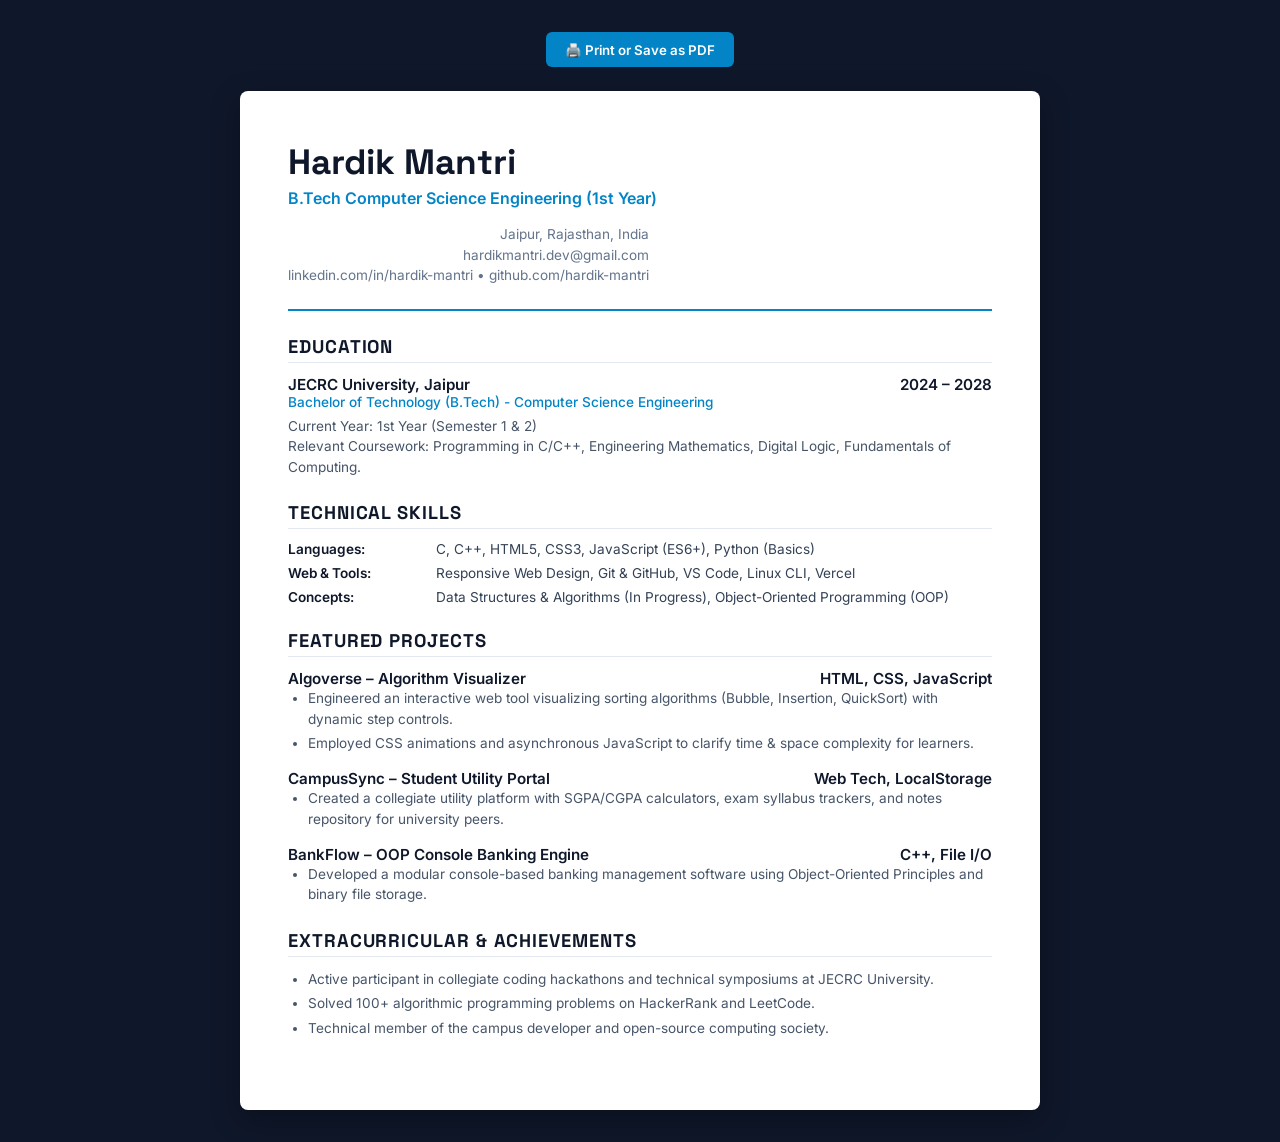
<file: assets/Hardik_Mantri_Resume.html>
<!DOCTYPE html>
<html lang="en">
<head>
  <meta charset="UTF-8">
  <meta name="viewport" content="width=device-width, initial-scale=1.0">
  <title>Hardik Mantri - Curriculum Vitae</title>
  <link rel="preconnect" href="https://fonts.googleapis.com">
  <link rel="preconnect" href="https://fonts.gstatic.com" crossorigin>
  <link href="https://fonts.googleapis.com/css2?family=Inter:wght@300;400;500;600;700&family=Space+Grotesk:wght@600;700&display=swap" rel="stylesheet">
  <style>
    * { box-sizing: border-box; margin: 0; padding: 0; }
    body { font-family: 'Inter', sans-serif; background: #0f172a; color: #334155; padding: 2rem 1rem; }
    .page { max-width: 800px; margin: 0 auto; background: #ffffff; padding: 3rem; border-radius: 8px; box-shadow: 0 10px 30px rgba(0,0,0,0.3); }
    header { border-bottom: 2px solid #0284c7; padding-bottom: 1.5rem; margin-bottom: 1.5rem; display: flex; justify-content: space-between; align-items: flex-end; flex-wrap: wrap; gap: 1rem; }
    h1 { font-family: 'Space Grotesk', sans-serif; font-size: 2.2rem; color: #0f172a; }
    .subtitle { color: #0284c7; font-weight: 600; font-size: 1rem; margin-top: 4px; }
    .contact-info { font-size: 0.85rem; color: #64748b; line-height: 1.5; text-align: right; }
    section { margin-bottom: 1.5rem; }
    h2 { font-family: 'Space Grotesk', sans-serif; font-size: 1.15rem; color: #0f172a; border-bottom: 1px solid #e2e8f0; padding-bottom: 4px; margin-bottom: 0.75rem; text-transform: uppercase; letter-spacing: 0.05em; }
    .entry { margin-bottom: 1rem; }
    .entry-header { display: flex; justify-content: space-between; font-weight: 600; color: #0f172a; font-size: 0.95rem; }
    .entry-sub { color: #0284c7; font-size: 0.85rem; font-weight: 500; margin-bottom: 0.35rem; }
    .entry-desc { font-size: 0.85rem; color: #475569; line-height: 1.5; }
    ul { padding-left: 1.25rem; font-size: 0.85rem; color: #475569; line-height: 1.5; }
    li { margin-bottom: 0.25rem; }
    .skills-grid { display: grid; grid-template-columns: 140px 1fr; gap: 0.5rem; font-size: 0.85rem; }
    .skill-type { font-weight: 600; color: #0f172a; }
    .actions-bar { text-align: center; margin-bottom: 1.5rem; }
    .btn-print { padding: 0.6rem 1.2rem; background: #0284c7; color: white; border: none; border-radius: 6px; cursor: pointer; font-weight: 600; font-family: inherit; }
    @media print {
      body { background: white; padding: 0; }
      .page { box-shadow: none; padding: 1.5rem; max-width: 100%; }
      .actions-bar { display: none; }
    }
  </style>
</head>
<body>
  <div class="actions-bar">
    <button class="btn-print" onclick="window.print()">🖨️ Print or Save as PDF</button>
  </div>
  <div class="page">
    <header>
      <div>
        <h1>Hardik Mantri</h1>
        <div class="subtitle">B.Tech Computer Science Engineering (1st Year)</div>
      </div>
      <div class="contact-info">
        Jaipur, Rajasthan, India<br>
        hardikmantri.dev@gmail.com<br>
        linkedin.com/in/hardik-mantri • github.com/hardik-mantri
      </div>
    </header>

    <section>
      <h2>Education</h2>
      <div class="entry">
        <div class="entry-header">
          <span>JECRC University, Jaipur</span>
          <span>2024 – 2028</span>
        </div>
        <div class="entry-sub">Bachelor of Technology (B.Tech) - Computer Science Engineering</div>
        <div class="entry-desc">
          Current Year: 1st Year (Semester 1 &amp; 2)<br>
          Relevant Coursework: Programming in C/C++, Engineering Mathematics, Digital Logic, Fundamentals of Computing.
        </div>
      </div>
    </section>

    <section>
      <h2>Technical Skills</h2>
      <div class="skills-grid">
        <div class="skill-type">Languages:</div>
        <div>C, C++, HTML5, CSS3, JavaScript (ES6+), Python (Basics)</div>
        <div class="skill-type">Web &amp; Tools:</div>
        <div>Responsive Web Design, Git &amp; GitHub, VS Code, Linux CLI, Vercel</div>
        <div class="skill-type">Concepts:</div>
        <div>Data Structures &amp; Algorithms (In Progress), Object-Oriented Programming (OOP)</div>
      </div>
    </section>

    <section>
      <h2>Featured Projects</h2>
      <div class="entry">
        <div class="entry-header">
          <span>Algoverse – Algorithm Visualizer</span>
          <span>HTML, CSS, JavaScript</span>
        </div>
        <ul>
          <li>Engineered an interactive web tool visualizing sorting algorithms (Bubble, Insertion, QuickSort) with dynamic step controls.</li>
          <li>Employed CSS animations and asynchronous JavaScript to clarify time &amp; space complexity for learners.</li>
        </ul>
      </div>

      <div class="entry">
        <div class="entry-header">
          <span>CampusSync – Student Utility Portal</span>
          <span>Web Tech, LocalStorage</span>
        </div>
        <ul>
          <li>Created a collegiate utility platform with SGPA/CGPA calculators, exam syllabus trackers, and notes repository for university peers.</li>
        </ul>
      </div>

      <div class="entry">
        <div class="entry-header">
          <span>BankFlow – OOP Console Banking Engine</span>
          <span>C++, File I/O</span>
        </div>
        <ul>
          <li>Developed a modular console-based banking management software using Object-Oriented Principles and binary file storage.</li>
        </ul>
      </div>
    </section>

    <section>
      <h2>Extracurricular &amp; Achievements</h2>
      <ul>
        <li>Active participant in collegiate coding hackathons and technical symposiums at JECRC University.</li>
        <li>Solved 100+ algorithmic programming problems on HackerRank and LeetCode.</li>
        <li>Technical member of the campus developer and open-source computing society.</li>
      </ul>
    </section>
  </div>
</body>
</html>
</file>
<file: css/style.css>
/* ==========================================================================
   HARDIK MANTRI - PORTFOLIO DESIGN SYSTEM & STYLESHEET
   Modern, Dark-First, Glassmorphic Design System
   ========================================================================== */

/* --- Google Fonts Import --- */
@import url('https://fonts.googleapis.com/css2?family=Inter:wght@300;400;500;600;700&family=JetBrains+Mono:wght@400;500;700&family=Space+Grotesk:wght@400;500;600;700&display=swap');

/* --- Design Tokens & CSS Variables --- */
:root {
  /* Color Palette - Dark Theme (Default) */
  --bg-primary: #070a13;
  --bg-secondary: #0d1322;
  --bg-tertiary: #141d33;
  --bg-card: rgba(16, 24, 43, 0.75);
  --bg-card-hover: rgba(22, 34, 60, 0.85);
  --bg-glass: rgba(13, 19, 34, 0.7);
  
  --border-color: rgba(255, 255, 255, 0.08);
  --border-color-hover: rgba(56, 189, 248, 0.35);
  --border-glow: rgba(56, 189, 248, 0.2);

  --text-primary: #f8fafc;
  --text-secondary: #94a3b8;
  --text-muted: #64748b;
  --text-accent: #38bdf8;

  /* Accent Colors */
  --accent-cyan: #38bdf8;
  --accent-blue: #2563eb;
  --accent-purple: #8b5cf6;
  --accent-violet: #a855f7;
  --accent-pink: #ec4899;
  --accent-emerald: #10b981;
  --accent-amber: #f59e0b;

  /* Gradients */
  --gradient-primary: linear-gradient(135deg, #38bdf8 0%, #8b5cf6 50%, #ec4899 100%);
  --gradient-secondary: linear-gradient(135deg, #0284c7 0%, #6366f1 100%);
  --gradient-subtle: linear-gradient(180deg, rgba(56, 189, 248, 0.12) 0%, rgba(139, 92, 246, 0.03) 100%);
  --gradient-card: linear-gradient(145deg, rgba(255, 255, 255, 0.04) 0%, rgba(255, 255, 255, 0.01) 100%);

  /* Typography */
  --font-heading: 'Space Grotesk', -apple-system, BlinkMacSystemFont, sans-serif;
  --font-body: 'Inter', -apple-system, BlinkMacSystemFont, sans-serif;
  --font-mono: 'JetBrains Mono', monospace;

  /* Shadows */
  --shadow-sm: 0 2px 8px rgba(0, 0, 0, 0.2);
  --shadow-md: 0 8px 24px rgba(0, 0, 0, 0.35);
  --shadow-lg: 0 16px 40px rgba(0, 0, 0, 0.45);
  --shadow-glow: 0 0 25px rgba(56, 189, 248, 0.25);
  --shadow-glow-purple: 0 0 30px rgba(139, 92, 246, 0.25);

  /* Layout & Spacing */
  --nav-height: 72px;
  --container-max: 1200px;
  --radius-sm: 8px;
  --radius-md: 14px;
  --radius-lg: 20px;
  --radius-full: 9999px;

  /* Transitions */
  --transition-fast: 0.15s ease;
  --transition-normal: 0.3s cubic-bezier(0.16, 1, 0.3, 1);
  --transition-slow: 0.5s cubic-bezier(0.16, 1, 0.3, 1);
}

/* --- Light Theme Variables --- */
[data-theme="light"] {
  --bg-primary: #f8fafc;
  --bg-secondary: #f1f5f9;
  --bg-tertiary: #e2e8f0;
  --bg-card: rgba(255, 255, 255, 0.85);
  --bg-card-hover: rgba(255, 255, 255, 0.95);
  --bg-glass: rgba(248, 250, 252, 0.85);

  --border-color: rgba(0, 0, 0, 0.08);
  --border-color-hover: rgba(37, 99, 235, 0.4);
  --border-glow: rgba(37, 99, 235, 0.15);

  --text-primary: #0f172a;
  --text-secondary: #475569;
  --text-muted: #64748b;
  --text-accent: #2563eb;

  --shadow-sm: 0 2px 8px rgba(0, 0, 0, 0.04);
  --shadow-md: 0 10px 25px rgba(0, 0, 0, 0.08);
  --shadow-lg: 0 20px 40px rgba(0, 0, 0, 0.12);
  --shadow-glow: 0 0 25px rgba(37, 99, 235, 0.15);
  --shadow-glow-purple: 0 0 25px rgba(124, 58, 237, 0.15);
}

/* --- Base & Reset --- */
*, *::before, *::after {
  box-sizing: border-box;
  margin: 0;
  padding: 0;
}

html {
  scroll-behavior: smooth;
  font-size: 16px;
  color-scheme: dark;
}

[data-theme="light"] html {
  color-scheme: light;
}

body {
  font-family: var(--font-body);
  background-color: var(--bg-primary);
  color: var(--text-primary);
  line-height: 1.6;
  min-height: 100vh;
  overflow-x: hidden;
  transition: background-color var(--transition-normal), color var(--transition-normal);
  position: relative;
}

a {
  color: inherit;
  text-decoration: none;
  transition: color var(--transition-fast);
}

button {
  font-family: inherit;
  cursor: pointer;
  border: none;
  background: none;
}

img, svg {
  display: block;
  max-width: 100%;
}

ul {
  list-style: none;
}

/* --- Ambient Background Glow --- */
.ambient-glow {
  position: fixed;
  top: 0;
  left: 0;
  width: 100vw;
  height: 100vh;
  pointer-events: none;
  z-index: 0;
  overflow: hidden;
}

.ambient-orb {
  position: absolute;
  border-radius: 50%;
  filter: blur(100px);
  opacity: 0.18;
  animation: floatOrb 18s ease-in-out infinite alternate;
}

[data-theme="light"] .ambient-orb {
  opacity: 0.12;
  filter: blur(80px);
}

.ambient-orb-1 {
  width: 550px;
  height: 550px;
  background: var(--accent-cyan);
  top: -150px;
  right: -100px;
}

.ambient-orb-2 {
  width: 600px;
  height: 600px;
  background: var(--accent-purple);
  bottom: 5%;
  left: -200px;
  animation-duration: 22s;
  animation-delay: -5s;
}

.ambient-orb-3 {
  width: 400px;
  height: 400px;
  background: var(--accent-pink);
  top: 45%;
  right: 10%;
  animation-duration: 15s;
  animation-delay: -2s;
}

@keyframes floatOrb {
  0% { transform: translate(0, 0) scale(1); }
  50% { transform: translate(40px, 30px) scale(1.08); }
  100% { transform: translate(-30px, 50px) scale(0.95); }
}

/* --- Canvas Particle Layer (Hero / Ambient) --- */
#bg-canvas {
  position: fixed;
  top: 0;
  left: 0;
  width: 100%;
  height: 100%;
  pointer-events: none;
  z-index: 1;
  opacity: 0.6;
}

/* --- Custom Cursor Glow --- */
.cursor-glow {
  position: fixed;
  width: 320px;
  height: 320px;
  background: radial-gradient(circle, rgba(56, 189, 248, 0.12) 0%, rgba(139, 92, 246, 0.05) 50%, transparent 70%);
  border-radius: 50%;
  pointer-events: none;
  transform: translate(-50%, -50%);
  z-index: 9999;
  transition: opacity 0.3s ease, transform 0.1s ease-out;
  mix-blend-mode: screen;
}

@media (pointer: coarse), (max-width: 768px) {
  .cursor-glow {
    display: none !important;
  }
}

/* --- Scroll Progress Bar --- */
.scroll-progress-bar {
  position: fixed;
  top: 0;
  left: 0;
  height: 3px;
  width: 0%;
  background: var(--gradient-primary);
  z-index: 1001;
  transition: width 0.05s linear;
}

/* --- Container Utility --- */
.container {
  width: 100%;
  max-width: var(--container-max);
  margin-left: auto;
  margin-right: auto;
  padding-left: 1.5rem;
  padding-right: 1.5rem;
  position: relative;
  z-index: 2;
}

/* --- Sticky Glassmorphic Navbar --- */
.navbar {
  position: fixed;
  top: 0;
  left: 0;
  width: 100%;
  height: var(--nav-height);
  background: var(--bg-glass);
  backdrop-filter: blur(16px);
  -webkit-backdrop-filter: blur(16px);
  border-bottom: 1px solid var(--border-color);
  z-index: 1000;
  transition: all var(--transition-normal);
}

.navbar.scrolled {
  box-shadow: var(--shadow-md);
  border-bottom-color: rgba(56, 189, 248, 0.2);
}

.nav-container {
  display: flex;
  align-items: center;
  justify-content: space-between;
  height: 100%;
}

.nav-brand {
  display: flex;
  align-items: center;
  gap: 0.75rem;
  font-family: var(--font-heading);
  font-weight: 700;
  font-size: 1.25rem;
  letter-spacing: -0.02em;
  color: var(--text-primary);
}

.brand-badge {
  display: inline-flex;
  align-items: center;
  justify-content: center;
  width: 36px;
  height: 36px;
  background: var(--gradient-primary);
  border-radius: var(--radius-sm);
  color: #fff;
  font-weight: 800;
  font-size: 0.95rem;
  box-shadow: 0 2px 10px rgba(56, 189, 248, 0.3);
}

.brand-text {
  display: flex;
  flex-direction: column;
}

.brand-title {
  line-height: 1.1;
  font-weight: 700;
}

.brand-sub {
  font-size: 0.7rem;
  font-family: var(--font-mono);
  color: var(--accent-cyan);
  font-weight: 500;
  letter-spacing: 0.05em;
  text-transform: uppercase;
}

.nav-links {
  display: flex;
  align-items: center;
  gap: 0.4rem;
}

.nav-link {
  position: relative;
  padding: 0.5rem 0.85rem;
  font-size: 0.9rem;
  font-weight: 500;
  color: var(--text-secondary);
  border-radius: var(--radius-sm);
  transition: all var(--transition-fast);
}

.nav-link:hover {
  color: var(--text-primary);
  background: rgba(255, 255, 255, 0.05);
}

.nav-link.active {
  color: var(--accent-cyan);
  font-weight: 600;
  background: rgba(56, 189, 248, 0.08);
}

.nav-link.active::after {
  content: '';
  position: absolute;
  bottom: 0;
  left: 20%;
  right: 20%;
  height: 2px;
  background: var(--gradient-primary);
  border-radius: var(--radius-full);
}

.nav-actions {
  display: flex;
  align-items: center;
  gap: 0.75rem;
}

/* Theme Toggle Button */
.theme-toggle-btn {
  display: inline-flex;
  align-items: center;
  justify-content: center;
  width: 40px;
  height: 40px;
  border-radius: var(--radius-sm);
  background: rgba(255, 255, 255, 0.05);
  border: 1px solid var(--border-color);
  color: var(--text-primary);
  transition: all var(--transition-normal);
}

.theme-toggle-btn:hover {
  background: rgba(56, 189, 248, 0.12);
  border-color: var(--accent-cyan);
  color: var(--accent-cyan);
  transform: rotate(15deg);
}

.theme-toggle-btn svg {
  width: 20px;
  height: 20px;
  stroke: currentColor;
}

/* Mobile Nav Toggle */
.mobile-nav-toggle {
  display: none;
  flex-direction: column;
  justify-content: center;
  align-items: center;
  width: 42px;
  height: 42px;
  border-radius: var(--radius-sm);
  background: rgba(255, 255, 255, 0.05);
  border: 1px solid var(--border-color);
  gap: 5px;
  padding: 0;
  z-index: 1002;
}

.hamburger-line {
  width: 22px;
  height: 2px;
  background-color: var(--text-primary);
  border-radius: 2px;
  transition: all var(--transition-normal);
}

.mobile-nav-toggle.open .hamburger-line:nth-child(1) {
  transform: translateY(7px) rotate(45deg);
}

.mobile-nav-toggle.open .hamburger-line:nth-child(2) {
  opacity: 0;
}

.mobile-nav-toggle.open .hamburger-line:nth-child(3) {
  transform: translateY(-7px) rotate(-45deg);
}

/* Mobile Drawer Overlay */
.mobile-nav-overlay {
  display: none;
  position: fixed;
  inset: 0;
  background: rgba(0, 0, 0, 0.6);
  backdrop-filter: blur(8px);
  z-index: 998;
  opacity: 0;
  transition: opacity var(--transition-normal);
}

.mobile-nav-overlay.active {
  display: block;
  opacity: 1;
}

.mobile-nav-menu {
  display: none;
  position: fixed;
  top: var(--nav-height);
  right: -100%;
  width: min(320px, 85vw);
  height: calc(100vh - var(--nav-height));
  background: var(--bg-secondary);
  border-left: 1px solid var(--border-color);
  padding: 2rem 1.5rem;
  flex-direction: column;
  gap: 1rem;
  z-index: 999;
  transition: right var(--transition-normal);
  overflow-y: auto;
}

.mobile-nav-menu.active {
  right: 0;
}

.mobile-nav-menu .nav-link {
  font-size: 1.05rem;
  padding: 0.85rem 1rem;
  border-radius: var(--radius-md);
  border: 1px solid transparent;
}

.mobile-nav-menu .nav-link:hover,
.mobile-nav-menu .nav-link.active {
  background: rgba(56, 189, 248, 0.1);
  border-color: rgba(56, 189, 248, 0.2);
}

/* --- Typography & Global Components --- */
h1, h2, h3, h4, h5, h6 {
  font-family: var(--font-heading);
  color: var(--text-primary);
  line-height: 1.25;
  font-weight: 700;
}

.gradient-text {
  background: var(--gradient-primary);
  -webkit-background-clip: text;
  -webkit-text-fill-color: transparent;
  display: inline-block;
}

.section-padding {
  padding: 5rem 0;
}

.page-header {
  padding: 7.5rem 0 3.5rem;
  text-align: center;
  position: relative;
}

.page-badge {
  display: inline-flex;
  align-items: center;
  gap: 0.5rem;
  padding: 0.4rem 1rem;
  border-radius: var(--radius-full);
  background: rgba(56, 189, 248, 0.08);
  border: 1px solid rgba(56, 189, 248, 0.25);
  color: var(--accent-cyan);
  font-size: 0.825rem;
  font-weight: 600;
  font-family: var(--font-mono);
  margin-bottom: 1rem;
  letter-spacing: 0.03em;
  text-transform: uppercase;
}

.page-title {
  font-size: clamp(2.2rem, 5vw, 3.5rem);
  letter-spacing: -0.03em;
  margin-bottom: 1rem;
}

.page-description {
  max-width: 680px;
  margin: 0 auto;
  color: var(--text-secondary);
  font-size: 1.1rem;
}

/* --- Buttons --- */
.btn {
  display: inline-flex;
  align-items: center;
  justify-content: center;
  gap: 0.6rem;
  padding: 0.85rem 1.6rem;
  font-size: 0.95rem;
  font-weight: 600;
  border-radius: var(--radius-md);
  transition: all var(--transition-normal);
  text-decoration: none;
  cursor: pointer;
}

.btn svg {
  width: 18px;
  height: 18px;
  transition: transform var(--transition-fast);
}

.btn:hover svg {
  transform: translateX(3px);
}

.btn-primary {
  background: var(--gradient-primary);
  color: #ffffff;
  box-shadow: 0 4px 18px rgba(56, 189, 248, 0.35);
  border: 1px solid rgba(255, 255, 255, 0.2);
}

.btn-primary:hover {
  box-shadow: 0 6px 28px rgba(56, 189, 248, 0.55);
  transform: translateY(-2px);
}

.btn-secondary {
  background: rgba(255, 255, 255, 0.05);
  color: var(--text-primary);
  border: 1px solid var(--border-color);
  backdrop-filter: blur(8px);
}

.btn-secondary:hover {
  background: rgba(255, 255, 255, 0.1);
  border-color: var(--accent-cyan);
  color: var(--accent-cyan);
  transform: translateY(-2px);
  box-shadow: var(--shadow-sm);
}

.btn-outline {
  border: 1px solid rgba(56, 189, 248, 0.4);
  color: var(--accent-cyan);
  background: rgba(56, 189, 248, 0.05);
}

.btn-outline:hover {
  background: var(--accent-cyan);
  color: #070a13;
  transform: translateY(-2px);
  box-shadow: var(--shadow-glow);
}

.btn-sm {
  padding: 0.5rem 1rem;
  font-size: 0.825rem;
  border-radius: var(--radius-sm);
}

/* --- Glassmorphic Card Style --- */
.glass-card {
  background: var(--bg-card);
  backdrop-filter: blur(14px);
  -webkit-backdrop-filter: blur(14px);
  border: 1px solid var(--border-color);
  border-radius: var(--radius-lg);
  padding: 2rem;
  transition: all var(--transition-normal);
  position: relative;
  overflow: hidden;
}

.glass-card::before {
  content: '';
  position: absolute;
  top: 0;
  left: 0;
  right: 0;
  height: 1px;
  background: linear-gradient(90deg, transparent, rgba(255, 255, 255, 0.15), transparent);
}

.glass-card:hover {
  background: var(--bg-card-hover);
  border-color: var(--border-color-hover);
  transform: translateY(-4px);
  box-shadow: var(--shadow-md), var(--shadow-glow);
}

/* --- Scroll Reveal Animations --- */
.reveal-on-scroll {
  opacity: 0;
  transform: translateY(28px);
  transition: opacity 0.8s cubic-bezier(0.16, 1, 0.3, 1), transform 0.8s cubic-bezier(0.16, 1, 0.3, 1);
  will-change: opacity, transform;
}

.reveal-on-scroll.revealed {
  opacity: 1;
  transform: translateY(0);
}

.reveal-delay-1 { transition-delay: 0.1s; }
.reveal-delay-2 { transition-delay: 0.2s; }
.reveal-delay-3 { transition-delay: 0.3s; }
.reveal-delay-4 { transition-delay: 0.4s; }

/* ==========================================================================
   HOMEPAGE (HERO SECTION & HIGHLIGHTS)
   ========================================================================== */
.hero-section {
  min-height: 100vh;
  display: flex;
  align-items: center;
  position: relative;
  padding: calc(var(--nav-height) + 3rem) 0 4rem;
}

.hero-grid {
  display: grid;
  grid-template-columns: 1.2fr 0.8fr;
  align-items: center;
  gap: 3.5rem;
}

.status-pill {
  display: inline-flex;
  align-items: center;
  gap: 0.6rem;
  padding: 0.4rem 1.1rem;
  border-radius: var(--radius-full);
  background: rgba(16, 185, 129, 0.1);
  border: 1px solid rgba(16, 185, 129, 0.25);
  color: var(--accent-emerald);
  font-size: 0.85rem;
  font-weight: 600;
  margin-bottom: 1.5rem;
}

.status-dot {
  width: 8px;
  height: 8px;
  border-radius: 50%;
  background-color: var(--accent-emerald);
  box-shadow: 0 0 10px var(--accent-emerald);
  animation: pulseDot 2s infinite;
}

@keyframes pulseDot {
  0%, 100% { opacity: 1; transform: scale(1); }
  50% { opacity: 0.4; transform: scale(0.85); }
}

.hero-title {
  font-size: clamp(2.8rem, 6vw, 4.4rem);
  font-weight: 700;
  letter-spacing: -0.03em;
  line-height: 1.1;
  margin-bottom: 1.25rem;
}

.hero-typewriter {
  font-family: var(--font-heading);
  font-size: clamp(1.4rem, 3vw, 2.1rem);
  font-weight: 600;
  color: var(--text-secondary);
  margin-bottom: 1.25rem;
  display: flex;
  align-items: center;
  gap: 0.5rem;
  flex-wrap: wrap;
}

.typewriter-text {
  color: var(--accent-cyan);
  border-bottom: 2px solid var(--accent-purple);
  padding-bottom: 2px;
}

.typewriter-cursor {
  display: inline-block;
  width: 3px;
  height: 1.3em;
  background-color: var(--accent-cyan);
  margin-left: 2px;
  animation: blinkCursor 0.8s infinite;
}

@keyframes blinkCursor {
  0%, 100% { opacity: 1; }
  50% { opacity: 0; }
}

.hero-bio {
  font-size: 1.15rem;
  color: var(--text-secondary);
  line-height: 1.7;
  margin-bottom: 2rem;
  max-width: 580px;
}

.hero-actions {
  display: flex;
  align-items: center;
  gap: 1rem;
  flex-wrap: wrap;
  margin-bottom: 2.5rem;
}

/* Quick Stats Bar in Hero */
.hero-stats-row {
  display: grid;
  grid-template-columns: repeat(3, 1fr);
  gap: 1.25rem;
  padding-top: 1.5rem;
  border-top: 1px solid var(--border-color);
}

.stat-item {
  display: flex;
  flex-direction: column;
}

.stat-number {
  font-family: var(--font-heading);
  font-size: 1.6rem;
  font-weight: 700;
  color: var(--text-primary);
  letter-spacing: -0.02em;
}

.stat-label {
  font-size: 0.8rem;
  color: var(--text-muted);
  text-transform: uppercase;
  letter-spacing: 0.05em;
  font-weight: 600;
}

/* Hero Visual & Code Card Showcase */
.hero-visual-card {
  position: relative;
}

.code-mockup-window {
  background: var(--bg-secondary);
  border: 1px solid var(--border-color);
  border-radius: var(--radius-lg);
  overflow: hidden;
  box-shadow: var(--shadow-lg), var(--shadow-glow-purple);
  transition: all var(--transition-normal);
}

.code-mockup-window:hover {
  border-color: rgba(139, 92, 246, 0.4);
  transform: translateY(-4px);
}

.window-header {
  display: flex;
  align-items: center;
  justify-content: space-between;
  padding: 0.85rem 1.25rem;
  background: rgba(0, 0, 0, 0.25);
  border-bottom: 1px solid var(--border-color);
}

.window-dots {
  display: flex;
  gap: 7px;
}

.dot {
  width: 11px;
  height: 11px;
  border-radius: 50%;
}

.dot-red { background: #ef4444; }
.dot-yellow { background: #f59e0b; }
.dot-green { background: #10b981; }

.window-title {
  font-family: var(--font-mono);
  font-size: 0.8rem;
  color: var(--text-muted);
}

.code-mockup-body {
  padding: 1.5rem;
  font-family: var(--font-mono);
  font-size: 0.875rem;
  line-height: 1.7;
  overflow-x: auto;
}

.code-comment { color: #64748b; }
.code-keyword { color: #ec4899; }
.code-string { color: #38bdf8; }
.code-var { color: #f8fafc; }
.code-prop { color: #c084fc; }
.code-func { color: #34d399; }

/* Floating Tech Badges */
.floating-badge {
  position: absolute;
  padding: 0.6rem 1.1rem;
  border-radius: var(--radius-md);
  background: var(--bg-card);
  backdrop-filter: blur(12px);
  border: 1px solid var(--border-color);
  box-shadow: var(--shadow-md);
  display: flex;
  align-items: center;
  gap: 0.5rem;
  font-size: 0.825rem;
  font-weight: 600;
  animation: floatBadge 6s ease-in-out infinite alternate;
}

.badge-top {
  top: -20px;
  right: -15px;
  animation-delay: -1s;
}

.badge-bottom {
  bottom: -20px;
  left: -15px;
  animation-delay: -3.5s;
}

@keyframes floatBadge {
  0% { transform: translateY(0); }
  100% { transform: translateY(-12px); }
}

/* ==========================================================================
   ABOUT PAGE
   ========================================================================== */
.about-grid {
  display: grid;
  grid-template-columns: 1.2fr 0.8fr;
  gap: 2.5rem;
  align-items: start;
}

.about-story-card {
  padding: 2.5rem;
}

.about-story-card h3 {
  font-size: 1.6rem;
  margin-bottom: 1.25rem;
}

.about-story-card p {
  color: var(--text-secondary);
  font-size: 1.05rem;
  line-height: 1.75;
  margin-bottom: 1.25rem;
}

.interests-grid {
  display: grid;
  grid-template-columns: repeat(auto-fit, minmax(220px, 1fr));
  gap: 1rem;
  margin-top: 1.5rem;
}

.interest-pill {
  display: flex;
  align-items: center;
  gap: 0.75rem;
  padding: 1rem;
  background: rgba(255, 255, 255, 0.03);
  border: 1px solid var(--border-color);
  border-radius: var(--radius-md);
  font-size: 0.95rem;
  font-weight: 500;
  transition: all var(--transition-fast);
}

.interest-pill:hover {
  background: rgba(56, 189, 248, 0.08);
  border-color: var(--accent-cyan);
  transform: translateY(-2px);
}

.interest-icon {
  font-size: 1.4rem;
}

/* Timeline Education Block */
.education-card {
  padding: 2rem;
}

.education-header {
  display: flex;
  align-items: flex-start;
  gap: 1rem;
  margin-bottom: 1.5rem;
}

.education-logo-badge {
  width: 52px;
  height: 52px;
  border-radius: var(--radius-md);
  background: var(--gradient-primary);
  display: flex;
  align-items: center;
  justify-content: center;
  color: white;
  font-weight: 700;
  font-size: 1.3rem;
  box-shadow: 0 4px 15px rgba(56, 189, 248, 0.3);
  flex-shrink: 0;
}

.education-title {
  font-size: 1.25rem;
  margin-bottom: 0.25rem;
}

.education-place {
  color: var(--accent-cyan);
  font-size: 0.95rem;
  font-weight: 600;
}

.education-date {
  font-family: var(--font-mono);
  font-size: 0.8rem;
  color: var(--text-muted);
}

.coursework-tags {
  display: flex;
  flex-wrap: wrap;
  gap: 0.5rem;
  margin-top: 1.25rem;
}

.tag {
  display: inline-block;
  padding: 0.3rem 0.75rem;
  border-radius: var(--radius-full);
  background: rgba(255, 255, 255, 0.05);
  border: 1px solid var(--border-color);
  font-size: 0.8rem;
  color: var(--text-secondary);
}

/* Radar / Now Learning Widget */
.now-learning-box {
  margin-top: 2rem;
  padding: 1.75rem;
  background: linear-gradient(135deg, rgba(56, 189, 248, 0.08) 0%, rgba(139, 92, 246, 0.08) 100%);
  border: 1px solid rgba(56, 189, 248, 0.2);
  border-radius: var(--radius-lg);
}

.learning-item {
  display: flex;
  align-items: center;
  justify-content: space-between;
  padding: 0.75rem 0;
  border-bottom: 1px solid rgba(255, 255, 255, 0.05);
}

.learning-item:last-child {
  border-bottom: none;
}

/* ==========================================================================
   SKILLS PAGE
   ========================================================================== */
.skills-section-grid {
  display: grid;
  grid-template-columns: repeat(auto-fit, minmax(320px, 1fr));
  gap: 2rem;
}

.skill-group-card {
  padding: 2.25rem;
}

.group-header {
  display: flex;
  align-items: center;
  gap: 0.85rem;
  margin-bottom: 1.75rem;
  padding-bottom: 1rem;
  border-bottom: 1px solid var(--border-color);
}

.group-icon {
  width: 44px;
  height: 44px;
  border-radius: var(--radius-md);
  background: rgba(56, 189, 248, 0.12);
  display: flex;
  align-items: center;
  justify-content: center;
  color: var(--accent-cyan);
}

.group-icon svg {
  width: 22px;
  height: 22px;
}

.group-title {
  font-size: 1.35rem;
}

.skill-list {
  display: flex;
  flex-direction: column;
  gap: 1.25rem;
}

.skill-item-info {
  display: flex;
  justify-content: space-between;
  margin-bottom: 0.4rem;
  font-size: 0.925rem;
  font-weight: 500;
}

.skill-progress-track {
  width: 100%;
  height: 8px;
  background: rgba(255, 255, 255, 0.08);
  border-radius: var(--radius-full);
  overflow: hidden;
  position: relative;
}

.skill-progress-fill {
  height: 100%;
  border-radius: var(--radius-full);
  background: var(--gradient-primary);
  position: relative;
  transition: width 1.2s cubic-bezier(0.16, 1, 0.3, 1);
}

.skill-badge-grid {
  display: flex;
  flex-wrap: wrap;
  gap: 0.75rem;
}

.skill-pill {
  display: inline-flex;
  align-items: center;
  gap: 0.5rem;
  padding: 0.55rem 1rem;
  background: rgba(255, 255, 255, 0.04);
  border: 1px solid var(--border-color);
  border-radius: var(--radius-md);
  font-size: 0.875rem;
  font-weight: 500;
  transition: all var(--transition-fast);
}

.skill-pill:hover {
  background: rgba(56, 189, 248, 0.1);
  border-color: var(--accent-cyan);
  color: var(--accent-cyan);
  transform: translateY(-2px);
}

/* ==========================================================================
   PROJECTS PAGE
   ========================================================================== */
.projects-filter-bar {
  display: flex;
  align-items: center;
  justify-content: center;
  gap: 0.75rem;
  margin-bottom: 3rem;
  flex-wrap: wrap;
}

.filter-btn {
  padding: 0.6rem 1.4rem;
  border-radius: var(--radius-full);
  background: rgba(255, 255, 255, 0.04);
  border: 1px solid var(--border-color);
  color: var(--text-secondary);
  font-size: 0.9rem;
  font-weight: 600;
  transition: all var(--transition-fast);
  cursor: pointer;
}

.filter-btn:hover {
  color: var(--text-primary);
  background: rgba(255, 255, 255, 0.08);
}

.filter-btn.active {
  background: var(--gradient-primary);
  color: #fff;
  border-color: transparent;
  box-shadow: 0 4px 15px rgba(56, 189, 248, 0.35);
}

.projects-grid {
  display: grid;
  grid-template-columns: repeat(auto-fill, minmax(360px, 1fr));
  gap: 2.25rem;
}

.project-card {
  display: flex;
  flex-direction: column;
  padding: 0;
  overflow: hidden;
}

.project-image-box {
  width: 100%;
  height: 220px;
  position: relative;
  background: var(--bg-tertiary);
  overflow: hidden;
}

.project-preview-svg {
  width: 100%;
  height: 100%;
  object-fit: cover;
  transition: transform 0.5s ease;
}

.project-card:hover .project-preview-svg {
  transform: scale(1.05);
}

.project-badge-overlay {
  position: absolute;
  top: 1rem;
  right: 1rem;
  background: rgba(7, 10, 19, 0.85);
  backdrop-filter: blur(8px);
  padding: 0.3rem 0.8rem;
  border-radius: var(--radius-full);
  font-size: 0.75rem;
  font-family: var(--font-mono);
  font-weight: 600;
  color: var(--accent-cyan);
  border: 1px solid rgba(56, 189, 248, 0.25);
}

.project-content {
  padding: 1.75rem;
  display: flex;
  flex-direction: column;
  flex-grow: 1;
}

.project-title {
  font-size: 1.35rem;
  margin-bottom: 0.6rem;
  display: flex;
  align-items: center;
  justify-content: space-between;
}

.project-desc {
  color: var(--text-secondary);
  font-size: 0.95rem;
  line-height: 1.6;
  margin-bottom: 1.25rem;
  flex-grow: 1;
}

.project-tags {
  display: flex;
  flex-wrap: wrap;
  gap: 0.45rem;
  margin-bottom: 1.5rem;
}

.project-tag {
  font-size: 0.75rem;
  padding: 0.25rem 0.65rem;
  border-radius: var(--radius-sm);
  background: rgba(56, 189, 248, 0.08);
  color: var(--accent-cyan);
  font-family: var(--font-mono);
}

.project-actions {
  display: flex;
  align-items: center;
  gap: 0.75rem;
  padding-top: 1rem;
  border-top: 1px solid var(--border-color);
}

/* ==========================================================================
   JOURNEY & ROADMAP PAGE
   ========================================================================== */
.roadmap-container {
  max-width: 860px;
  margin: 0 auto;
  position: relative;
  padding: 2rem 0;
}

/* Vertical Central Timeline Track */
.roadmap-track {
  position: absolute;
  top: 0;
  bottom: 0;
  left: 32px;
  width: 3px;
  background: linear-gradient(180deg, var(--accent-cyan) 0%, var(--accent-purple) 60%, rgba(255,255,255,0.1) 100%);
  border-radius: 2px;
}

@media (min-width: 768px) {
  .roadmap-track {
    left: 50%;
    transform: translateX(-50%);
  }
}

.timeline-milestone {
  position: relative;
  margin-bottom: 3.5rem;
  display: flex;
  flex-direction: column;
}

@media (min-width: 768px) {
  .timeline-milestone {
    flex-direction: row;
    align-items: center;
  }

  .timeline-milestone:nth-child(even) {
    flex-direction: row-reverse;
  }
}

.milestone-node {
  position: absolute;
  left: 32px;
  transform: translateX(-50%);
  width: 48px;
  height: 48px;
  border-radius: 50%;
  background: var(--bg-secondary);
  border: 3px solid var(--accent-cyan);
  display: flex;
  align-items: center;
  justify-content: center;
  color: var(--accent-cyan);
  font-weight: 700;
  font-size: 1rem;
  z-index: 3;
  box-shadow: 0 0 20px rgba(56, 189, 248, 0.4);
}

.timeline-milestone.active .milestone-node {
  border-color: var(--accent-emerald);
  color: var(--accent-emerald);
  box-shadow: 0 0 25px rgba(16, 185, 129, 0.5);
  animation: pulseDot 2s infinite;
}

@media (min-width: 768px) {
  .milestone-node {
    left: 50%;
  }
}

.milestone-card {
  margin-left: 70px;
  width: calc(100% - 70px);
}

@media (min-width: 768px) {
  .milestone-card {
    margin-left: 0;
    width: calc(50% - 45px);
  }

  .timeline-milestone:nth-child(odd) .milestone-card {
    margin-right: auto;
  }

  .timeline-milestone:nth-child(even) .milestone-card {
    margin-left: auto;
  }
}

.milestone-status {
  display: inline-flex;
  align-items: center;
  gap: 0.4rem;
  font-size: 0.78rem;
  font-weight: 700;
  text-transform: uppercase;
  font-family: var(--font-mono);
  margin-bottom: 0.75rem;
  padding: 0.25rem 0.75rem;
  border-radius: var(--radius-full);
}

.status-active-badge {
  background: rgba(16, 185, 129, 0.15);
  color: var(--accent-emerald);
  border: 1px solid rgba(16, 185, 129, 0.3);
}

.status-next-badge {
  background: rgba(56, 189, 248, 0.15);
  color: var(--accent-cyan);
  border: 1px solid rgba(56, 189, 248, 0.3);
}

.status-future-badge {
  background: rgba(139, 92, 246, 0.15);
  color: var(--accent-purple);
  border: 1px solid rgba(139, 92, 246, 0.3);
}

.milestone-year {
  font-size: 1.45rem;
  margin-bottom: 0.35rem;
}

.milestone-focus {
  color: var(--accent-cyan);
  font-weight: 600;
  font-size: 1rem;
  margin-bottom: 0.75rem;
}

.milestone-checklist {
  margin-top: 1rem;
  display: flex;
  flex-direction: column;
  gap: 0.5rem;
}

.checklist-item {
  display: flex;
  align-items: flex-start;
  gap: 0.6rem;
  font-size: 0.9rem;
  color: var(--text-secondary);
}

.checklist-item svg {
  width: 16px;
  height: 16px;
  color: var(--accent-cyan);
  flex-shrink: 0;
  margin-top: 3px;
}

/* ==========================================================================
   ACHIEVEMENTS & CERTIFICATES PAGE
   ========================================================================== */
.achievements-grid {
  display: grid;
  grid-template-columns: repeat(auto-fill, minmax(340px, 1fr));
  gap: 2rem;
}

.achievement-card {
  display: flex;
  flex-direction: column;
  padding: 2rem;
}

.achievement-icon-box {
  width: 54px;
  height: 54px;
  border-radius: var(--radius-md);
  background: linear-gradient(135deg, rgba(56, 189, 248, 0.15) 0%, rgba(139, 92, 246, 0.15) 100%);
  border: 1px solid rgba(56, 189, 248, 0.3);
  display: flex;
  align-items: center;
  justify-content: center;
  color: var(--accent-cyan);
  margin-bottom: 1.25rem;
}

.achievement-icon-box svg {
  width: 26px;
  height: 26px;
}

.achievement-title {
  font-size: 1.25rem;
  margin-bottom: 0.4rem;
}

.achievement-issuer {
  color: var(--accent-cyan);
  font-size: 0.9rem;
  font-weight: 600;
  margin-bottom: 0.75rem;
}

.achievement-desc {
  color: var(--text-secondary);
  font-size: 0.925rem;
  line-height: 1.6;
  margin-bottom: 1.5rem;
  flex-grow: 1;
}

.achievement-meta {
  display: flex;
  align-items: center;
  justify-content: space-between;
  padding-top: 1rem;
  border-top: 1px solid var(--border-color);
  font-size: 0.825rem;
  font-family: var(--font-mono);
  color: var(--text-muted);
}

/* ==========================================================================
   CONTACT PAGE
   ========================================================================== */
.contact-layout {
  display: grid;
  grid-template-columns: 0.9fr 1.1fr;
  gap: 3rem;
  align-items: start;
}

.contact-info-panel {
  display: flex;
  flex-direction: column;
  gap: 1.5rem;
}

.contact-card {
  display: flex;
  align-items: center;
  gap: 1.25rem;
  padding: 1.25rem 1.5rem;
  background: var(--bg-card);
  border: 1px solid var(--border-color);
  border-radius: var(--radius-md);
  transition: all var(--transition-normal);
}

.contact-card:hover {
  border-color: var(--accent-cyan);
  background: var(--bg-card-hover);
  transform: translateX(6px);
}

.contact-card-icon {
  width: 48px;
  height: 48px;
  border-radius: var(--radius-sm);
  background: rgba(56, 189, 248, 0.1);
  display: flex;
  align-items: center;
  justify-content: center;
  color: var(--accent-cyan);
  flex-shrink: 0;
}

.contact-card-icon svg {
  width: 22px;
  height: 22px;
}

.contact-card-label {
  font-size: 0.8rem;
  color: var(--text-muted);
  text-transform: uppercase;
  font-family: var(--font-mono);
  letter-spacing: 0.05em;
}

.contact-card-val {
  font-weight: 600;
  font-size: 1rem;
  color: var(--text-primary);
}

/* Contact Form */
.contact-form-card {
  padding: 2.75rem;
}

.form-group {
  margin-bottom: 1.5rem;
}

.form-label {
  display: block;
  font-size: 0.875rem;
  font-weight: 600;
  margin-bottom: 0.5rem;
  color: var(--text-primary);
}

.form-control {
  width: 100%;
  padding: 0.95rem 1.25rem;
  background: rgba(255, 255, 255, 0.03);
  border: 1px solid var(--border-color);
  border-radius: var(--radius-md);
  color: var(--text-primary);
  font-family: inherit;
  font-size: 0.95rem;
  transition: all var(--transition-fast);
}

.form-control:focus {
  outline: none;
  border-color: var(--accent-cyan);
  background: rgba(56, 189, 248, 0.03);
  box-shadow: 0 0 0 3px rgba(56, 189, 248, 0.15);
}

textarea.form-control {
  min-height: 140px;
  resize: vertical;
}

/* Toast Notification */
.toast-notice {
  position: fixed;
  bottom: 2rem;
  right: 2rem;
  background: var(--bg-secondary);
  border: 1px solid var(--accent-emerald);
  padding: 1rem 1.5rem;
  border-radius: var(--radius-md);
  box-shadow: var(--shadow-lg);
  color: var(--text-primary);
  display: flex;
  align-items: center;
  gap: 0.75rem;
  z-index: 9999;
  transform: translateY(100px);
  opacity: 0;
  transition: all var(--transition-normal);
}

.toast-notice.show {
  transform: translateY(0);
  opacity: 1;
}

/* ==========================================================================
   SHARED FOOTER & BACK TO TOP
   ========================================================================== */
.footer {
  background: var(--bg-secondary);
  border-top: 1px solid var(--border-color);
  padding: 4.5rem 0 2rem;
  position: relative;
  z-index: 2;
  margin-top: 5rem;
}

.footer-grid {
  display: grid;
  grid-template-columns: 1.5fr 1fr 1fr 1fr;
  gap: 2.5rem;
  margin-bottom: 3.5rem;
}

.footer-brand-desc {
  color: var(--text-secondary);
  font-size: 0.95rem;
  margin-top: 1rem;
  line-height: 1.6;
  max-width: 320px;
}

.footer-heading {
  font-size: 1.05rem;
  font-weight: 700;
  margin-bottom: 1.25rem;
  letter-spacing: -0.01em;
}

.footer-links {
  display: flex;
  flex-direction: column;
  gap: 0.75rem;
}

.footer-link {
  color: var(--text-secondary);
  font-size: 0.925rem;
  transition: color var(--transition-fast);
}

.footer-link:hover {
  color: var(--accent-cyan);
  padding-left: 4px;
}

.social-icons-row {
  display: flex;
  align-items: center;
  gap: 0.75rem;
}

.social-icon-btn {
  width: 40px;
  height: 40px;
  border-radius: var(--radius-sm);
  background: rgba(255, 255, 255, 0.04);
  border: 1px solid var(--border-color);
  display: flex;
  align-items: center;
  justify-content: center;
  color: var(--text-secondary);
  transition: all var(--transition-fast);
}

.social-icon-btn:hover {
  color: var(--accent-cyan);
  border-color: var(--accent-cyan);
  background: rgba(56, 189, 248, 0.1);
  transform: translateY(-3px);
}

.social-icon-btn svg {
  width: 18px;
  height: 18px;
}

.footer-bottom {
  display: flex;
  align-items: center;
  justify-content: space-between;
  padding-top: 2rem;
  border-top: 1px solid var(--border-color);
  font-size: 0.875rem;
  color: var(--text-muted);
  flex-wrap: wrap;
  gap: 1rem;
}

/* Back to Top Floating Button */
.back-to-top {
  position: fixed;
  bottom: 5.5rem;
  right: 2rem;
  width: 48px;
  height: 48px;
  border-radius: 50%;
  background: var(--bg-secondary);
  border: 1px solid var(--border-color);
  color: var(--text-primary);
  display: flex;
  align-items: center;
  justify-content: center;
  box-shadow: var(--shadow-md);
  z-index: 990;
  opacity: 0;
  visibility: hidden;
  transform: translateY(20px);
  transition: all var(--transition-normal);
  cursor: pointer;
}

.back-to-top.visible {
  opacity: 1;
  visibility: visible;
  transform: translateY(0);
}

.back-to-top:hover {
  background: var(--gradient-primary);
  color: #fff;
  border-color: transparent;
  box-shadow: 0 0 20px rgba(56, 189, 248, 0.5);
  transform: translateY(-4px);
}

/* ==========================================================================
   RESPONSIVE MEDIA QUERIES
   ========================================================================== */
@media (max-width: 1024px) {
  .hero-grid,
  .about-grid,
  .contact-layout {
    grid-template-columns: 1fr;
    gap: 3rem;
  }

  .footer-grid {
    grid-template-columns: 1fr 1fr;
  }
}

@media (max-width: 768px) {
  .nav-links, .nav-actions .btn-sm {
    display: none;
  }

  .mobile-nav-toggle {
    display: flex;
  }

  .section-padding {
    padding: 3.5rem 0;
  }

  .page-header {
    padding: 6rem 0 2.5rem;
  }

  .hero-stats-row {
    grid-template-columns: 1fr;
    gap: 1rem;
  }

  .projects-grid,
  .skills-section-grid,
  .achievements-grid {
    grid-template-columns: 1fr;
  }

  .footer-grid {
    grid-template-columns: 1fr;
    gap: 2rem;
  }

  .footer-bottom {
    flex-direction: column;
    text-align: center;
  }
}
</file>
